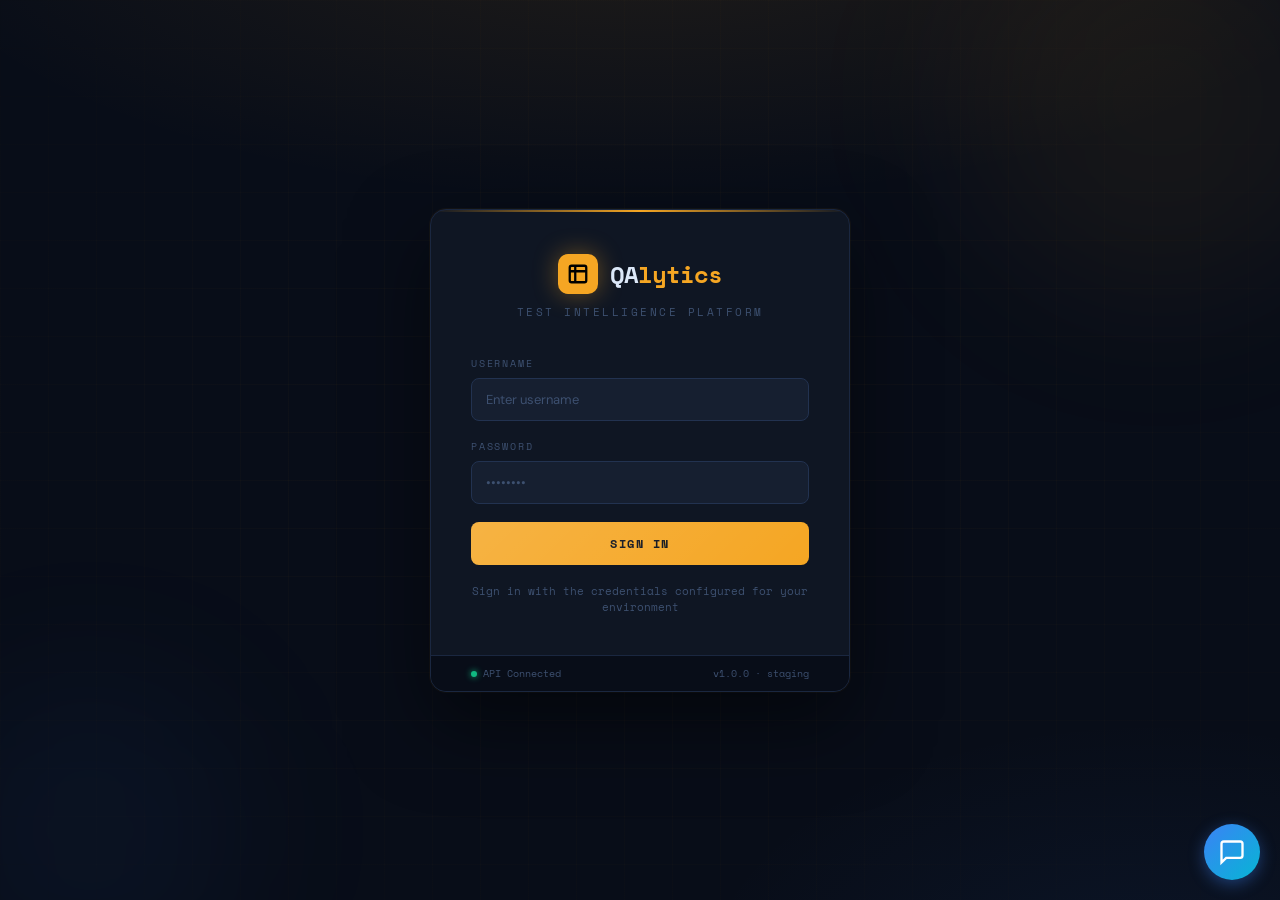
<file: frontend/index.html>
<!DOCTYPE html>
<html lang="en">

<head>
  <meta charset="UTF-8" />
  <meta name="viewport" content="width=device-width,initial-scale=1.0" />
  <title>QAlytics — Test Intelligence Platform</title>
  <link rel="preconnect" href="https://fonts.googleapis.com" />
  <link
    href="https://fonts.googleapis.com/css2?family=Space+Mono:wght@400;700&family=DM+Sans:opsz,wght@9..40,300;9..40,400;9..40,500;9..40,600;9..40,700&display=swap"
    rel="stylesheet" />
  <style>
    /* ═══════════════════════════════════════════════
   DESIGN TOKENS
═══════════════════════════════════════════════ */
    :root {
      --bg: #080d18;
      --bg2: #0f1623;
      --bg3: #161f30;
      --bg4: #1c2840;
      --border: #1a2740;
      --border2: #223250;
      --text: #dce8f8;
      --text2: #7a91b3;
      --text3: #3d5070;
      --amber: #f5a623;
      --amber2: #fbbf24;
      --amber-glow: rgba(245, 166, 35, .15);
      --green: #10b981;
      --green-dim: rgba(16, 185, 129, .12);
      --red: #f43f5e;
      --red-dim: rgba(244, 63, 94, .12);
      --blue: #3b82f6;
      --blue-dim: rgba(59, 130, 246, .12);
      --cyan: #06b6d4;
      --cyan-dim: rgba(6, 182, 212, .12);
      --purple: #8b5cf6;
      --mono: 'Space Mono', monospace;
      --sans: 'DM Sans', sans-serif;
      --nav: 220px;
      --r: 8px;
    }

    *,
    *::before,
    *::after {
      box-sizing: border-box;
      margin: 0;
      padding: 0;
    }

    html {
      font-size: 14px;
      scroll-behavior: smooth;
    }

    body {
      font-family: var(--sans);
      background: var(--bg);
      color: var(--text);
      min-height: 100vh;
      overflow-x: hidden;
    }

    button {
      font-family: var(--sans);
      cursor: pointer;
      border: none;
      outline: none;
    }

    input,
    select,
    textarea {
      font-family: var(--sans);
      outline: none;
    }

    ::-webkit-scrollbar {
      width: 5px;
      height: 5px;
    }

    ::-webkit-scrollbar-track {
      background: var(--bg2);
    }

    ::-webkit-scrollbar-thumb {
      background: var(--border2);
      border-radius: 4px;
    }

    /* ── PAGE ROUTING ── */
    .screen {
      display: none;
    }

    .screen.active {
      display: flex;
    }

    #login-screen {
      align-items: center;
      justify-content: center;
      min-height: 100vh;
      flex-direction: column;
    }

    #app-screen {
      flex-direction: row;
      min-height: 100vh;
    }

    .view {
      display: none;
    }

    .view.active {
      display: block;
    }

    /* ═══════════════════════════════════════════════
   TOAST
═══════════════════════════════════════════════ */
    #toasts {
      position: fixed;
      top: 18px;
      right: 18px;
      z-index: 9999;
      display: flex;
      flex-direction: column;
      gap: 8px;
      pointer-events: none;
    }

    .toast {
      padding: 11px 16px;
      border-radius: var(--r);
      font-family: var(--mono);
      font-size: 11px;
      font-weight: 700;
      border-left: 3px solid;
      min-width: 240px;
      max-width: 340px;
      pointer-events: auto;
      animation: toastIn .28s cubic-bezier(.34, 1.56, .64, 1);
    }

    @keyframes toastIn {
      from {
        transform: translateX(110%);
        opacity: 0
      }

      to {
        transform: translateX(0);
        opacity: 1
      }
    }

    .t-success {
      background: rgba(16, 185, 129, .13);
      border-color: var(--green);
      color: var(--green);
    }

    .t-error {
      background: rgba(244, 63, 94, .13);
      border-color: var(--red);
      color: var(--red);
    }

    .t-info {
      background: rgba(59, 130, 246, .13);
      border-color: var(--blue);
      color: var(--blue);
    }

    .t-warn {
      background: rgba(245, 166, 35, .13);
      border-color: var(--amber);
      color: var(--amber);
    }

    /* ═══════════════════════════════════════════════
   LOGIN SCREEN
═══════════════════════════════════════════════ */
    #login-screen {
      background:
        radial-gradient(ellipse 90% 50% at 50% -10%, rgba(245, 166, 35, .1) 0%, transparent 65%),
        radial-gradient(ellipse 60% 50% at 90% 110%, rgba(59, 130, 246, .07) 0%, transparent 60%),
        var(--bg);
    }

    /* Animated grid */
    .login-grid {
      position: fixed;
      inset: 0;
      pointer-events: none;
      background-image: linear-gradient(rgba(245, 166, 35, .04) 1px, transparent 1px),
        linear-gradient(90deg, rgba(245, 166, 35, .04) 1px, transparent 1px);
      background-size: 48px 48px;
      mask-image: radial-gradient(ellipse 80% 80% at 50% 50%, black, transparent);
      animation: gridPulse 8s ease-in-out infinite alternate;
    }

    @keyframes gridPulse {
      from {
        opacity: .4
      }

      to {
        opacity: 1
      }
    }

    /* Floating orbs */
    .orb {
      position: fixed;
      border-radius: 50%;
      filter: blur(80px);
      pointer-events: none;
      animation: orbFloat linear infinite;
    }

    .orb1 {
      width: 400px;
      height: 400px;
      background: rgba(245, 166, 35, .06);
      top: -100px;
      right: -80px;
      animation-duration: 20s;
    }

    .orb2 {
      width: 300px;
      height: 300px;
      background: rgba(59, 130, 246, .05);
      bottom: -80px;
      left: -60px;
      animation-duration: 25s;
      animation-direction: reverse;
    }

    @keyframes orbFloat {
      0% {
        transform: translateY(0) rotate(0deg)
      }

      100% {
        transform: translateY(-40px) rotate(180deg)
      }
    }

    .login-card {
      position: relative;
      z-index: 1;
      width: 420px;
      background: var(--bg2);
      border: 1px solid var(--border);
      border-radius: 16px;
      overflow: hidden;
      box-shadow: 0 32px 80px rgba(0, 0, 0, .5), 0 0 0 1px rgba(245, 166, 35, .05);
    }

    .login-card::before {
      content: '';
      position: absolute;
      top: 0;
      left: 0;
      right: 0;
      height: 2px;
      background: linear-gradient(90deg, transparent 0%, var(--amber) 50%, transparent 100%);
    }

    .login-inner {
      padding: 44px 40px 40px;
    }

    /* Brand */
    .brand {
      text-align: center;
      margin-bottom: 36px;
    }

    .brand-mark {
      display: inline-flex;
      align-items: center;
      gap: 12px;
      margin-bottom: 10px;
    }

    .brand-icon {
      width: 40px;
      height: 40px;
      background: var(--amber);
      border-radius: 10px;
      display: flex;
      align-items: center;
      justify-content: center;
      box-shadow: 0 0 24px rgba(245, 166, 35, .4);
    }

    .brand-icon svg {
      width: 22px;
      height: 22px;
    }

    .brand-name {
      font-family: var(--mono);
      font-size: 24px;
      font-weight: 700;
      letter-spacing: -1px;
    }

    .brand-name b {
      color: var(--amber);
    }

    .brand-tag {
      font-size: 11px;
      color: var(--text3);
      font-family: var(--mono);
      letter-spacing: 2.5px;
      text-transform: uppercase;
    }

    /* Form */
    .lform-group {
      margin-bottom: 18px;
    }

    .lform-group label {
      display: block;
      font-size: 10px;
      font-family: var(--mono);
      letter-spacing: 1.8px;
      text-transform: uppercase;
      color: var(--text3);
      margin-bottom: 7px;
    }

    .linput {
      width: 100%;
      padding: 12px 14px;
      background: var(--bg3);
      border: 1px solid var(--border2);
      border-radius: var(--r);
      color: var(--text);
      font-size: 13px;
      transition: border-color .2s, box-shadow .2s;
    }

    .linput:focus {
      border-color: var(--amber);
      box-shadow: 0 0 0 3px rgba(245, 166, 35, .12);
    }

    .linput::placeholder {
      color: var(--text3);
    }

    .lbtn {
      width: 100%;
      padding: 13px;
      background: var(--amber);
      color: #080d18;
      font-family: var(--mono);
      font-size: 12px;
      font-weight: 700;
      letter-spacing: 1.5px;
      text-transform: uppercase;
      border-radius: var(--r);
      transition: all .2s;
      position: relative;
      overflow: hidden;
    }

    .lbtn::after {
      content: '';
      position: absolute;
      inset: 0;
      background: linear-gradient(135deg, rgba(255, 255, 255, .15), transparent);
    }

    .lbtn:hover {
      background: var(--amber2);
      box-shadow: 0 0 28px rgba(245, 166, 35, .35), 0 4px 16px rgba(0, 0, 0, .3);
    }

    .lbtn:active {
      transform: scale(.98);
    }

    .lbtn:disabled {
      opacity: .5;
      cursor: not-allowed;
    }

    .hint {
      text-align: center;
      margin-top: 18px;
      font-size: 11px;
      font-family: var(--mono);
      color: var(--text3);
    }

    .hint kbd {
      background: var(--bg3);
      border: 1px solid var(--border2);
      border-radius: 4px;
      padding: 1px 6px;
      color: var(--amber);
      font-family: var(--mono);
    }

    /* Status bar */
    .status-bar {
      padding: 10px 40px;
      background: var(--bg);
      border-top: 1px solid var(--border);
      display: flex;
      justify-content: space-between;
      align-items: center;
      font-family: var(--mono);
      font-size: 10px;
      color: var(--text3);
    }

    .status-dot {
      display: inline-block;
      width: 6px;
      height: 6px;
      border-radius: 50%;
      background: var(--green);
      margin-right: 6px;
      box-shadow: 0 0 6px var(--green);
      animation: pulse 2s ease-in-out infinite;
    }

    @keyframes pulse {

      0%,
      100% {
        opacity: 1
      }

      50% {
        opacity: .4
      }
    }

    /* ═══════════════════════════════════════════════
   APP SHELL — SIDEBAR
═══════════════════════════════════════════════ */
    .sidebar {
      width: var(--nav);
      flex-shrink: 0;
      background: var(--bg2);
      border-right: 1px solid var(--border);
      display: flex;
      flex-direction: column;
      position: sticky;
      top: 0;
      height: 100vh;
      overflow-y: auto;
    }

    .sb-head {
      padding: 22px 18px 18px;
      border-bottom: 1px solid var(--border);
    }

    .sb-logo {
      display: flex;
      align-items: center;
      gap: 10px;
    }

    .sb-logo-icon {
      width: 28px;
      height: 28px;
      background: var(--amber);
      border-radius: 6px;
      display: flex;
      align-items: center;
      justify-content: center;
      flex-shrink: 0;
      box-shadow: 0 0 14px rgba(245, 166, 35, .3);
    }

    .sb-logo-icon svg {
      width: 15px;
      height: 15px;
    }

    .sb-logo-text {
      font-family: var(--mono);
      font-size: 15px;
      font-weight: 700;
      letter-spacing: -.5px;
    }

    .sb-logo-text b {
      color: var(--amber);
    }

    .sb-env {
      margin-top: 4px;
      font-size: 10px;
      color: var(--text3);
      font-family: var(--mono);
      letter-spacing: 1px;
      text-transform: uppercase;
      display: flex;
      align-items: center;
      gap: 5px;
    }

    .env-dot {
      width: 5px;
      height: 5px;
      border-radius: 50%;
      background: var(--amber);
      animation: pulse 2s infinite;
    }

    .sb-section {
      padding: 14px 10px 6px;
    }

    .sb-section-label {
      font-size: 9px;
      color: var(--text3);
      font-family: var(--mono);
      letter-spacing: 2px;
      text-transform: uppercase;
      padding: 0 8px;
      margin-bottom: 4px;
    }

    .nav-item {
      display: flex;
      align-items: center;
      gap: 10px;
      padding: 9px 8px;
      border-radius: 6px;
      font-size: 12px;
      font-weight: 500;
      color: var(--text2);
      cursor: pointer;
      transition: all .15s;
      user-select: none;
      position: relative;
    }

    .nav-item:hover {
      background: var(--bg3);
      color: var(--text);
    }

    .nav-item.active {
      background: var(--amber-glow);
      color: var(--amber);
    }

    .nav-item.active::before {
      content: '';
      position: absolute;
      left: 0;
      top: 20%;
      bottom: 20%;
      width: 2px;
      background: var(--amber);
      border-radius: 1px;
    }

    .nav-item svg {
      width: 14px;
      height: 14px;
      flex-shrink: 0;
    }

    .nb {
      margin-left: auto;
      font-family: var(--mono);
      font-size: 9px;
      background: var(--amber-glow);
      color: var(--amber);
      padding: 1px 6px;
      border-radius: 8px;
    }

    .nb.red {
      background: var(--red-dim);
      color: var(--red);
    }

    .sb-foot {
      margin-top: auto;
      padding: 14px;
      border-top: 1px solid var(--border);
    }

    .uc {
      display: flex;
      align-items: center;
      gap: 10px;
    }

    .uc-av {
      width: 28px;
      height: 28px;
      border-radius: 50%;
      background: linear-gradient(135deg, var(--amber), var(--blue));
      display: flex;
      align-items: center;
      justify-content: center;
      font-family: var(--mono);
      font-size: 10px;
      font-weight: 700;
      color: #000;
      flex-shrink: 0;
    }

    .uc-info {
      flex: 1;
      min-width: 0;
    }

    .uc-name {
      font-size: 12px;
      font-weight: 600;
    }

    .uc-role {
      font-size: 10px;
      color: var(--text3);
      font-family: var(--mono);
    }

    .uc-out {
      background: none;
      color: var(--text3);
      padding: 4px;
      border-radius: 4px;
      transition: color .15s;
    }

    .uc-out:hover {
      color: var(--red);
    }

    .uc-out svg {
      width: 13px;
      height: 13px;
      display: block;
    }

    /* ═══════════════════════════════════════════════
   MAIN CONTENT
═══════════════════════════════════════════════ */
    .main {
      flex: 1;
      overflow-y: auto;
      display: flex;
      flex-direction: column;
    }

    /* Topbar */
    .topbar {
      padding: 18px 28px;
      border-bottom: 1px solid var(--border);
      display: flex;
      align-items: center;
      justify-content: space-between;
      background: var(--bg2);
      position: sticky;
      top: 0;
      z-index: 20;
      backdrop-filter: blur(10px);
    }

    .tb-left .tb-title {
      font-size: 17px;
      font-weight: 600;
    }

    .tb-left .tb-sub {
      font-size: 11px;
      color: var(--text2);
      font-family: var(--mono);
      margin-top: 2px;
    }

    .tb-right {
      display: flex;
      gap: 8px;
      align-items: center;
    }

    /* Buttons */
    .btn {
      display: inline-flex;
      align-items: center;
      gap: 6px;
      padding: 8px 14px;
      border-radius: var(--r);
      font-size: 11px;
      font-family: var(--mono);
      font-weight: 700;
      letter-spacing: .5px;
      text-transform: uppercase;
      transition: all .18s;
      cursor: pointer;
      border: none;
    }

    .btn svg {
      width: 13px;
      height: 13px;
    }

    .btn-amber {
      background: var(--amber);
      color: #000;
    }

    .btn-amber:hover {
      background: var(--amber2);
      box-shadow: 0 0 20px rgba(245, 166, 35, .3);
    }

    .btn-ghost {
      background: var(--bg3);
      color: var(--text2);
      border: 1px solid var(--border2);
    }

    .btn-ghost:hover {
      color: var(--text);
      background: var(--border);
    }

    .btn-green {
      background: var(--green-dim);
      color: var(--green);
      border: 1px solid rgba(16, 185, 129, .25);
    }

    .btn-green:hover {
      background: rgba(16, 185, 129, .22);
    }

    .btn-red {
      background: var(--red-dim);
      color: var(--red);
      border: 1px solid rgba(244, 63, 94, .25);
    }

    .btn-red:hover {
      background: rgba(244, 63, 94, .22);
    }

    .btn-blue {
      background: var(--blue-dim);
      color: var(--blue);
      border: 1px solid rgba(59, 130, 246, .25);
    }

    .btn-blue:hover {
      background: rgba(59, 130, 246, .22);
    }

    .btn-sm {
      padding: 5px 10px;
      font-size: 10px;
    }

    .btn:disabled {
      opacity: .4;
      cursor: not-allowed;
    }

    /* Panel */
    .panel {
      padding: 24px 28px;
    }

    /* ── CARDS ── */
    .card {
      background: var(--bg2);
      border: 1px solid var(--border);
      border-radius: 10px;
      overflow: hidden;
    }

    .card-head {
      padding: 14px 18px;
      border-bottom: 1px solid var(--border);
      display: flex;
      align-items: center;
      justify-content: space-between;
    }

    .ch-title {
      font-size: 10px;
      font-family: var(--mono);
      font-weight: 700;
      text-transform: uppercase;
      letter-spacing: 1.5px;
      color: var(--text2);
      display: flex;
      align-items: center;
      gap: 7px;
    }

    .ch-title svg {
      width: 12px;
      height: 12px;
    }

    .card-body {
      padding: 18px;
    }

    /* ── STAT TILES ── */
    .stats-row {
      display: grid;
      grid-template-columns: repeat(4, 1fr);
      gap: 14px;
      margin-bottom: 20px;
    }

    .stat-tile {
      background: var(--bg2);
      border: 1px solid var(--border);
      border-radius: 10px;
      padding: 18px 18px 16px;
      position: relative;
      overflow: hidden;
      transition: border-color .2s, transform .2s;
      cursor: default;
    }

    .stat-tile:hover {
      border-color: var(--border2);
      transform: translateY(-2px);
    }

    .stat-tile::after {
      content: '';
      position: absolute;
      inset: 0;
      background: linear-gradient(135deg, rgba(255, 255, 255, .012), transparent 60%);
      pointer-events: none;
    }

    .sl {
      font-size: 9px;
      font-family: var(--mono);
      color: var(--text3);
      letter-spacing: 2px;
      text-transform: uppercase;
      margin-bottom: 8px;
    }

    .sv {
      font-size: 30px;
      font-family: var(--mono);
      font-weight: 700;
      line-height: 1;
      margin-bottom: 5px;
    }

    .sv.a {
      color: var(--amber);
    }

    .sv.g {
      color: var(--green);
    }

    .sv.b {
      color: var(--blue);
    }

    .sv.r {
      color: var(--red);
    }

    .sd {
      font-size: 10px;
      color: var(--text3);
      font-family: var(--mono);
    }

    .si {
      position: absolute;
      right: 14px;
      top: 14px;
      width: 30px;
      height: 30px;
      border-radius: 6px;
      display: flex;
      align-items: center;
      justify-content: center;
    }

    .si svg {
      width: 14px;
      height: 14px;
    }

    /* ── BADGES ── */
    .badge {
      display: inline-flex;
      align-items: center;
      gap: 4px;
      padding: 2px 7px;
      border-radius: 4px;
      font-size: 9px;
      font-family: var(--mono);
      font-weight: 700;
      text-transform: uppercase;
      letter-spacing: .5px;
    }

    .badge::before {
      content: '';
      width: 4px;
      height: 4px;
      border-radius: 50%;
    }

    .bg {
      background: var(--green-dim);
      color: var(--green);
    }

    .bg::before {
      background: var(--green);
    }

    .br {
      background: var(--red-dim);
      color: var(--red);
    }

    .br::before {
      background: var(--red);
    }

    .ba {
      background: var(--amber-glow);
      color: var(--amber);
    }

    .ba::before {
      background: var(--amber);
    }

    .bb {
      background: var(--blue-dim);
      color: var(--blue);
    }

    .bb::before {
      background: var(--blue);
    }

    .bc {
      background: var(--cyan-dim);
      color: var(--cyan);
    }

    .bc::before {
      background: var(--cyan);
    }

    .bx {
      background: rgba(122, 145, 179, .1);
      color: var(--text2);
    }

    .bx::before {
      background: var(--text2);
    }

    /* ── TABLE ── */
    .tbl-wrap {
      overflow-x: auto;
    }

    .tbl {
      width: 100%;
      border-collapse: collapse;
      font-size: 12px;
    }

    .tbl th {
      text-align: left;
      padding: 9px 14px;
      font-size: 9px;
      font-family: var(--mono);
      letter-spacing: 1.5px;
      text-transform: uppercase;
      color: var(--text3);
      background: var(--bg3);
      border-bottom: 1px solid var(--border);
      white-space: nowrap;
    }

    .tbl td {
      padding: 11px 14px;
      border-bottom: 1px solid var(--border);
      color: var(--text2);
      vertical-align: middle;
    }

    .tbl tr:last-child td {
      border-bottom: none;
    }

    .tbl tbody tr {
      transition: background .1s;
    }

    .tbl tbody tr:hover {
      background: rgba(255, 255, 255, .018);
    }

    .tbl td:first-child {
      color: var(--text);
      font-weight: 500;
    }

    /* ── FORM ── */
    .fg {
      display: grid;
      grid-template-columns: 1fr 1fr;
      gap: 14px;
    }

    .ff {
      grid-column: 1/-1;
    }

    .field {
      display: flex;
      flex-direction: column;
      gap: 5px;
    }

    .field label {
      font-size: 9px;
      font-family: var(--mono);
      letter-spacing: 1.5px;
      text-transform: uppercase;
      color: var(--text3);
    }

    .fi {
      padding: 9px 12px;
      background: var(--bg3);
      border: 1px solid var(--border2);
      border-radius: 6px;
      color: var(--text);
      font-size: 12px;
      transition: border-color .2s, box-shadow .2s;
      width: 100%;
    }

    .fi:focus {
      border-color: var(--amber);
      box-shadow: 0 0 0 3px rgba(245, 166, 35, .1);
    }

    .fi::placeholder {
      color: var(--text3);
    }

    select.fi {
      appearance: none;
      cursor: pointer;
    }

    textarea.fi {
      resize: vertical;
      min-height: 70px;
      font-family: var(--sans);
    }

    /* ── MODAL ── */
    .modal-bg {
      position: fixed;
      inset: 0;
      background: rgba(0, 0, 0, .75);
      backdrop-filter: blur(5px);
      z-index: 200;
      display: none;
      align-items: center;
      justify-content: center;
      padding: 20px;
    }

    .modal-bg.open {
      display: flex;
      animation: mBgIn .2s ease;
    }

    @keyframes mBgIn {
      from {
        opacity: 0
      }

      to {
        opacity: 1
      }
    }

    .modal {
      background: var(--bg2);
      border: 1px solid var(--border2);
      border-radius: 12px;
      width: 100%;
      max-height: 90vh;
      overflow: hidden;
      display: flex;
      flex-direction: column;
      animation: mIn .22s cubic-bezier(.34, 1.3, .64, 1);
    }

    .modal.sm {
      max-width: 460px;
    }

    .modal.md {
      max-width: 560px;
    }

    .modal.lg {
      max-width: 720px;
    }

    @keyframes mIn {
      from {
        transform: translateY(18px) scale(.97);
        opacity: 0
      }

      to {
        transform: none;
        opacity: 1
      }
    }

    .m-head {
      padding: 18px 22px;
      border-bottom: 1px solid var(--border);
      display: flex;
      align-items: center;
      justify-content: space-between;
      flex-shrink: 0;
    }

    .m-head h3 {
      font-size: 14px;
      font-weight: 600;
    }

    .m-x {
      background: none;
      color: var(--text3);
      padding: 4px;
      border-radius: 4px;
    }

    .m-x:hover {
      color: var(--text);
      background: var(--bg3);
    }

    .m-x svg {
      width: 15px;
      height: 15px;
      display: block;
    }

    .m-body {
      padding: 22px;
      overflow-y: auto;
      flex: 1;
    }

    .m-foot {
      padding: 14px 22px;
      border-top: 1px solid var(--border);
      display: flex;
      justify-content: flex-end;
      gap: 8px;
      flex-shrink: 0;
    }

    /* ── PROGRESS ── */
    .pb {
      height: 5px;
      background: var(--bg3);
      border-radius: 3px;
      overflow: hidden;
    }

    .pbf {
      height: 100%;
      border-radius: 3px;
      transition: width .7s ease;
    }

    .pbf.g {
      background: linear-gradient(90deg, #059669, var(--green));
    }

    .pbf.a {
      background: linear-gradient(90deg, #d97706, var(--amber));
    }

    .pbf.r {
      background: linear-gradient(90deg, #be123c, var(--red));
    }

    /* ── CONSOLE ── */
    .console {
      background: #040810;
      border: 1px solid var(--border);
      border-radius: 8px;
      padding: 14px;
      font-family: var(--mono);
      font-size: 11px;
      line-height: 1.8;
      overflow-y: auto;
    }

    .con-dim {
      color: var(--text3);
    }

    .con-pass {
      color: var(--green);
    }

    .con-fail {
      color: var(--red);
    }

    .con-warn {
      color: var(--amber);
    }

    .con-info {
      color: var(--cyan);
    }

    /* ── TAGS ── */
    .tag-list {
      display: flex;
      flex-wrap: wrap;
      gap: 3px;
    }

    .tag {
      padding: 1px 6px;
      border-radius: 3px;
      font-size: 9px;
      font-family: var(--mono);
      background: rgba(245, 166, 35, .07);
      color: var(--amber);
      border: 1px solid rgba(245, 166, 35, .14);
    }

    /* ── DONUT ── */
    .donut-wrap {
      display: flex;
      align-items: center;
      gap: 18px;
    }

    .d-legend {
      display: flex;
      flex-direction: column;
      gap: 9px;
      flex: 1;
    }

    .d-row {
      display: flex;
      align-items: center;
      gap: 7px;
      font-size: 11px;
    }

    .d-dot {
      width: 7px;
      height: 7px;
      border-radius: 2px;
      flex-shrink: 0;
    }

    .d-pct {
      margin-left: auto;
      font-family: var(--mono);
      font-size: 10px;
      color: var(--text2);
    }

    /* ── RUN CARD ── */
    .run-card {
      background: var(--bg2);
      border: 1px solid var(--border);
      border-radius: 8px;
      padding: 14px 16px;
      display: grid;
      grid-template-columns: 1fr auto;
      gap: 10px;
      align-items: center;
      transition: border-color .18s;
    }

    .run-card:hover {
      border-color: var(--border2);
    }

    .rc-name {
      font-size: 12px;
      font-weight: 600;
      margin-bottom: 3px;
    }

    .rc-meta {
      font-family: var(--mono);
      font-size: 9px;
      color: var(--text3);
    }

    .rc-stats {
      display: flex;
      gap: 14px;
      margin-top: 8px;
      align-items: center;
    }

    .rc-stat {
      font-family: var(--mono);
      font-size: 11px;
    }

    .rc-stat span {
      font-size: 9px;
      color: var(--text3);
    }

    /* ── REPORT CARD ── */
    .report-grid {
      display: grid;
      grid-template-columns: 1fr 1fr;
      gap: 14px;
    }

    .report-card {
      background: var(--bg2);
      border: 1px solid var(--border);
      border-radius: 10px;
      padding: 18px;
      cursor: pointer;
      transition: all .18s;
    }

    .report-card:hover {
      border-color: var(--amber);
      box-shadow: 0 0 0 1px rgba(245, 166, 35, .1), 0 8px 24px rgba(0, 0, 0, .3);
    }

    .rc-icon {
      width: 38px;
      height: 38px;
      border-radius: 8px;
      display: flex;
      align-items: center;
      justify-content: center;
      margin-bottom: 12px;
    }

    .rc-icon svg {
      width: 18px;
      height: 18px;
    }

    .rc-title {
      font-size: 13px;
      font-weight: 600;
      margin-bottom: 3px;
    }

    .rc-desc {
      font-size: 11px;
      color: var(--text2);
      line-height: 1.5;
    }

    .rc-foot {
      margin-top: 12px;
      padding-top: 12px;
      border-top: 1px solid var(--border);
      font-family: var(--mono);
      font-size: 9px;
      color: var(--text3);
      display: flex;
      justify-content: space-between;
    }

    /* ── ACTIVITY ── */
    .act-item {
      padding: 10px 18px;
      border-bottom: 1px solid var(--border);
      display: flex;
      gap: 10px;
      align-items: flex-start;
      transition: background .1s;
    }

    .act-item:last-child {
      border-bottom: none;
    }

    .act-item:hover {
      background: rgba(255, 255, 255, .015);
    }

    .act-dot {
      width: 7px;
      height: 7px;
      border-radius: 50%;
      flex-shrink: 0;
      margin-top: 4px;
    }

    .act-txt {
      font-size: 12px;
      line-height: 1.5;
      flex: 1;
    }

    .act-time {
      font-family: var(--mono);
      font-size: 9px;
      color: var(--text3);
      flex-shrink: 0;
      margin-top: 1px;
    }

    /* ── EMPTY STATE ── */
    .empty {
      text-align: center;
      padding: 40px 20px;
      color: var(--text3);
    }

    .empty svg {
      width: 36px;
      height: 36px;
      margin: 0 auto 10px;
      display: block;
      opacity: .3;
    }

    .empty p {
      font-size: 12px;
    }

    /* ── MISC ── */
    .divider {
      height: 1px;
      background: var(--border);
      margin: 18px 0;
    }

    .two-col {
      display: grid;
      grid-template-columns: 1fr 1fr;
      gap: 16px;
    }

    .three-col {
      display: grid;
      grid-template-columns: 1fr 1fr 1fr;
      gap: 14px;
    }

    .gap-14 {
      display: flex;
      flex-direction: column;
      gap: 14px;
    }

    .gap-10 {
      display: flex;
      flex-direction: column;
      gap: 10px;
    }

    .mb-20 {
      margin-bottom: 20px;
    }

    .mb-14 {
      margin-bottom: 14px;
    }

    .mono {
      font-family: var(--mono);
    }

    .spinner {
      display: inline-block;
      width: 13px;
      height: 13px;
      border: 2px solid rgba(0, 0, 0, .15);
      border-top-color: #000;
      border-radius: 50%;
      animation: spin .5s linear infinite;
    }

    @keyframes spin {
      to {
        transform: rotate(360deg)
      }
    }

    @media(max-width:860px) {
      .sidebar {
        display: none;
      }

      .stats-row {
        grid-template-columns: repeat(2, 1fr);
      }

      .two-col,
      .three-col,
      .report-grid {
        grid-template-columns: 1fr;
      }
    }

    /* ═══════════════════════════════════════════════
   CHAT WIDGET
═══════════════════════════════════════════════ */
    .chat-widget-container {
      position: fixed;
      bottom: 0;
      right: 0;
      z-index: 10000;
      font-family: var(--sans);
    }

    .chat-toggle {
      position: absolute;
      bottom: 20px;
      right: 20px;
      width: 56px;
      height: 56px;
      border-radius: 50%;
      background: linear-gradient(135deg, var(--blue), var(--cyan));
      border: none;
      cursor: pointer;
      display: flex;
      align-items: center;
      justify-content: center;
      color: white;
      box-shadow: 0 4px 16px rgba(59, 130, 246, 0.4);
      transition: all 0.3s ease;
    }

    .chat-toggle:hover {
      transform: scale(1.1);
      box-shadow: 0 6px 20px rgba(59, 130, 246, 0.6);
    }

    .chat-toggle svg {
      width: 28px;
      height: 28px;
    }

    .chat-widget {
      position: fixed;
      bottom: 100px;
      right: 20px;
      width: 380px;
      height: 550px;
      background: var(--bg2);
      border: 1px solid var(--border2);
      border-radius: 12px;
      box-shadow: 0 10px 40px rgba(0, 0, 0, 0.5);
      display: flex;
      flex-direction: column;
      opacity: 0;
      transform: translateY(20px) scale(0.95);
      pointer-events: none;
      transition: all 0.3s ease;
    }

    .chat-widget.open {
      opacity: 1;
      transform: translateY(0) scale(1);
      pointer-events: auto;
    }

    .chat-header {
      padding: 16px;
      border-bottom: 1px solid var(--border);
      display: flex;
      justify-content: space-between;
      align-items: center;
      flex-shrink: 0;
      background: linear-gradient(135deg, rgba(59, 130, 246, 0.1), rgba(6, 182, 212, 0.1));
    }

    .chat-title {
      display: flex;
      align-items: center;
      gap: 10px;
      font-weight: 600;
      color: var(--text);
      font-size: 14px;
    }

    .chat-title svg {
      color: var(--blue);
    }

    .chat-close {
      background: none;
      border: none;
      cursor: pointer;
      color: var(--text2);
      display: flex;
      align-items: center;
      justify-content: center;
      padding: 4px;
      transition: color 0.2s;
    }

    .chat-close:hover {
      color: var(--text);
    }

    .chat-messages {
      flex: 1;
      overflow-y: auto;
      padding: 12px;
      display: flex;
      flex-direction: column;
      gap: 12px;
    }

    .chat-message {
      display: flex;
      gap: 8px;
      margin-bottom: 8px;
    }

    .chat-message.user {
      justify-content: flex-end;
    }

    .chat-bubble {
      max-width: 280px;
      padding: 10px 14px;
      border-radius: 10px;
      font-size: 13px;
      line-height: 1.4;
      word-wrap: break-word;
    }

    .chat-message.assistant .chat-bubble {
      background: var(--bg3);
      color: var(--text);
      border-left: 3px solid var(--blue);
    }

    .chat-message.user .chat-bubble {
      background: linear-gradient(135deg, var(--blue), var(--cyan));
      color: white;
      border-radius: 10px 2px 10px 10px;
    }

    .chat-input-group {
      padding: 12px;
      border-top: 1px solid var(--border);
      display: flex;
      gap: 8px;
      flex-shrink: 0;
    }

    .chat-input {
      flex: 1;
      background: var(--bg3);
      border: 1px solid var(--border2);
      color: var(--text);
      padding: 8px 12px;
      border-radius: 6px;
      font-size: 13px;
      font-family: var(--sans);
      outline: none;
      transition: all 0.2s;
    }

    .chat-input:focus {
      border-color: var(--blue);
      background: var(--bg4);
      box-shadow: 0 0 0 2px rgba(59, 130, 246, 0.1);
    }

    .chat-input::placeholder {
      color: var(--text3);
    }

    .chat-send {
      background: linear-gradient(135deg, var(--blue), var(--cyan));
      border: none;
      color: white;
      width: 34px;
      height: 34px;
      border-radius: 6px;
      cursor: pointer;
      display: flex;
      align-items: center;
      justify-content: center;
      flex-shrink: 0;
      transition: all 0.2s;
    }

    .chat-send:hover {
      transform: translateY(-2px);
      box-shadow: 0 4px 12px rgba(59, 130, 246, 0.4);
    }

    .chat-send:active {
      transform: translateY(0);
    }

    .chat-loading {
      display: flex;
      gap: 4px;
      padding: 10px 14px;
    }

    .chat-loading-dot {
      width: 6px;
      height: 6px;
      border-radius: 50%;
      background: var(--text2);
      animation: bounce 1.4s infinite;
    }

    .chat-loading-dot:nth-child(2) {
      animation-delay: 0.2s;
    }

    .chat-loading-dot:nth-child(3) {
      animation-delay: 0.4s;
    }

    @keyframes bounce {

      0%,
      80%,
      100% {
        opacity: 0.5;
        transform: scale(1);
      }

      40% {
        opacity: 1;
        transform: scale(1.2);
      }
    }

    .chat-messages::-webkit-scrollbar {
      width: 6px;
    }

    .chat-messages::-webkit-scrollbar-track {
      background: transparent;
    }

    .chat-messages::-webkit-scrollbar-thumb {
      background: var(--border2);
      border-radius: 3px;
    }

    .chat-messages::-webkit-scrollbar-thumb:hover {
      background: var(--border);
    }

    @media(max-width:480px) {
      .chat-widget {
        width: calc(100vw - 20px);
        height: 500px;
      }
    }
  </style>
</head>

<body>
  <div id="toasts"></div>

  <!-- ═══════════════════════════════════════════════
     LOGIN SCREEN
═══════════════════════════════════════════════ -->
  <div id="login-screen" class="screen active">
    <div class="login-grid"></div>
    <div class="orb orb1"></div>
    <div class="orb orb2"></div>

    <div class="login-card">
      <div class="login-inner">
        <div class="brand">
          <div class="brand-mark">
            <div class="brand-icon">
              <svg viewBox="0 0 24 24" fill="none" stroke="#000" stroke-width="2.5" stroke-linecap="round">
                <path
                  d="M9 3H5a2 2 0 0 0-2 2v4m6-6h10a2 2 0 0 1 2 2v4M9 3v18m0 0h10a2 2 0 0 0 2-2V9M9 21H5a2 2 0 0 1-2-2V9m0 0h18" />
              </svg>
            </div>
            <div class="brand-name">QA<b>lytics</b></div>
          </div>
          <div class="brand-tag">Test Intelligence Platform</div>
        </div>

        <form id="login-form">
          <div class="lform-group">
            <label>Username</label>
            <input class="linput" id="l-user" type="text" placeholder="Enter username" autocomplete="username" />
          </div>
          <div class="lform-group">
            <label>Password</label>
            <input class="linput" id="l-pass" type="password" placeholder="••••••••" autocomplete="current-password" />
          </div>
          <button type="submit" class="lbtn" id="l-btn">Sign In</button>
        </form>

        <div class="hint">Sign in with the credentials configured for your environment</div>
      </div>
      <div class="status-bar">
        <div><span class="status-dot"></span>API Connected</div>
        <div>v1.0.0 · staging</div>
      </div>
    </div>
  </div>

  <!-- ═══════════════════════════════════════════════
     APP SCREEN
═══════════════════════════════════════════════ -->
  <div id="app-screen" class="screen">

    <!-- SIDEBAR -->
    <aside class="sidebar">
      <div class="sb-head">
        <div class="sb-logo">
          <div class="sb-logo-icon">
            <svg viewBox="0 0 24 24" fill="none" stroke="#000" stroke-width="2.5" stroke-linecap="round">
              <path
                d="M9 3H5a2 2 0 0 0-2 2v4m6-6h10a2 2 0 0 1 2 2v4M9 3v18m0 0h10a2 2 0 0 0 2-2V9M9 21H5a2 2 0 0 1-2-2V9m0 0h18" />
            </svg>
          </div>
          <div>
            <div class="sb-logo-text">QA<b>lytics</b></div>
            <div class="sb-env"><span class="env-dot"></span>staging</div>
          </div>
        </div>
      </div>

      <div class="sb-section">
        <div class="sb-section-label">Overview</div>
        <div class="nav-item active" data-view="dashboard">
          <svg viewBox="0 0 24 24" fill="none" stroke="currentColor" stroke-width="2" stroke-linecap="round">
            <rect x="3" y="3" width="7" height="7" />
            <rect x="14" y="3" width="7" height="7" />
            <rect x="14" y="14" width="7" height="7" />
            <rect x="3" y="14" width="7" height="7" />
          </svg>
          Dashboard
        </div>
      </div>

      <div class="sb-section">
        <div class="sb-section-label">Test Management</div>
        <div class="nav-item" data-view="suites">
          <svg viewBox="0 0 24 24" fill="none" stroke="currentColor" stroke-width="2" stroke-linecap="round">
            <path d="M22 19a2 2 0 0 1-2 2H4a2 2 0 0 1-2-2V5a2 2 0 0 1 2-2h5l2 3h9a2 2 0 0 1 2 2z" />
          </svg>
          Test Suites
          <span class="nb" id="sb-suites-count">4</span>
        </div>
        <div class="nav-item" data-view="cases">
          <svg viewBox="0 0 24 24" fill="none" stroke="currentColor" stroke-width="2" stroke-linecap="round">
            <path
              d="M9 5H7a2 2 0 0 0-2 2v12a2 2 0 0 0 2 2h10a2 2 0 0 0 2-2V7a2 2 0 0 0-2-2h-2M9 5a2 2 0 0 0 2 2h2a2 2 0 0 0 2-2M9 5a2 2 0 0 1 2-2h2a2 2 0 0 1 2 2" />
            <path d="m9 14 2 2 4-4" />
          </svg>
          Test Cases
          <span class="nb" id="sb-cases-count">53</span>
        </div>
      </div>

      <div class="sb-section">
        <div class="sb-section-label">Automation</div>
        <div class="nav-item" data-view="execution">
          <svg viewBox="0 0 24 24" fill="none" stroke="currentColor" stroke-width="2" stroke-linecap="round">
            <polygon points="5 3 19 12 5 21 5 3" />
          </svg>
          Execution
          <span class="nb red" id="sb-runs-count">5</span>
        </div>
        <div class="nav-item" data-view="reports">
          <svg viewBox="0 0 24 24" fill="none" stroke="currentColor" stroke-width="2" stroke-linecap="round">
            <path d="M14 2H6a2 2 0 0 0-2 2v16a2 2 0 0 0 2 2h12a2 2 0 0 0 2-2V8z" />
            <polyline points="14 2 14 8 20 8" />
            <line x1="16" y1="13" x2="8" y2="13" />
            <line x1="16" y1="17" x2="8" y2="17" />
          </svg>
          Reports
        </div>
      </div>

      <div class="sb-foot">
        <div class="uc">
          <div class="uc-av" id="uc-av">AD</div>
          <div class="uc-info">
            <div class="uc-name" id="uc-name">Admin</div>
            <div class="uc-role">QA Engineer</div>
          </div>
          <button class="uc-out" id="logout-btn" title="Sign out">
            <svg viewBox="0 0 24 24" fill="none" stroke="currentColor" stroke-width="2" stroke-linecap="round">
              <path d="M9 21H5a2 2 0 0 1-2-2V5a2 2 0 0 1 2-2h4" />
              <polyline points="16 17 21 12 16 7" />
              <line x1="21" y1="12" x2="9" y2="12" />
            </svg>
          </button>
        </div>
      </div>
    </aside>

    <!-- MAIN -->
    <main class="main">

      <!-- ══════════════════ DASHBOARD VIEW ══════════════════ -->
      <div class="view active" id="view-dashboard">
        <div class="topbar">
          <div class="tb-left">
            <div class="tb-title">Dashboard</div>
            <div class="tb-sub" id="tb-date">Overview</div>
          </div>
          <div class="tb-right">
            <button class="btn btn-ghost" onclick="refreshDashboard()">
              <svg viewBox="0 0 24 24" fill="none" stroke="currentColor" stroke-width="2" stroke-linecap="round">
                <path d="M21.5 2v6h-6M2.5 22v-6h6M2 11.5a10 10 0 0 1 18.8-4.3M22 12.5a10 10 0 0 1-18.8 4.2" />
              </svg>
              Refresh
            </button>
            <button class="btn btn-green" onclick="openModal('m-run')">
              <svg viewBox="0 0 24 24" fill="none" stroke="currentColor" stroke-width="2" stroke-linecap="round">
                <polygon points="5 3 19 12 5 21 5 3" />
              </svg>
              Run Tests
            </button>
            <button class="btn btn-amber" onclick="openModal('m-case')">
              <svg viewBox="0 0 24 24" fill="none" stroke="currentColor" stroke-width="2" stroke-linecap="round">
                <line x1="12" y1="5" x2="12" y2="19" />
                <line x1="5" y1="12" x2="19" y2="12" />
              </svg>
              New Case
            </button>
          </div>
        </div>

        <div class="panel">
          <!-- Stat tiles -->
          <div class="stats-row">
            <div class="stat-tile">
              <div class="sl">Total Suites</div>
              <div class="sv a" id="st-suites">4</div>
              <div class="sd">3 active · 1 inactive</div>
              <div class="si" style="background:var(--amber-glow)">
                <svg viewBox="0 0 24 24" fill="none" stroke="var(--amber)" stroke-width="2" stroke-linecap="round">
                  <path d="M22 19a2 2 0 0 1-2 2H4a2 2 0 0 1-2-2V5a2 2 0 0 1 2-2h5l2 3h9a2 2 0 0 1 2 2z" />
                </svg>
              </div>
            </div>
            <div class="stat-tile">
              <div class="sl">Test Cases</div>
              <div class="sv b" id="st-cases">53</div>
              <div class="sd">↑ 7 added this week</div>
              <div class="si" style="background:var(--blue-dim)">
                <svg viewBox="0 0 24 24" fill="none" stroke="var(--blue)" stroke-width="2" stroke-linecap="round">
                  <path
                    d="M9 5H7a2 2 0 0 0-2 2v12a2 2 0 0 0 2 2h10a2 2 0 0 0 2-2V7a2 2 0 0 0-2-2h-2M9 5a2 2 0 0 0 2 2h2a2 2 0 0 0 2-2M9 5a2 2 0 0 1 2-2h2a2 2 0 0 1 2 2" />
                </svg>
              </div>
            </div>
            <div class="stat-tile">
              <div class="sl">Avg Pass Rate</div>
              <div class="sv g" id="st-pass">88.6%</div>
              <div class="sd">↑ 2.1% vs last week</div>
              <div class="si" style="background:var(--green-dim)">
                <svg viewBox="0 0 24 24" fill="none" stroke="var(--green)" stroke-width="2" stroke-linecap="round">
                  <polyline points="20 6 9 17 4 12" />
                </svg>
              </div>
            </div>
            <div class="stat-tile">
              <div class="sl">Runs This Week</div>
              <div class="sv a" id="st-runs">5</div>
              <div class="sd">Last run 1h ago</div>
              <div class="si" style="background:var(--amber-glow)">
                <svg viewBox="0 0 24 24" fill="none" stroke="var(--amber)" stroke-width="2" stroke-linecap="round">
                  <polygon points="5 3 19 12 5 21 5 3" />
                </svg>
              </div>
            </div>
          </div>

          <!-- Chart + Recent runs -->
          <div class="two-col mb-20">
            <div class="card">
              <div class="card-head">
                <div class="ch-title">
                  <svg viewBox="0 0 24 24" fill="none" stroke="currentColor" stroke-width="2" stroke-linecap="round">
                    <polyline points="23 6 13.5 15.5 8.5 10.5 1 18" />
                  </svg>
                  Pass Rate Trend
                </div>
                <span class="badge bg">Last 5 Runs</span>
              </div>
              <div style="padding:14px 16px"><canvas id="trend-chart" height="120"></canvas></div>
            </div>
            <div class="card">
              <div class="card-head">
                <div class="ch-title">
                  <svg viewBox="0 0 24 24" fill="none" stroke="currentColor" stroke-width="2" stroke-linecap="round">
                    <circle cx="12" cy="12" r="10" />
                    <polyline points="12 6 12 12 16 14" />
                  </svg>
                  Recent Runs
                </div>
                <button class="btn btn-ghost btn-sm" onclick="toast('Refreshed','success')">↻</button>
              </div>
              <div id="recent-runs-list"></div>
            </div>
          </div>

          <!-- Bottom 3-col -->
          <div class="three-col">
            <!-- Top failures -->
            <div class="card">
              <div class="card-head">
                <div class="ch-title">
                  <svg viewBox="0 0 24 24" fill="none" stroke="currentColor" stroke-width="2" stroke-linecap="round">
                    <circle cx="12" cy="12" r="10" />
                    <line x1="12" y1="8" x2="12" y2="12" />
                    <line x1="12" y1="16" x2="12.01" y2="16" />
                  </svg>
                  Top Failures
                </div>
              </div>
              <div id="top-failures"></div>
            </div>

            <!-- Donut -->
            <div class="card">
              <div class="card-head">
                <div class="ch-title">
                  <svg viewBox="0 0 24 24" fill="none" stroke="currentColor" stroke-width="2" stroke-linecap="round">
                    <circle cx="12" cy="12" r="10" />
                    <path d="M12 2a10 10 0 0 1 10 10" />
                  </svg>
                  Result Split
                </div>
              </div>
              <div class="card-body">
                <div class="donut-wrap">
                  <svg width="100" height="100" viewBox="0 0 120 120" id="donut-svg"></svg>
                  <div class="d-legend" id="donut-legend"></div>
                </div>
              </div>
            </div>

            <!-- Activity -->
            <div class="card">
              <div class="card-head">
                <div class="ch-title">
                  <svg viewBox="0 0 24 24" fill="none" stroke="currentColor" stroke-width="2" stroke-linecap="round">
                    <path d="M22 12h-4l-3 9L9 3l-3 9H2" />
                  </svg>
                  Activity
                </div>
              </div>
              <div id="activity-feed"></div>
            </div>
          </div>
        </div>
      </div>

      <!-- ══════════════════ TEST SUITES VIEW ══════════════════ -->
      <div class="view" id="view-suites">
        <div class="topbar">
          <div class="tb-left">
            <div class="tb-title">Test Suites</div>
            <div class="tb-sub">Organize test cases into logical groups</div>
          </div>
          <div class="tb-right">
            <button class="btn btn-amber" onclick="openModal('m-suite')">
              <svg viewBox="0 0 24 24" fill="none" stroke="currentColor" stroke-width="2" stroke-linecap="round">
                <line x1="12" y1="5" x2="12" y2="19" />
                <line x1="5" y1="12" x2="19" y2="12" />
              </svg>
              New Suite
            </button>
          </div>
        </div>
        <div class="panel">
          <div class="card">
            <div class="tbl-wrap">
              <table class="tbl">
                <thead>
                  <tr>
                    <th>ID</th>
                    <th>Name</th>
                    <th>Description</th>
                    <th>Cases</th>
                    <th>Status</th>
                    <th>Actions</th>
                  </tr>
                </thead>
                <tbody id="suites-tbody"></tbody>
              </table>
            </div>
          </div>
        </div>
      </div>

      <!-- ══════════════════ TEST CASES VIEW ══════════════════ -->
      <div class="view" id="view-cases">
        <div class="topbar">
          <div class="tb-left">
            <div class="tb-title">Test Cases</div>
            <div class="tb-sub">Manage · Browse · Filter</div>
          </div>
          <div class="tb-right">
            <select class="fi" id="filter-suite" style="width:140px" onchange="renderCases()">
              <option value="">All Suites</option>
            </select>
            <select class="fi" id="filter-priority" style="width:120px" onchange="renderCases()">
              <option value="">All Priorities</option>
              <option value="critical">Critical</option>
              <option value="high">High</option>
              <option value="medium">Medium</option>
              <option value="low">Low</option>
            </select>
            <button class="btn btn-amber" onclick="openModal('m-case')">
              <svg viewBox="0 0 24 24" fill="none" stroke="currentColor" stroke-width="2" stroke-linecap="round">
                <line x1="12" y1="5" x2="12" y2="19" />
                <line x1="5" y1="12" x2="19" y2="12" />
              </svg>
              Add Test Case
            </button>
          </div>
        </div>
        <div class="panel">
          <div class="card">
            <div class="tbl-wrap">
              <table class="tbl">
                <thead>
                  <tr>
                    <th>ID</th>
                    <th>Title</th>
                    <th>Suite</th>
                    <th>Priority</th>
                    <th>Status</th>
                    <th>Tags</th>
                    <th>Actions</th>
                  </tr>
                </thead>
                <tbody id="cases-tbody"></tbody>
              </table>
            </div>
          </div>
        </div>
      </div>

      <!-- ══════════════════ EXECUTION VIEW ══════════════════ -->
      <div class="view" id="view-execution">
        <div class="topbar">
          <div class="tb-left">
            <div class="tb-title">Test Execution</div>
            <div class="tb-sub">Trigger · Monitor · Analyze</div>
          </div>
          <div class="tb-right">
            <button class="btn btn-green" onclick="openModal('m-run')">
              <svg viewBox="0 0 24 24" fill="none" stroke="currentColor" stroke-width="2" stroke-linecap="round">
                <polygon points="5 3 19 12 5 21 5 3" />
              </svg>
              Trigger Run
            </button>
          </div>
        </div>
        <div class="panel">
          <!-- Quick Trigger Card -->
          <div class="card mb-20">
            <div class="card-head">
              <div class="ch-title">
                <svg viewBox="0 0 24 24" fill="none" stroke="currentColor" stroke-width="2" stroke-linecap="round">
                  <polygon points="5 3 19 12 5 21 5 3" />
                </svg>
                Quick Trigger
              </div>
              <span class="badge bc">Pytest + Allure</span>
            </div>
            <div class="card-body">
              <div style="display:grid;grid-template-columns:1fr 1fr 1fr auto;gap:12px;align-items:end;">
                <div class="field">
                  <label>Run Name</label>
                  <input class="fi" id="qt-name" placeholder="Nightly Smoke #6" />
                </div>
                <div class="field">
                  <label>Suite</label>
                  <select class="fi" id="qt-suite">
                    <option value="">All Suites</option>
                    <option value="1">Smoke Tests</option>
                    <option value="2">Regression</option>
                    <option value="3">API Tests</option>
                    <option value="4">UI E2E</option>
                  </select>
                </div>
                <div class="field">
                  <label>Environment</label>
                  <select class="fi" id="qt-env">
                    <option value="staging">Staging</option>
                    <option value="production">Production</option>
                    <option value="dev">Dev</option>
                  </select>
                </div>
                <button class="btn btn-green" id="qt-btn" onclick="triggerQuickRun()">
                  <svg viewBox="0 0 24 24" fill="none" stroke="currentColor" stroke-width="2" stroke-linecap="round">
                    <polygon points="5 3 19 12 5 21 5 3" />
                  </svg>
                  Run
                </button>
              </div>
            </div>
          </div>

          <div class="two-col mb-20">
            <!-- Console -->
            <div class="card">
              <div class="card-head">
                <div class="ch-title">
                  <svg viewBox="0 0 24 24" fill="none" stroke="currentColor" stroke-width="2" stroke-linecap="round">
                    <polyline points="4 17 10 11 4 5" />
                    <line x1="12" y1="19" x2="20" y2="19" />
                  </svg>
                  Execution Console
                </div>
                <div style="display:flex;gap:5px">
                  <div style="width:7px;height:7px;border-radius:50%;background:var(--red)"></div>
                  <div style="width:7px;height:7px;border-radius:50%;background:var(--amber)"></div>
                  <div style="width:7px;height:7px;border-radius:50%;background:var(--green)"></div>
                </div>
              </div>
              <div style="padding:12px">
                <div class="console" id="exec-console" style="height:220px">
                  <div class="con-dim">// QAlytics Execution Console v1.0</div>
                  <div class="con-dim">// Waiting for trigger…</div>
                </div>
              </div>
            </div>

            <!-- Live stats -->
            <div class="card">
              <div class="card-head">
                <div class="ch-title">
                  <svg viewBox="0 0 24 24" fill="none" stroke="currentColor" stroke-width="2" stroke-linecap="round">
                    <path d="M22 12h-4l-3 9L9 3l-3 9H2" />
                  </svg>
                  Live Run Stats
                </div>
              </div>
              <div class="card-body">
                <div style="display:grid;grid-template-columns:1fr 1fr;gap:14px;margin-bottom:16px">
                  <div
                    style="background:var(--bg3);border:1px solid var(--border);border-radius:8px;padding:14px;text-align:center">
                    <div
                      style="font-size:9px;font-family:var(--mono);color:var(--text3);letter-spacing:1.5px;text-transform:uppercase;margin-bottom:6px">
                      Passed</div>
                    <div style="font-size:26px;font-family:var(--mono);font-weight:700;color:var(--green)" id="ls-pass">
                      —</div>
                  </div>
                  <div
                    style="background:var(--bg3);border:1px solid var(--border);border-radius:8px;padding:14px;text-align:center">
                    <div
                      style="font-size:9px;font-family:var(--mono);color:var(--text3);letter-spacing:1.5px;text-transform:uppercase;margin-bottom:6px">
                      Failed</div>
                    <div style="font-size:26px;font-family:var(--mono);font-weight:700;color:var(--red)" id="ls-fail">—
                    </div>
                  </div>
                  <div
                    style="background:var(--bg3);border:1px solid var(--border);border-radius:8px;padding:14px;text-align:center">
                    <div
                      style="font-size:9px;font-family:var(--mono);color:var(--text3);letter-spacing:1.5px;text-transform:uppercase;margin-bottom:6px">
                      Skipped</div>
                    <div style="font-size:26px;font-family:var(--mono);font-weight:700;color:var(--amber)" id="ls-skip">
                      —</div>
                  </div>
                  <div
                    style="background:var(--bg3);border:1px solid var(--border);border-radius:8px;padding:14px;text-align:center">
                    <div
                      style="font-size:9px;font-family:var(--mono);color:var(--text3);letter-spacing:1.5px;text-transform:uppercase;margin-bottom:6px">
                      Duration</div>
                    <div style="font-size:26px;font-family:var(--mono);font-weight:700;color:var(--cyan)" id="ls-dur">—
                    </div>
                  </div>
                </div>
                <div style="margin-bottom:8px">
                  <div
                    style="display:flex;justify-content:space-between;font-family:var(--mono);font-size:9px;color:var(--text3);margin-bottom:5px">
                    <span>Progress</span><span id="ls-pct">0%</span>
                  </div>
                  <div class="pb">
                    <div class="pbf g" id="ls-bar" style="width:0%"></div>
                  </div>
                </div>
                <div style="font-family:var(--mono);font-size:9px;color:var(--text3);text-align:center" id="ls-status">
                  Idle</div>
              </div>
            </div>
          </div>

          <!-- Run History -->
          <div class="card">
            <div class="card-head">
              <div class="ch-title">
                <svg viewBox="0 0 24 24" fill="none" stroke="currentColor" stroke-width="2" stroke-linecap="round">
                  <circle cx="12" cy="12" r="10" />
                  <polyline points="12 6 12 12 16 14" />
                </svg>
                Run History
              </div>
              <button class="btn btn-ghost btn-sm" onclick="renderRunHistory()">↻ Refresh</button>
            </div>
            <div style="padding:12px;display:flex;flex-direction:column;gap:8px" id="run-history"></div>
          </div>
        </div>
      </div>

      <!-- ══════════════════ REPORTS VIEW ══════════════════ -->
      <div class="view" id="view-reports">
        <div class="topbar">
          <div class="tb-left">
            <div class="tb-title">Reports</div>
            <div class="tb-sub">Analytics · Trends · Exports</div>
          </div>
          <div class="tb-right">
            <button class="btn btn-ghost" onclick="renderReports()">
              <svg viewBox="0 0 24 24" fill="none" stroke="currentColor" stroke-width="2" stroke-linecap="round">
                <path d="M21.5 2v6h-6M2.5 22v-6h6M2 11.5a10 10 0 0 1 18.8-4.3M22 12.5a10 10 0 0 1-18.8 4.2" />
              </svg>
              Refresh
            </button>
            <button class="btn btn-blue" onclick="toast('Exporting CSV…','info')">
              <svg viewBox="0 0 24 24" fill="none" stroke="currentColor" stroke-width="2" stroke-linecap="round">
                <path d="M21 15v4a2 2 0 0 1-2 2H5a2 2 0 0 1-2-2v-4" />
                <polyline points="7 10 12 15 17 10" />
                <line x1="12" y1="15" x2="12" y2="3" />
              </svg>
              Export CSV
            </button>
          </div>
        </div>
        <div class="panel">

          <!-- Summary row -->
          <div class="stats-row mb-20">
            <div class="stat-tile">
              <div class="sl">Total Runs</div>
              <div class="sv a" id="rp-total-runs">0</div>
              <div class="sd">All time</div>
              <div class="si" style="background:var(--amber-glow)"><svg viewBox="0 0 24 24" fill="none"
                  stroke="var(--amber)" stroke-width="2" stroke-linecap="round">
                  <polygon points="5 3 19 12 5 21 5 3" />
                </svg></div>
            </div>
            <div class="stat-tile">
              <div class="sl">Total Assertions</div>
              <div class="sv b" id="rp-total-results">0</div>
              <div class="sd">Stored test results</div>
              <div class="si" style="background:var(--blue-dim)"><svg viewBox="0 0 24 24" fill="none"
                  stroke="var(--blue)" stroke-width="2" stroke-linecap="round">
                  <polyline points="20 6 9 17 4 12" />
                </svg></div>
            </div>
            <div class="stat-tile">
              <div class="sl">Flaky Tests</div>
              <div class="sv r" id="rp-flaky-count">0</div>
              <div class="sd">Needs attention</div>
              <div class="si" style="background:var(--red-dim)"><svg viewBox="0 0 24 24" fill="none" stroke="var(--red)"
                  stroke-width="2" stroke-linecap="round">
                  <path d="M13 2L3 14h9l-1 8 10-12h-9l1-8z" />
                </svg></div>
            </div>
            <div class="stat-tile">
              <div class="sl">Avg Duration</div>
              <div class="sv g" id="rp-avg-duration">0.0s</div>
              <div class="sd">Per run</div>
              <div class="si" style="background:var(--green-dim)"><svg viewBox="0 0 24 24" fill="none"
                  stroke="var(--green)" stroke-width="2" stroke-linecap="round">
                  <circle cx="12" cy="12" r="10" />
                  <polyline points="12 6 12 12 16 14" />
                </svg></div>
            </div>
          </div>

          <!-- Charts row -->
          <div class="two-col mb-20">
            <div class="card">
              <div class="card-head">
                <div class="ch-title">Pass Rate Trend (All Runs)</div>
              </div>
              <div style="padding:14px 16px"><canvas id="report-trend-chart" height="130"></canvas></div>
            </div>
            <div class="card">
              <div class="card-head">
                <div class="ch-title">Flaky Test Analysis</div><span class="badge br" id="rp-flaky-badge">0 Flaky</span>
              </div>
              <div style="padding:0">
                <table class="tbl">
                  <thead>
                    <tr>
                      <th>Test Case</th>
                      <th>Runs</th>
                      <th>Pass</th>
                      <th>Fail</th>
                      <th>Flakiness</th>
                    </tr>
                  </thead>
                  <tbody id="report-flaky-tbody"></tbody>
                </table>
              </div>
            </div>
          </div>

          <!-- Report cards -->
          <div
            style="font-family:var(--mono);font-size:9px;color:var(--text3);letter-spacing:1.5px;text-transform:uppercase;margin-bottom:12px;padding-bottom:10px;border-bottom:1px solid var(--border)">
            Available Reports</div>
          <div class="report-grid">
            <div class="report-card" onclick="viewReport('allure')">
              <div class="rc-icon" style="background:var(--amber-glow)">
                <svg viewBox="0 0 24 24" fill="none" stroke="var(--amber)" stroke-width="2" stroke-linecap="round">
                  <path d="M14 2H6a2 2 0 0 0-2 2v16a2 2 0 0 0 2 2h12a2 2 0 0 0 2-2V8z" />
                  <polyline points="14 2 14 8 20 8" />
                  <line x1="16" y1="13" x2="8" y2="13" />
                  <line x1="16" y1="17" x2="8" y2="17" />
                </svg>
              </div>
              <div class="rc-title">Allure Report</div>
              <div class="rc-desc">Full interactive HTML report with history, timelines, categories, and test steps.
              </div>
              <div class="rc-foot"><span>HTML · Interactive</span><span class="badge bg">Ready</span></div>
            </div>
            <div class="report-card" onclick="viewReport('flaky')">
              <div class="rc-icon" style="background:rgba(139,92,246,.12)">
                <svg viewBox="0 0 24 24" fill="none" stroke="var(--purple)" stroke-width="2" stroke-linecap="round">
                  <path d="M13 2L3 14h9l-1 8 10-12h-9l1-8z" />
                </svg>
              </div>
              <div class="rc-title">Flaky Test Analysis</div>
              <div class="rc-desc">Detect tests that intermittently pass and fail. Ranked by flakiness percentage.</div>
              <div class="rc-foot"><span>Analytics · Live</span><span class="badge br">2 Flaky</span></div>
            </div>
            <div class="report-card" onclick="viewReport('trend')">
              <div class="rc-icon" style="background:var(--green-dim)">
                <svg viewBox="0 0 24 24" fill="none" stroke="var(--green)" stroke-width="2" stroke-linecap="round">
                  <polyline points="23 6 13.5 15.5 8.5 10.5 1 18" />
                  <polyline points="17 6 23 6 23 12" />
                </svg>
              </div>
              <div class="rc-title">Pass Rate Trends</div>
              <div class="rc-desc">Historical pass/fail rate chart over time, segmented by suite and environment.</div>
              <div class="rc-foot"><span>Chart · Historical</span><span>Last 5 runs</span></div>
            </div>
            <div class="report-card" onclick="viewReport('coverage')">
              <div class="rc-icon" style="background:var(--blue-dim)">
                <svg viewBox="0 0 24 24" fill="none" stroke="var(--blue)" stroke-width="2" stroke-linecap="round">
                  <circle cx="12" cy="12" r="10" />
                  <path d="M12 8v4l3 3" />
                </svg>
              </div>
              <div class="rc-title">Coverage Summary</div>
              <div class="rc-desc">Breakdown of test coverage by suite, priority, and tag with gap analysis.</div>
              <div class="rc-foot"><span>Summary · Export</span><span>CSV ready</span></div>
            </div>
          </div>
        </div>
      </div>

    </main>
  </div>

  <!-- ═══════════════════════════════════════════════
     MODALS
═══════════════════════════════════════════════ -->

  <!-- Add Test Case -->
  <div class="modal-bg" id="m-case">
    <div class="modal md">
      <div class="m-head">
        <h3>Add Test Case</h3><button class="m-x" onclick="closeModal('m-case')"><svg viewBox="0 0 24 24" fill="none"
            stroke="currentColor" stroke-width="2" stroke-linecap="round">
            <line x1="18" y1="6" x2="6" y2="18" />
            <line x1="6" y1="6" x2="18" y2="18" />
          </svg></button>
      </div>
      <div class="m-body">
        <div class="fg">
          <div class="field ff"><label>Title *</label><input class="fi" id="c-title"
              placeholder="e.g. Verify login with valid credentials" /></div>
          <div class="field"><label>Suite *</label><select class="fi" id="c-suite">
              <option value="">Select suite…</option>
              <option value="1">Smoke Tests</option>
              <option value="2">Regression</option>
              <option value="3">API Tests</option>
              <option value="4">UI E2E</option>
            </select></div>
          <div class="field"><label>Priority</label><select class="fi" id="c-priority">
              <option value="medium">Medium</option>
              <option value="high">High</option>
              <option value="critical">Critical</option>
              <option value="low">Low</option>
            </select></div>
          <div class="field"><label>Status</label><select class="fi" id="c-status">
              <option value="active">Active</option>
              <option value="inactive">Inactive</option>
              <option value="deprecated">Deprecated</option>
            </select></div>
          <div class="field"><label>Tags</label><input class="fi" id="c-tags" placeholder="smoke, login, auth" /></div>
          <div class="field"><label>Pytest Node ID</label><input class="fi" id="c-node"
              placeholder="automation/ui/test_login.py::test_fn" style="font-family:var(--mono);font-size:10px" /></div>
          <div class="field ff"><label>Description</label><textarea class="fi" id="c-desc"
              placeholder="What does this test verify?"></textarea></div>
        </div>
      </div>
      <div class="m-foot">
        <button class="btn btn-ghost" onclick="closeModal('m-case')">Cancel</button>
        <button class="btn btn-amber" onclick="saveCase()">Save Test Case</button>
      </div>
    </div>
  </div>

  <!-- Add Suite -->
  <div class="modal-bg" id="m-suite">
    <div class="modal sm">
      <div class="m-head">
        <h3>New Test Suite</h3><button class="m-x" onclick="closeModal('m-suite')"><svg viewBox="0 0 24 24" fill="none"
            stroke="currentColor" stroke-width="2" stroke-linecap="round">
            <line x1="18" y1="6" x2="6" y2="18" />
            <line x1="6" y1="6" x2="18" y2="18" />
          </svg></button>
      </div>
      <div class="m-body">
        <div class="gap-14">
          <div class="field"><label>Suite Name *</label><input class="fi" id="s-name" placeholder="e.g. Smoke Tests" />
          </div>
          <div class="field"><label>Description</label><textarea class="fi" id="s-desc"
              placeholder="What does this suite cover?"></textarea></div>
        </div>
      </div>
      <div class="m-foot">
        <button class="btn btn-ghost" onclick="closeModal('m-suite')">Cancel</button>
        <button class="btn btn-amber" onclick="saveSuite()">Create Suite</button>
      </div>
    </div>
  </div>

  <!-- Trigger Run -->
  <div class="modal-bg" id="m-run">
    <div class="modal md">
      <div class="m-head">
        <h3>Trigger Test Run</h3><button class="m-x" onclick="closeModal('m-run')"><svg viewBox="0 0 24 24" fill="none"
            stroke="currentColor" stroke-width="2" stroke-linecap="round">
            <line x1="18" y1="6" x2="6" y2="18" />
            <line x1="6" y1="6" x2="18" y2="18" />
          </svg></button>
      </div>
      <div class="m-body">
        <div class="fg">
          <div class="field ff"><label>Run Name *</label><input class="fi" id="r-name"
              placeholder="e.g. Nightly Smoke #6" /></div>
          <div class="field"><label>Suite</label><select class="fi" id="r-suite">
              <option value="">All Suites</option>
              <option value="1">Smoke Tests</option>
              <option value="2">Regression</option>
              <option value="3">API Tests</option>
              <option value="4">UI E2E</option>
            </select></div>
          <div class="field"><label>Environment</label><select class="fi" id="r-env">
              <option value="staging">Staging</option>
              <option value="production">Production</option>
              <option value="dev">Development</option>
            </select></div>
          <div class="field"><label>Marker Expression</label><input class="fi" id="r-marker"
              placeholder="smoke or regression" /></div>
          <div class="field ff"><label>Triggered By</label><input class="fi" id="r-by" value="Admin"
              placeholder="Your name" /></div>
        </div>
      </div>
      <div class="m-foot">
        <button class="btn btn-ghost" onclick="closeModal('m-run')">Cancel</button>
        <button class="btn btn-green" onclick="triggerRun()">
          <svg viewBox="0 0 24 24" fill="none" stroke="currentColor" stroke-width="2" stroke-linecap="round">
            <polygon points="5 3 19 12 5 21 5 3" />
          </svg>
          Trigger Run
        </button>
      </div>
    </div>
  </div>

  <!-- Report Modal -->
  <div class="modal-bg" id="m-report">
    <div class="modal lg">
      <div class="m-head">
        <h3 id="report-title">Report</h3><button class="m-x" onclick="closeModal('m-report')"><svg viewBox="0 0 24 24"
            fill="none" stroke="currentColor" stroke-width="2" stroke-linecap="round">
            <line x1="18" y1="6" x2="6" y2="18" />
            <line x1="6" y1="6" x2="18" y2="18" />
          </svg></button>
      </div>
      <div class="m-body" id="report-body"></div>
      <div class="m-foot"><button class="btn btn-ghost" onclick="closeModal('m-report')">Close</button></div>
    </div>
  </div>


  <!-- Chat Widget Container -->
  <div id="chat-widget-container" class="chat-widget-container">
    <div class="chat-widget">
      <div class="chat-header">
        <div class="chat-title">
          <svg width="20" height="20" viewBox="0 0 24 24" fill="none" stroke="currentColor" stroke-width="2">
            <path d="M21 15a2 2 0 0 1-2 2H7l-4 4V5a2 2 0 0 1 2-2h14a2 2 0 0 1 2 2z" />
          </svg>
          <span>Qalytics Assistant</span>
        </div>
        <button class="chat-close" onclick="toggleChatWidget()">
          <svg width="18" height="18" viewBox="0 0 24 24" fill="none" stroke="currentColor" stroke-width="2">
            <line x1="18" y1="6" x2="6" y2="18" />
            <line x1="6" y1="6" x2="18" y2="18" />
          </svg>
        </button>
      </div>
      <div class="chat-messages" id="chat-messages"></div>
      <div class="chat-input-group">
        <input type="text" id="chat-input" class="chat-input" placeholder="Ask about tests, results, coverage...">
        <button class="chat-send" onclick="sendChatMessage()">
          <svg width="18" height="18" viewBox="0 0 24 24" fill="none" stroke="currentColor" stroke-width="2">
            <line x1="22" y1="2" x2="11" y2="13" />
            <polygon points="22 2 15 22 11 13 2 9 22 2" />
          </svg>
        </button>
      </div>
    </div>
    <button class="chat-toggle" onclick="toggleChatWidget()">
      <svg width="24" height="24" viewBox="0 0 24 24" fill="currentColor">
        <path d="M21 15a2 2 0 0 1-2 2H7l-4 4V5a2 2 0 0 1 2-2h14a2 2 0 0 1 2 2z" stroke="currentColor" stroke-width="2"
          fill="none" />
      </svg>
    </button>
  </div>

  <script src="script.js"></script>

</html>
</file>
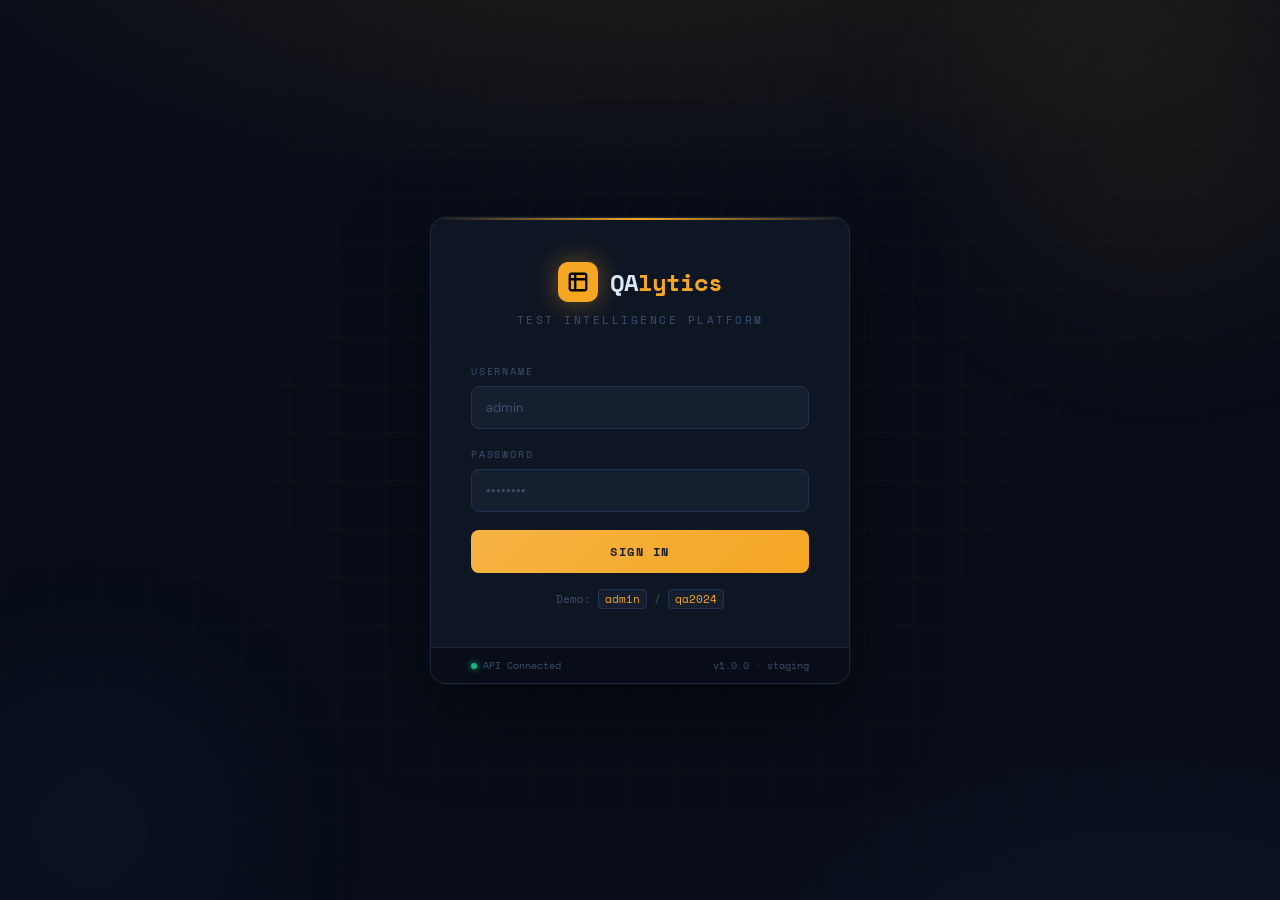
<file: qalytics_complete.html>
<!DOCTYPE html>
<html lang="en">
<head>
<meta charset="UTF-8"/>
<meta name="viewport" content="width=device-width,initial-scale=1.0"/>
<title>QAlytics — Test Intelligence Platform</title>
<link rel="preconnect" href="https://fonts.googleapis.com"/>
<link href="https://fonts.googleapis.com/css2?family=Space+Mono:wght@400;700&family=DM+Sans:opsz,wght@9..40,300;9..40,400;9..40,500;9..40,600;9..40,700&display=swap" rel="stylesheet"/>
<style>
/* ═══════════════════════════════════════════════
   DESIGN TOKENS
═══════════════════════════════════════════════ */
:root{
  --bg:#080d18; --bg2:#0f1623; --bg3:#161f30; --bg4:#1c2840;
  --border:#1a2740; --border2:#223250;
  --text:#dce8f8; --text2:#7a91b3; --text3:#3d5070;
  --amber:#f5a623; --amber2:#fbbf24; --amber-glow:rgba(245,166,35,.15);
  --green:#10b981; --green-dim:rgba(16,185,129,.12);
  --red:#f43f5e; --red-dim:rgba(244,63,94,.12);
  --blue:#3b82f6; --blue-dim:rgba(59,130,246,.12);
  --cyan:#06b6d4; --cyan-dim:rgba(6,182,212,.12);
  --purple:#8b5cf6;
  --mono:'Space Mono',monospace;
  --sans:'DM Sans',sans-serif;
  --nav:220px; --r:8px;
}
*,*::before,*::after{box-sizing:border-box;margin:0;padding:0;}
html{font-size:14px;scroll-behavior:smooth;}
body{font-family:var(--sans);background:var(--bg);color:var(--text);min-height:100vh;overflow-x:hidden;}
button{font-family:var(--sans);cursor:pointer;border:none;outline:none;}
input,select,textarea{font-family:var(--sans);outline:none;}
::-webkit-scrollbar{width:5px;height:5px;}
::-webkit-scrollbar-track{background:var(--bg2);}
::-webkit-scrollbar-thumb{background:var(--border2);border-radius:4px;}

/* ── PAGE ROUTING ── */
.screen{display:none;}
.screen.active{display:flex;}
#login-screen{align-items:center;justify-content:center;min-height:100vh;flex-direction:column;}
#app-screen{flex-direction:row;min-height:100vh;}
.view{display:none;}
.view.active{display:block;}

/* ═══════════════════════════════════════════════
   TOAST
═══════════════════════════════════════════════ */
#toasts{position:fixed;top:18px;right:18px;z-index:9999;display:flex;flex-direction:column;gap:8px;pointer-events:none;}
.toast{
  padding:11px 16px;border-radius:var(--r);
  font-family:var(--mono);font-size:11px;font-weight:700;
  border-left:3px solid;min-width:240px;max-width:340px;
  pointer-events:auto;
  animation:toastIn .28s cubic-bezier(.34,1.56,.64,1);
}
@keyframes toastIn{from{transform:translateX(110%);opacity:0}to{transform:translateX(0);opacity:1}}
.t-success{background:rgba(16,185,129,.13);border-color:var(--green);color:var(--green);}
.t-error{background:rgba(244,63,94,.13);border-color:var(--red);color:var(--red);}
.t-info{background:rgba(59,130,246,.13);border-color:var(--blue);color:var(--blue);}
.t-warn{background:rgba(245,166,35,.13);border-color:var(--amber);color:var(--amber);}

/* ═══════════════════════════════════════════════
   LOGIN SCREEN
═══════════════════════════════════════════════ */
#login-screen{
  background:
    radial-gradient(ellipse 90% 50% at 50% -10%, rgba(245,166,35,.1) 0%, transparent 65%),
    radial-gradient(ellipse 60% 50% at 90% 110%, rgba(59,130,246,.07) 0%, transparent 60%),
    var(--bg);
}
/* Animated grid */
.login-grid{
  position:fixed;inset:0;pointer-events:none;
  background-image:linear-gradient(rgba(245,166,35,.04) 1px,transparent 1px),
                   linear-gradient(90deg,rgba(245,166,35,.04) 1px,transparent 1px);
  background-size:48px 48px;
  mask-image:radial-gradient(ellipse 80% 80% at 50% 50%,black,transparent);
  animation:gridPulse 8s ease-in-out infinite alternate;
}
@keyframes gridPulse{from{opacity:.4}to{opacity:1}}

/* Floating orbs */
.orb{position:fixed;border-radius:50%;filter:blur(80px);pointer-events:none;animation:orbFloat linear infinite;}
.orb1{width:400px;height:400px;background:rgba(245,166,35,.06);top:-100px;right:-80px;animation-duration:20s;}
.orb2{width:300px;height:300px;background:rgba(59,130,246,.05);bottom:-80px;left:-60px;animation-duration:25s;animation-direction:reverse;}
@keyframes orbFloat{0%{transform:translateY(0) rotate(0deg)}100%{transform:translateY(-40px) rotate(180deg)}}

.login-card{
  position:relative;z-index:1;
  width:420px;
  background:var(--bg2);
  border:1px solid var(--border);
  border-radius:16px;
  overflow:hidden;
  box-shadow:0 32px 80px rgba(0,0,0,.5),0 0 0 1px rgba(245,166,35,.05);
}
.login-card::before{
  content:'';position:absolute;top:0;left:0;right:0;height:2px;
  background:linear-gradient(90deg,transparent 0%,var(--amber) 50%,transparent 100%);
}
.login-inner{padding:44px 40px 40px;}

/* Brand */
.brand{text-align:center;margin-bottom:36px;}
.brand-mark{
  display:inline-flex;align-items:center;gap:12px;
  margin-bottom:10px;
}
.brand-icon{
  width:40px;height:40px;background:var(--amber);
  border-radius:10px;display:flex;align-items:center;justify-content:center;
  box-shadow:0 0 24px rgba(245,166,35,.4);
}
.brand-icon svg{width:22px;height:22px;}
.brand-name{font-family:var(--mono);font-size:24px;font-weight:700;letter-spacing:-1px;}
.brand-name b{color:var(--amber);}
.brand-tag{font-size:11px;color:var(--text3);font-family:var(--mono);letter-spacing:2.5px;text-transform:uppercase;}

/* Form */
.lform-group{margin-bottom:18px;}
.lform-group label{
  display:block;font-size:10px;font-family:var(--mono);
  letter-spacing:1.8px;text-transform:uppercase;color:var(--text3);margin-bottom:7px;
}
.linput{
  width:100%;padding:12px 14px;
  background:var(--bg3);border:1px solid var(--border2);
  border-radius:var(--r);color:var(--text);font-size:13px;
  transition:border-color .2s,box-shadow .2s;
}
.linput:focus{border-color:var(--amber);box-shadow:0 0 0 3px rgba(245,166,35,.12);}
.linput::placeholder{color:var(--text3);}

.lbtn{
  width:100%;padding:13px;
  background:var(--amber);color:#080d18;
  font-family:var(--mono);font-size:12px;font-weight:700;
  letter-spacing:1.5px;text-transform:uppercase;
  border-radius:var(--r);
  transition:all .2s;
  position:relative;overflow:hidden;
}
.lbtn::after{
  content:'';position:absolute;inset:0;
  background:linear-gradient(135deg,rgba(255,255,255,.15),transparent);
}
.lbtn:hover{background:var(--amber2);box-shadow:0 0 28px rgba(245,166,35,.35),0 4px 16px rgba(0,0,0,.3);}
.lbtn:active{transform:scale(.98);}
.lbtn:disabled{opacity:.5;cursor:not-allowed;}

.hint{
  text-align:center;margin-top:18px;
  font-size:11px;font-family:var(--mono);color:var(--text3);
}
.hint kbd{
  background:var(--bg3);border:1px solid var(--border2);
  border-radius:4px;padding:1px 6px;color:var(--amber);font-family:var(--mono);
}

/* Status bar */
.status-bar{
  padding:10px 40px;background:var(--bg);
  border-top:1px solid var(--border);
  display:flex;justify-content:space-between;align-items:center;
  font-family:var(--mono);font-size:10px;color:var(--text3);
}
.status-dot{
  display:inline-block;width:6px;height:6px;border-radius:50%;
  background:var(--green);margin-right:6px;
  box-shadow:0 0 6px var(--green);
  animation:pulse 2s ease-in-out infinite;
}
@keyframes pulse{0%,100%{opacity:1}50%{opacity:.4}}

/* ═══════════════════════════════════════════════
   APP SHELL — SIDEBAR
═══════════════════════════════════════════════ */
.sidebar{
  width:var(--nav);flex-shrink:0;
  background:var(--bg2);
  border-right:1px solid var(--border);
  display:flex;flex-direction:column;
  position:sticky;top:0;height:100vh;overflow-y:auto;
}
.sb-head{padding:22px 18px 18px;border-bottom:1px solid var(--border);}
.sb-logo{display:flex;align-items:center;gap:10px;}
.sb-logo-icon{
  width:28px;height:28px;background:var(--amber);
  border-radius:6px;display:flex;align-items:center;justify-content:center;
  flex-shrink:0;box-shadow:0 0 14px rgba(245,166,35,.3);
}
.sb-logo-icon svg{width:15px;height:15px;}
.sb-logo-text{font-family:var(--mono);font-size:15px;font-weight:700;letter-spacing:-.5px;}
.sb-logo-text b{color:var(--amber);}
.sb-env{
  margin-top:4px;font-size:10px;color:var(--text3);
  font-family:var(--mono);letter-spacing:1px;text-transform:uppercase;
  display:flex;align-items:center;gap:5px;
}
.env-dot{width:5px;height:5px;border-radius:50%;background:var(--amber);animation:pulse 2s infinite;}

.sb-section{padding:14px 10px 6px;}
.sb-section-label{
  font-size:9px;color:var(--text3);font-family:var(--mono);
  letter-spacing:2px;text-transform:uppercase;
  padding:0 8px;margin-bottom:4px;
}
.nav-item{
  display:flex;align-items:center;gap:10px;
  padding:9px 8px;border-radius:6px;
  font-size:12px;font-weight:500;color:var(--text2);
  cursor:pointer;transition:all .15s;user-select:none;
  position:relative;
}
.nav-item:hover{background:var(--bg3);color:var(--text);}
.nav-item.active{background:var(--amber-glow);color:var(--amber);}
.nav-item.active::before{
  content:'';position:absolute;left:0;top:20%;bottom:20%;
  width:2px;background:var(--amber);border-radius:1px;
}
.nav-item svg{width:14px;height:14px;flex-shrink:0;}
.nb{
  margin-left:auto;font-family:var(--mono);font-size:9px;
  background:var(--amber-glow);color:var(--amber);
  padding:1px 6px;border-radius:8px;
}
.nb.red{background:var(--red-dim);color:var(--red);}

.sb-foot{margin-top:auto;padding:14px;border-top:1px solid var(--border);}
.uc{display:flex;align-items:center;gap:10px;}
.uc-av{
  width:28px;height:28px;border-radius:50%;
  background:linear-gradient(135deg,var(--amber),var(--blue));
  display:flex;align-items:center;justify-content:center;
  font-family:var(--mono);font-size:10px;font-weight:700;color:#000;
  flex-shrink:0;
}
.uc-info{flex:1;min-width:0;}
.uc-name{font-size:12px;font-weight:600;}
.uc-role{font-size:10px;color:var(--text3);font-family:var(--mono);}
.uc-out{background:none;color:var(--text3);padding:4px;border-radius:4px;transition:color .15s;}
.uc-out:hover{color:var(--red);}
.uc-out svg{width:13px;height:13px;display:block;}

/* ═══════════════════════════════════════════════
   MAIN CONTENT
═══════════════════════════════════════════════ */
.main{flex:1;overflow-y:auto;display:flex;flex-direction:column;}

/* Topbar */
.topbar{
  padding:18px 28px;border-bottom:1px solid var(--border);
  display:flex;align-items:center;justify-content:space-between;
  background:var(--bg2);position:sticky;top:0;z-index:20;
  backdrop-filter:blur(10px);
}
.tb-left .tb-title{font-size:17px;font-weight:600;}
.tb-left .tb-sub{font-size:11px;color:var(--text2);font-family:var(--mono);margin-top:2px;}
.tb-right{display:flex;gap:8px;align-items:center;}

/* Buttons */
.btn{
  display:inline-flex;align-items:center;gap:6px;
  padding:8px 14px;border-radius:var(--r);
  font-size:11px;font-family:var(--mono);font-weight:700;
  letter-spacing:.5px;text-transform:uppercase;
  transition:all .18s;cursor:pointer;border:none;
}
.btn svg{width:13px;height:13px;}
.btn-amber{background:var(--amber);color:#000;}
.btn-amber:hover{background:var(--amber2);box-shadow:0 0 20px rgba(245,166,35,.3);}
.btn-ghost{background:var(--bg3);color:var(--text2);border:1px solid var(--border2);}
.btn-ghost:hover{color:var(--text);background:var(--border);}
.btn-green{background:var(--green-dim);color:var(--green);border:1px solid rgba(16,185,129,.25);}
.btn-green:hover{background:rgba(16,185,129,.22);}
.btn-red{background:var(--red-dim);color:var(--red);border:1px solid rgba(244,63,94,.25);}
.btn-red:hover{background:rgba(244,63,94,.22);}
.btn-blue{background:var(--blue-dim);color:var(--blue);border:1px solid rgba(59,130,246,.25);}
.btn-blue:hover{background:rgba(59,130,246,.22);}
.btn-sm{padding:5px 10px;font-size:10px;}
.btn:disabled{opacity:.4;cursor:not-allowed;}

/* Panel */
.panel{padding:24px 28px;}

/* ── CARDS ── */
.card{background:var(--bg2);border:1px solid var(--border);border-radius:10px;overflow:hidden;}
.card-head{
  padding:14px 18px;border-bottom:1px solid var(--border);
  display:flex;align-items:center;justify-content:space-between;
}
.ch-title{
  font-size:10px;font-family:var(--mono);font-weight:700;
  text-transform:uppercase;letter-spacing:1.5px;color:var(--text2);
  display:flex;align-items:center;gap:7px;
}
.ch-title svg{width:12px;height:12px;}
.card-body{padding:18px;}

/* ── STAT TILES ── */
.stats-row{display:grid;grid-template-columns:repeat(4,1fr);gap:14px;margin-bottom:20px;}
.stat-tile{
  background:var(--bg2);border:1px solid var(--border);
  border-radius:10px;padding:18px 18px 16px;
  position:relative;overflow:hidden;
  transition:border-color .2s,transform .2s;
  cursor:default;
}
.stat-tile:hover{border-color:var(--border2);transform:translateY(-2px);}
.stat-tile::after{
  content:'';position:absolute;inset:0;
  background:linear-gradient(135deg,rgba(255,255,255,.012),transparent 60%);
  pointer-events:none;
}
.sl{font-size:9px;font-family:var(--mono);color:var(--text3);letter-spacing:2px;text-transform:uppercase;margin-bottom:8px;}
.sv{font-size:30px;font-family:var(--mono);font-weight:700;line-height:1;margin-bottom:5px;}
.sv.a{color:var(--amber);} .sv.g{color:var(--green);} .sv.b{color:var(--blue);} .sv.r{color:var(--red);}
.sd{font-size:10px;color:var(--text3);font-family:var(--mono);}
.si{position:absolute;right:14px;top:14px;width:30px;height:30px;border-radius:6px;display:flex;align-items:center;justify-content:center;}
.si svg{width:14px;height:14px;}

/* ── BADGES ── */
.badge{
  display:inline-flex;align-items:center;gap:4px;
  padding:2px 7px;border-radius:4px;
  font-size:9px;font-family:var(--mono);font-weight:700;
  text-transform:uppercase;letter-spacing:.5px;
}
.badge::before{content:'';width:4px;height:4px;border-radius:50%;}
.bg{background:var(--green-dim);color:var(--green);}  .bg::before{background:var(--green);}
.br{background:var(--red-dim);color:var(--red);}      .br::before{background:var(--red);}
.ba{background:var(--amber-glow);color:var(--amber);}  .ba::before{background:var(--amber);}
.bb{background:var(--blue-dim);color:var(--blue);}    .bb::before{background:var(--blue);}
.bc{background:var(--cyan-dim);color:var(--cyan);}    .bc::before{background:var(--cyan);}
.bx{background:rgba(122,145,179,.1);color:var(--text2);}  .bx::before{background:var(--text2);}

/* ── TABLE ── */
.tbl-wrap{overflow-x:auto;}
.tbl{width:100%;border-collapse:collapse;font-size:12px;}
.tbl th{
  text-align:left;padding:9px 14px;
  font-size:9px;font-family:var(--mono);letter-spacing:1.5px;
  text-transform:uppercase;color:var(--text3);
  background:var(--bg3);border-bottom:1px solid var(--border);
  white-space:nowrap;
}
.tbl td{padding:11px 14px;border-bottom:1px solid var(--border);color:var(--text2);vertical-align:middle;}
.tbl tr:last-child td{border-bottom:none;}
.tbl tbody tr{transition:background .1s;}
.tbl tbody tr:hover{background:rgba(255,255,255,.018);}
.tbl td:first-child{color:var(--text);font-weight:500;}

/* ── FORM ── */
.fg{display:grid;grid-template-columns:1fr 1fr;gap:14px;}
.ff{grid-column:1/-1;}
.field{display:flex;flex-direction:column;gap:5px;}
.field label{font-size:9px;font-family:var(--mono);letter-spacing:1.5px;text-transform:uppercase;color:var(--text3);}
.fi{
  padding:9px 12px;background:var(--bg3);
  border:1px solid var(--border2);border-radius:6px;
  color:var(--text);font-size:12px;
  transition:border-color .2s,box-shadow .2s;width:100%;
}
.fi:focus{border-color:var(--amber);box-shadow:0 0 0 3px rgba(245,166,35,.1);}
.fi::placeholder{color:var(--text3);}
select.fi{appearance:none;cursor:pointer;}
textarea.fi{resize:vertical;min-height:70px;font-family:var(--sans);}

/* ── MODAL ── */
.modal-bg{
  position:fixed;inset:0;background:rgba(0,0,0,.75);
  backdrop-filter:blur(5px);z-index:200;
  display:none;align-items:center;justify-content:center;
  padding:20px;
}
.modal-bg.open{display:flex;animation:mBgIn .2s ease;}
@keyframes mBgIn{from{opacity:0}to{opacity:1}}
.modal{
  background:var(--bg2);border:1px solid var(--border2);
  border-radius:12px;width:100%;max-height:90vh;
  overflow:hidden;display:flex;flex-direction:column;
  animation:mIn .22s cubic-bezier(.34,1.3,.64,1);
}
.modal.sm{max-width:460px;} .modal.md{max-width:560px;} .modal.lg{max-width:720px;}
@keyframes mIn{from{transform:translateY(18px) scale(.97);opacity:0}to{transform:none;opacity:1}}
.m-head{
  padding:18px 22px;border-bottom:1px solid var(--border);
  display:flex;align-items:center;justify-content:space-between;
  flex-shrink:0;
}
.m-head h3{font-size:14px;font-weight:600;}
.m-x{background:none;color:var(--text3);padding:4px;border-radius:4px;}
.m-x:hover{color:var(--text);background:var(--bg3);}
.m-x svg{width:15px;height:15px;display:block;}
.m-body{padding:22px;overflow-y:auto;flex:1;}
.m-foot{padding:14px 22px;border-top:1px solid var(--border);display:flex;justify-content:flex-end;gap:8px;flex-shrink:0;}

/* ── PROGRESS ── */
.pb{height:5px;background:var(--bg3);border-radius:3px;overflow:hidden;}
.pbf{height:100%;border-radius:3px;transition:width .7s ease;}
.pbf.g{background:linear-gradient(90deg,#059669,var(--green));}
.pbf.a{background:linear-gradient(90deg,#d97706,var(--amber));}
.pbf.r{background:linear-gradient(90deg,#be123c,var(--red));}

/* ── CONSOLE ── */
.console{
  background:#040810;border:1px solid var(--border);
  border-radius:8px;padding:14px;
  font-family:var(--mono);font-size:11px;
  line-height:1.8;overflow-y:auto;
}
.con-dim{color:var(--text3);}
.con-pass{color:var(--green);}
.con-fail{color:var(--red);}
.con-warn{color:var(--amber);}
.con-info{color:var(--cyan);}

/* ── TAGS ── */
.tag-list{display:flex;flex-wrap:wrap;gap:3px;}
.tag{
  padding:1px 6px;border-radius:3px;font-size:9px;
  font-family:var(--mono);
  background:rgba(245,166,35,.07);color:var(--amber);
  border:1px solid rgba(245,166,35,.14);
}

/* ── DONUT ── */
.donut-wrap{display:flex;align-items:center;gap:18px;}
.d-legend{display:flex;flex-direction:column;gap:9px;flex:1;}
.d-row{display:flex;align-items:center;gap:7px;font-size:11px;}
.d-dot{width:7px;height:7px;border-radius:2px;flex-shrink:0;}
.d-pct{margin-left:auto;font-family:var(--mono);font-size:10px;color:var(--text2);}

/* ── RUN CARD ── */
.run-card{
  background:var(--bg2);border:1px solid var(--border);
  border-radius:8px;padding:14px 16px;
  display:grid;grid-template-columns:1fr auto;
  gap:10px;align-items:center;
  transition:border-color .18s;
}
.run-card:hover{border-color:var(--border2);}
.rc-name{font-size:12px;font-weight:600;margin-bottom:3px;}
.rc-meta{font-family:var(--mono);font-size:9px;color:var(--text3);}
.rc-stats{display:flex;gap:14px;margin-top:8px;align-items:center;}
.rc-stat{font-family:var(--mono);font-size:11px;}
.rc-stat span{font-size:9px;color:var(--text3);}

/* ── REPORT CARD ── */
.report-grid{display:grid;grid-template-columns:1fr 1fr;gap:14px;}
.report-card{
  background:var(--bg2);border:1px solid var(--border);
  border-radius:10px;padding:18px;
  cursor:pointer;transition:all .18s;
}
.report-card:hover{border-color:var(--amber);box-shadow:0 0 0 1px rgba(245,166,35,.1),0 8px 24px rgba(0,0,0,.3);}
.rc-icon{
  width:38px;height:38px;border-radius:8px;
  display:flex;align-items:center;justify-content:center;
  margin-bottom:12px;
}
.rc-icon svg{width:18px;height:18px;}
.rc-title{font-size:13px;font-weight:600;margin-bottom:3px;}
.rc-desc{font-size:11px;color:var(--text2);line-height:1.5;}
.rc-foot{
  margin-top:12px;padding-top:12px;border-top:1px solid var(--border);
  font-family:var(--mono);font-size:9px;color:var(--text3);
  display:flex;justify-content:space-between;
}

/* ── ACTIVITY ── */
.act-item{
  padding:10px 18px;border-bottom:1px solid var(--border);
  display:flex;gap:10px;align-items:flex-start;
  transition:background .1s;
}
.act-item:last-child{border-bottom:none;}
.act-item:hover{background:rgba(255,255,255,.015);}
.act-dot{width:7px;height:7px;border-radius:50%;flex-shrink:0;margin-top:4px;}
.act-txt{font-size:12px;line-height:1.5;flex:1;}
.act-time{font-family:var(--mono);font-size:9px;color:var(--text3);flex-shrink:0;margin-top:1px;}

/* ── EMPTY STATE ── */
.empty{text-align:center;padding:40px 20px;color:var(--text3);}
.empty svg{width:36px;height:36px;margin:0 auto 10px;display:block;opacity:.3;}
.empty p{font-size:12px;}

/* ── MISC ── */
.divider{height:1px;background:var(--border);margin:18px 0;}
.two-col{display:grid;grid-template-columns:1fr 1fr;gap:16px;}
.three-col{display:grid;grid-template-columns:1fr 1fr 1fr;gap:14px;}
.gap-14{display:flex;flex-direction:column;gap:14px;}
.gap-10{display:flex;flex-direction:column;gap:10px;}
.mb-20{margin-bottom:20px;} .mb-14{margin-bottom:14px;}
.mono{font-family:var(--mono);}
.spinner{
  display:inline-block;width:13px;height:13px;
  border:2px solid rgba(0,0,0,.15);border-top-color:#000;
  border-radius:50%;animation:spin .5s linear infinite;
}
@keyframes spin{to{transform:rotate(360deg)}}

@media(max-width:860px){
  .sidebar{display:none;}
  .stats-row{grid-template-columns:repeat(2,1fr);}
  .two-col,.three-col,.report-grid{grid-template-columns:1fr;}
}
</style>
</head>
<body>
<div id="toasts"></div>

<!-- ═══════════════════════════════════════════════
     LOGIN SCREEN
═══════════════════════════════════════════════ -->
<div id="login-screen" class="screen active">
  <div class="login-grid"></div>
  <div class="orb orb1"></div>
  <div class="orb orb2"></div>

  <div class="login-card">
    <div class="login-inner">
      <div class="brand">
        <div class="brand-mark">
          <div class="brand-icon">
            <svg viewBox="0 0 24 24" fill="none" stroke="#000" stroke-width="2.5" stroke-linecap="round">
              <path d="M9 3H5a2 2 0 0 0-2 2v4m6-6h10a2 2 0 0 1 2 2v4M9 3v18m0 0h10a2 2 0 0 0 2-2V9M9 21H5a2 2 0 0 1-2-2V9m0 0h18"/>
            </svg>
          </div>
          <div class="brand-name">QA<b>lytics</b></div>
        </div>
        <div class="brand-tag">Test Intelligence Platform</div>
      </div>

      <form id="login-form">
        <div class="lform-group">
          <label>Username</label>
          <input class="linput" id="l-user" type="text" placeholder="admin" autocomplete="username"/>
        </div>
        <div class="lform-group">
          <label>Password</label>
          <input class="linput" id="l-pass" type="password" placeholder="••••••••" autocomplete="current-password"/>
        </div>
        <button type="submit" class="lbtn" id="l-btn">Sign In</button>
      </form>

      <div class="hint">Demo: <kbd>admin</kbd> / <kbd>qa2024</kbd></div>
    </div>
    <div class="status-bar">
      <div><span class="status-dot"></span>API Connected</div>
      <div>v1.0.0 · staging</div>
    </div>
  </div>
</div>

<!-- ═══════════════════════════════════════════════
     APP SCREEN
═══════════════════════════════════════════════ -->
<div id="app-screen" class="screen">

  <!-- SIDEBAR -->
  <aside class="sidebar">
    <div class="sb-head">
      <div class="sb-logo">
        <div class="sb-logo-icon">
          <svg viewBox="0 0 24 24" fill="none" stroke="#000" stroke-width="2.5" stroke-linecap="round">
            <path d="M9 3H5a2 2 0 0 0-2 2v4m6-6h10a2 2 0 0 1 2 2v4M9 3v18m0 0h10a2 2 0 0 0 2-2V9M9 21H5a2 2 0 0 1-2-2V9m0 0h18"/>
          </svg>
        </div>
        <div>
          <div class="sb-logo-text">QA<b>lytics</b></div>
          <div class="sb-env"><span class="env-dot"></span>staging</div>
        </div>
      </div>
    </div>

    <div class="sb-section">
      <div class="sb-section-label">Overview</div>
      <div class="nav-item active" data-view="dashboard">
        <svg viewBox="0 0 24 24" fill="none" stroke="currentColor" stroke-width="2" stroke-linecap="round"><rect x="3" y="3" width="7" height="7"/><rect x="14" y="3" width="7" height="7"/><rect x="14" y="14" width="7" height="7"/><rect x="3" y="14" width="7" height="7"/></svg>
        Dashboard
      </div>
    </div>

    <div class="sb-section">
      <div class="sb-section-label">Test Management</div>
      <div class="nav-item" data-view="suites">
        <svg viewBox="0 0 24 24" fill="none" stroke="currentColor" stroke-width="2" stroke-linecap="round"><path d="M22 19a2 2 0 0 1-2 2H4a2 2 0 0 1-2-2V5a2 2 0 0 1 2-2h5l2 3h9a2 2 0 0 1 2 2z"/></svg>
        Test Suites
        <span class="nb" id="sb-suites-count">4</span>
      </div>
      <div class="nav-item" data-view="cases">
        <svg viewBox="0 0 24 24" fill="none" stroke="currentColor" stroke-width="2" stroke-linecap="round"><path d="M9 5H7a2 2 0 0 0-2 2v12a2 2 0 0 0 2 2h10a2 2 0 0 0 2-2V7a2 2 0 0 0-2-2h-2M9 5a2 2 0 0 0 2 2h2a2 2 0 0 0 2-2M9 5a2 2 0 0 1 2-2h2a2 2 0 0 1 2 2"/><path d="m9 14 2 2 4-4"/></svg>
        Test Cases
        <span class="nb" id="sb-cases-count">53</span>
      </div>
    </div>

    <div class="sb-section">
      <div class="sb-section-label">Automation</div>
      <div class="nav-item" data-view="execution">
        <svg viewBox="0 0 24 24" fill="none" stroke="currentColor" stroke-width="2" stroke-linecap="round"><polygon points="5 3 19 12 5 21 5 3"/></svg>
        Execution
        <span class="nb red" id="sb-runs-count">5</span>
      </div>
      <div class="nav-item" data-view="reports">
        <svg viewBox="0 0 24 24" fill="none" stroke="currentColor" stroke-width="2" stroke-linecap="round"><path d="M14 2H6a2 2 0 0 0-2 2v16a2 2 0 0 0 2 2h12a2 2 0 0 0 2-2V8z"/><polyline points="14 2 14 8 20 8"/><line x1="16" y1="13" x2="8" y2="13"/><line x1="16" y1="17" x2="8" y2="17"/></svg>
        Reports
      </div>
    </div>

    <div class="sb-foot">
      <div class="uc">
        <div class="uc-av" id="uc-av">AD</div>
        <div class="uc-info">
          <div class="uc-name" id="uc-name">Admin</div>
          <div class="uc-role">QA Engineer</div>
        </div>
        <button class="uc-out" id="logout-btn" title="Sign out">
          <svg viewBox="0 0 24 24" fill="none" stroke="currentColor" stroke-width="2" stroke-linecap="round"><path d="M9 21H5a2 2 0 0 1-2-2V5a2 2 0 0 1 2-2h4"/><polyline points="16 17 21 12 16 7"/><line x1="21" y1="12" x2="9" y2="12"/></svg>
        </button>
      </div>
    </div>
  </aside>

  <!-- MAIN -->
  <main class="main">

    <!-- ══════════════════ DASHBOARD VIEW ══════════════════ -->
    <div class="view active" id="view-dashboard">
      <div class="topbar">
        <div class="tb-left">
          <div class="tb-title">Dashboard</div>
          <div class="tb-sub" id="tb-date">Overview</div>
        </div>
        <div class="tb-right">
          <button class="btn btn-ghost" onclick="refreshDashboard()">
            <svg viewBox="0 0 24 24" fill="none" stroke="currentColor" stroke-width="2" stroke-linecap="round"><path d="M21.5 2v6h-6M2.5 22v-6h6M2 11.5a10 10 0 0 1 18.8-4.3M22 12.5a10 10 0 0 1-18.8 4.2"/></svg>
            Refresh
          </button>
          <button class="btn btn-green" onclick="openModal('m-run')">
            <svg viewBox="0 0 24 24" fill="none" stroke="currentColor" stroke-width="2" stroke-linecap="round"><polygon points="5 3 19 12 5 21 5 3"/></svg>
            Run Tests
          </button>
          <button class="btn btn-amber" onclick="openModal('m-case')">
            <svg viewBox="0 0 24 24" fill="none" stroke="currentColor" stroke-width="2" stroke-linecap="round"><line x1="12" y1="5" x2="12" y2="19"/><line x1="5" y1="12" x2="19" y2="12"/></svg>
            New Case
          </button>
        </div>
      </div>

      <div class="panel">
        <!-- Stat tiles -->
        <div class="stats-row">
          <div class="stat-tile">
            <div class="sl">Total Suites</div>
            <div class="sv a" id="st-suites">4</div>
            <div class="sd">3 active · 1 inactive</div>
            <div class="si" style="background:var(--amber-glow)">
              <svg viewBox="0 0 24 24" fill="none" stroke="var(--amber)" stroke-width="2" stroke-linecap="round"><path d="M22 19a2 2 0 0 1-2 2H4a2 2 0 0 1-2-2V5a2 2 0 0 1 2-2h5l2 3h9a2 2 0 0 1 2 2z"/></svg>
            </div>
          </div>
          <div class="stat-tile">
            <div class="sl">Test Cases</div>
            <div class="sv b" id="st-cases">53</div>
            <div class="sd">↑ 7 added this week</div>
            <div class="si" style="background:var(--blue-dim)">
              <svg viewBox="0 0 24 24" fill="none" stroke="var(--blue)" stroke-width="2" stroke-linecap="round"><path d="M9 5H7a2 2 0 0 0-2 2v12a2 2 0 0 0 2 2h10a2 2 0 0 0 2-2V7a2 2 0 0 0-2-2h-2M9 5a2 2 0 0 0 2 2h2a2 2 0 0 0 2-2M9 5a2 2 0 0 1 2-2h2a2 2 0 0 1 2 2"/></svg>
            </div>
          </div>
          <div class="stat-tile">
            <div class="sl">Avg Pass Rate</div>
            <div class="sv g" id="st-pass">88.6%</div>
            <div class="sd">↑ 2.1% vs last week</div>
            <div class="si" style="background:var(--green-dim)">
              <svg viewBox="0 0 24 24" fill="none" stroke="var(--green)" stroke-width="2" stroke-linecap="round"><polyline points="20 6 9 17 4 12"/></svg>
            </div>
          </div>
          <div class="stat-tile">
            <div class="sl">Runs This Week</div>
            <div class="sv a" id="st-runs">5</div>
            <div class="sd">Last run 1h ago</div>
            <div class="si" style="background:var(--amber-glow)">
              <svg viewBox="0 0 24 24" fill="none" stroke="var(--amber)" stroke-width="2" stroke-linecap="round"><polygon points="5 3 19 12 5 21 5 3"/></svg>
            </div>
          </div>
        </div>

        <!-- Chart + Recent runs -->
        <div class="two-col mb-20">
          <div class="card">
            <div class="card-head">
              <div class="ch-title">
                <svg viewBox="0 0 24 24" fill="none" stroke="currentColor" stroke-width="2" stroke-linecap="round"><polyline points="23 6 13.5 15.5 8.5 10.5 1 18"/></svg>
                Pass Rate Trend
              </div>
              <span class="badge bg">Last 5 Runs</span>
            </div>
            <div style="padding:14px 16px"><canvas id="trend-chart" height="120"></canvas></div>
          </div>
          <div class="card">
            <div class="card-head">
              <div class="ch-title">
                <svg viewBox="0 0 24 24" fill="none" stroke="currentColor" stroke-width="2" stroke-linecap="round"><circle cx="12" cy="12" r="10"/><polyline points="12 6 12 12 16 14"/></svg>
                Recent Runs
              </div>
              <button class="btn btn-ghost btn-sm" onclick="toast('Refreshed','success')">↻</button>
            </div>
            <div id="recent-runs-list"></div>
          </div>
        </div>

        <!-- Bottom 3-col -->
        <div class="three-col">
          <!-- Top failures -->
          <div class="card">
            <div class="card-head">
              <div class="ch-title">
                <svg viewBox="0 0 24 24" fill="none" stroke="currentColor" stroke-width="2" stroke-linecap="round"><circle cx="12" cy="12" r="10"/><line x1="12" y1="8" x2="12" y2="12"/><line x1="12" y1="16" x2="12.01" y2="16"/></svg>
                Top Failures
              </div>
            </div>
            <div id="top-failures"></div>
          </div>

          <!-- Donut -->
          <div class="card">
            <div class="card-head">
              <div class="ch-title">
                <svg viewBox="0 0 24 24" fill="none" stroke="currentColor" stroke-width="2" stroke-linecap="round"><circle cx="12" cy="12" r="10"/><path d="M12 2a10 10 0 0 1 10 10"/></svg>
                Result Split
              </div>
            </div>
            <div class="card-body">
              <div class="donut-wrap">
                <svg width="100" height="100" viewBox="0 0 120 120" id="donut-svg"></svg>
                <div class="d-legend">
                  <div class="d-row"><div class="d-dot" style="background:#10b981"></div>Passed<span class="d-pct">68%</span></div>
                  <div class="d-row"><div class="d-dot" style="background:#f43f5e"></div>Failed<span class="d-pct">18%</span></div>
                  <div class="d-row"><div class="d-dot" style="background:#f5a623"></div>Skipped<span class="d-pct">10%</span></div>
                  <div class="d-row"><div class="d-dot" style="background:#8b5cf6"></div>Error<span class="d-pct">4%</span></div>
                </div>
              </div>
            </div>
          </div>

          <!-- Activity -->
          <div class="card">
            <div class="card-head">
              <div class="ch-title">
                <svg viewBox="0 0 24 24" fill="none" stroke="currentColor" stroke-width="2" stroke-linecap="round"><path d="M22 12h-4l-3 9L9 3l-3 9H2"/></svg>
                Activity
              </div>
            </div>
            <div id="activity-feed"></div>
          </div>
        </div>
      </div>
    </div>

    <!-- ══════════════════ TEST SUITES VIEW ══════════════════ -->
    <div class="view" id="view-suites">
      <div class="topbar">
        <div class="tb-left">
          <div class="tb-title">Test Suites</div>
          <div class="tb-sub">Organize test cases into logical groups</div>
        </div>
        <div class="tb-right">
          <button class="btn btn-amber" onclick="openModal('m-suite')">
            <svg viewBox="0 0 24 24" fill="none" stroke="currentColor" stroke-width="2" stroke-linecap="round"><line x1="12" y1="5" x2="12" y2="19"/><line x1="5" y1="12" x2="19" y2="12"/></svg>
            New Suite
          </button>
        </div>
      </div>
      <div class="panel">
        <div class="card">
          <div class="tbl-wrap">
            <table class="tbl">
              <thead><tr><th>ID</th><th>Name</th><th>Description</th><th>Cases</th><th>Status</th><th>Actions</th></tr></thead>
              <tbody id="suites-tbody"></tbody>
            </table>
          </div>
        </div>
      </div>
    </div>

    <!-- ══════════════════ TEST CASES VIEW ══════════════════ -->
    <div class="view" id="view-cases">
      <div class="topbar">
        <div class="tb-left">
          <div class="tb-title">Test Cases</div>
          <div class="tb-sub">Manage · Browse · Filter</div>
        </div>
        <div class="tb-right">
          <select class="fi" id="filter-suite" style="width:140px" onchange="renderCases()">
            <option value="">All Suites</option>
          </select>
          <select class="fi" id="filter-priority" style="width:120px" onchange="renderCases()">
            <option value="">All Priorities</option>
            <option value="critical">Critical</option>
            <option value="high">High</option>
            <option value="medium">Medium</option>
            <option value="low">Low</option>
          </select>
          <button class="btn btn-amber" onclick="openModal('m-case')">
            <svg viewBox="0 0 24 24" fill="none" stroke="currentColor" stroke-width="2" stroke-linecap="round"><line x1="12" y1="5" x2="12" y2="19"/><line x1="5" y1="12" x2="19" y2="12"/></svg>
            Add Test Case
          </button>
        </div>
      </div>
      <div class="panel">
        <div class="card">
          <div class="tbl-wrap">
            <table class="tbl">
              <thead><tr><th>ID</th><th>Title</th><th>Suite</th><th>Priority</th><th>Status</th><th>Tags</th><th>Actions</th></tr></thead>
              <tbody id="cases-tbody"></tbody>
            </table>
          </div>
        </div>
      </div>
    </div>

    <!-- ══════════════════ EXECUTION VIEW ══════════════════ -->
    <div class="view" id="view-execution">
      <div class="topbar">
        <div class="tb-left">
          <div class="tb-title">Test Execution</div>
          <div class="tb-sub">Trigger · Monitor · Analyze</div>
        </div>
        <div class="tb-right">
          <button class="btn btn-green" onclick="openModal('m-run')">
            <svg viewBox="0 0 24 24" fill="none" stroke="currentColor" stroke-width="2" stroke-linecap="round"><polygon points="5 3 19 12 5 21 5 3"/></svg>
            Trigger Run
          </button>
        </div>
      </div>
      <div class="panel">
        <!-- Quick Trigger Card -->
        <div class="card mb-20">
          <div class="card-head">
            <div class="ch-title">
              <svg viewBox="0 0 24 24" fill="none" stroke="currentColor" stroke-width="2" stroke-linecap="round"><polygon points="5 3 19 12 5 21 5 3"/></svg>
              Quick Trigger
            </div>
            <span class="badge bc">Pytest + Allure</span>
          </div>
          <div class="card-body">
            <div style="display:grid;grid-template-columns:1fr 1fr 1fr auto;gap:12px;align-items:end;">
              <div class="field">
                <label>Run Name</label>
                <input class="fi" id="qt-name" placeholder="Nightly Smoke #6"/>
              </div>
              <div class="field">
                <label>Suite</label>
                <select class="fi" id="qt-suite">
                  <option value="">All Suites</option>
                  <option value="1">Smoke Tests</option>
                  <option value="2">Regression</option>
                  <option value="3">API Tests</option>
                  <option value="4">UI E2E</option>
                </select>
              </div>
              <div class="field">
                <label>Environment</label>
                <select class="fi" id="qt-env">
                  <option value="staging">Staging</option>
                  <option value="production">Production</option>
                  <option value="dev">Dev</option>
                </select>
              </div>
              <button class="btn btn-green" id="qt-btn" onclick="triggerQuickRun()">
                <svg viewBox="0 0 24 24" fill="none" stroke="currentColor" stroke-width="2" stroke-linecap="round"><polygon points="5 3 19 12 5 21 5 3"/></svg>
                Run
              </button>
            </div>
          </div>
        </div>

        <div class="two-col mb-20">
          <!-- Console -->
          <div class="card">
            <div class="card-head">
              <div class="ch-title">
                <svg viewBox="0 0 24 24" fill="none" stroke="currentColor" stroke-width="2" stroke-linecap="round"><polyline points="4 17 10 11 4 5"/><line x1="12" y1="19" x2="20" y2="19"/></svg>
                Execution Console
              </div>
              <div style="display:flex;gap:5px">
                <div style="width:7px;height:7px;border-radius:50%;background:var(--red)"></div>
                <div style="width:7px;height:7px;border-radius:50%;background:var(--amber)"></div>
                <div style="width:7px;height:7px;border-radius:50%;background:var(--green)"></div>
              </div>
            </div>
            <div style="padding:12px">
              <div class="console" id="exec-console" style="height:220px">
                <div class="con-dim">// QAlytics Execution Console v1.0</div>
                <div class="con-dim">// Waiting for trigger…</div>
              </div>
            </div>
          </div>

          <!-- Live stats -->
          <div class="card">
            <div class="card-head">
              <div class="ch-title">
                <svg viewBox="0 0 24 24" fill="none" stroke="currentColor" stroke-width="2" stroke-linecap="round"><path d="M22 12h-4l-3 9L9 3l-3 9H2"/></svg>
                Live Run Stats
              </div>
            </div>
            <div class="card-body">
              <div style="display:grid;grid-template-columns:1fr 1fr;gap:14px;margin-bottom:16px">
                <div style="background:var(--bg3);border:1px solid var(--border);border-radius:8px;padding:14px;text-align:center">
                  <div style="font-size:9px;font-family:var(--mono);color:var(--text3);letter-spacing:1.5px;text-transform:uppercase;margin-bottom:6px">Passed</div>
                  <div style="font-size:26px;font-family:var(--mono);font-weight:700;color:var(--green)" id="ls-pass">—</div>
                </div>
                <div style="background:var(--bg3);border:1px solid var(--border);border-radius:8px;padding:14px;text-align:center">
                  <div style="font-size:9px;font-family:var(--mono);color:var(--text3);letter-spacing:1.5px;text-transform:uppercase;margin-bottom:6px">Failed</div>
                  <div style="font-size:26px;font-family:var(--mono);font-weight:700;color:var(--red)" id="ls-fail">—</div>
                </div>
                <div style="background:var(--bg3);border:1px solid var(--border);border-radius:8px;padding:14px;text-align:center">
                  <div style="font-size:9px;font-family:var(--mono);color:var(--text3);letter-spacing:1.5px;text-transform:uppercase;margin-bottom:6px">Skipped</div>
                  <div style="font-size:26px;font-family:var(--mono);font-weight:700;color:var(--amber)" id="ls-skip">—</div>
                </div>
                <div style="background:var(--bg3);border:1px solid var(--border);border-radius:8px;padding:14px;text-align:center">
                  <div style="font-size:9px;font-family:var(--mono);color:var(--text3);letter-spacing:1.5px;text-transform:uppercase;margin-bottom:6px">Duration</div>
                  <div style="font-size:26px;font-family:var(--mono);font-weight:700;color:var(--cyan)" id="ls-dur">—</div>
                </div>
              </div>
              <div style="margin-bottom:8px">
                <div style="display:flex;justify-content:space-between;font-family:var(--mono);font-size:9px;color:var(--text3);margin-bottom:5px">
                  <span>Progress</span><span id="ls-pct">0%</span>
                </div>
                <div class="pb"><div class="pbf g" id="ls-bar" style="width:0%"></div></div>
              </div>
              <div style="font-family:var(--mono);font-size:9px;color:var(--text3);text-align:center" id="ls-status">Idle</div>
            </div>
          </div>
        </div>

        <!-- Run History -->
        <div class="card">
          <div class="card-head">
            <div class="ch-title">
              <svg viewBox="0 0 24 24" fill="none" stroke="currentColor" stroke-width="2" stroke-linecap="round"><circle cx="12" cy="12" r="10"/><polyline points="12 6 12 12 16 14"/></svg>
              Run History
            </div>
            <button class="btn btn-ghost btn-sm" onclick="renderRunHistory()">↻ Refresh</button>
          </div>
          <div style="padding:12px;display:flex;flex-direction:column;gap:8px" id="run-history"></div>
        </div>
      </div>
    </div>

    <!-- ══════════════════ REPORTS VIEW ══════════════════ -->
    <div class="view" id="view-reports">
      <div class="topbar">
        <div class="tb-left">
          <div class="tb-title">Reports</div>
          <div class="tb-sub">Analytics · Trends · Exports</div>
        </div>
        <div class="tb-right">
          <button class="btn btn-ghost" onclick="renderReports()">
            <svg viewBox="0 0 24 24" fill="none" stroke="currentColor" stroke-width="2" stroke-linecap="round"><path d="M21.5 2v6h-6M2.5 22v-6h6M2 11.5a10 10 0 0 1 18.8-4.3M22 12.5a10 10 0 0 1-18.8 4.2"/></svg>
            Refresh
          </button>
          <button class="btn btn-blue" onclick="toast('Exporting CSV…','info')">
            <svg viewBox="0 0 24 24" fill="none" stroke="currentColor" stroke-width="2" stroke-linecap="round"><path d="M21 15v4a2 2 0 0 1-2 2H5a2 2 0 0 1-2-2v-4"/><polyline points="7 10 12 15 17 10"/><line x1="12" y1="15" x2="12" y2="3"/></svg>
            Export CSV
          </button>
        </div>
      </div>
      <div class="panel">

        <!-- Summary row -->
        <div class="stats-row mb-20">
          <div class="stat-tile">
            <div class="sl">Total Runs</div>
            <div class="sv a">5</div>
            <div class="sd">All time</div>
            <div class="si" style="background:var(--amber-glow)"><svg viewBox="0 0 24 24" fill="none" stroke="var(--amber)" stroke-width="2" stroke-linecap="round"><polygon points="5 3 19 12 5 21 5 3"/></svg></div>
          </div>
          <div class="stat-tile">
            <div class="sl">Total Assertions</div>
            <div class="sv b">842</div>
            <div class="sd">Across all runs</div>
            <div class="si" style="background:var(--blue-dim)"><svg viewBox="0 0 24 24" fill="none" stroke="var(--blue)" stroke-width="2" stroke-linecap="round"><polyline points="20 6 9 17 4 12"/></svg></div>
          </div>
          <div class="stat-tile">
            <div class="sl">Flaky Tests</div>
            <div class="sv r">2</div>
            <div class="sd">Needs attention</div>
            <div class="si" style="background:var(--red-dim)"><svg viewBox="0 0 24 24" fill="none" stroke="var(--red)" stroke-width="2" stroke-linecap="round"><path d="M13 2L3 14h9l-1 8 10-12h-9l1-8z"/></svg></div>
          </div>
          <div class="stat-tile">
            <div class="sl">Avg Duration</div>
            <div class="sv g">3.8s</div>
            <div class="sd">Per run</div>
            <div class="si" style="background:var(--green-dim)"><svg viewBox="0 0 24 24" fill="none" stroke="var(--green)" stroke-width="2" stroke-linecap="round"><circle cx="12" cy="12" r="10"/><polyline points="12 6 12 12 16 14"/></svg></div>
          </div>
        </div>

        <!-- Charts row -->
        <div class="two-col mb-20">
          <div class="card">
            <div class="card-head"><div class="ch-title">Pass Rate Trend (All Runs)</div></div>
            <div style="padding:14px 16px"><canvas id="report-trend-chart" height="130"></canvas></div>
          </div>
          <div class="card">
            <div class="card-head"><div class="ch-title">Flaky Test Analysis</div><span class="badge br">2 Flaky</span></div>
            <div style="padding:0">
              <table class="tbl">
                <thead><tr><th>Test Case</th><th>Runs</th><th>Pass</th><th>Fail</th><th>Flakiness</th></tr></thead>
                <tbody>
                  <tr>
                    <td>Verify login with valid credentials</td>
                    <td class="mono" style="color:var(--text2)">10</td>
                    <td class="mono" style="color:var(--green)">6</td>
                    <td class="mono" style="color:var(--red)">4</td>
                    <td><div style="display:flex;align-items:center;gap:7px"><div class="pb" style="width:60px"><div class="pbf r" style="width:40%"></div></div><span class="mono" style="font-size:10px;color:var(--red)">40%</span></div></td>
                  </tr>
                  <tr>
                    <td>POST /api/runs triggers execution</td>
                    <td class="mono" style="color:var(--text2)">8</td>
                    <td class="mono" style="color:var(--green)">5</td>
                    <td class="mono" style="color:var(--red)">3</td>
                    <td><div style="display:flex;align-items:center;gap:7px"><div class="pb" style="width:60px"><div class="pbf r" style="width:37.5%"></div></div><span class="mono" style="font-size:10px;color:var(--red)">37.5%</span></div></td>
                  </tr>
                </tbody>
              </table>
            </div>
          </div>
        </div>

        <!-- Report cards -->
        <div style="font-family:var(--mono);font-size:9px;color:var(--text3);letter-spacing:1.5px;text-transform:uppercase;margin-bottom:12px;padding-bottom:10px;border-bottom:1px solid var(--border)">Available Reports</div>
        <div class="report-grid">
          <div class="report-card" onclick="viewReport('allure')">
            <div class="rc-icon" style="background:var(--amber-glow)">
              <svg viewBox="0 0 24 24" fill="none" stroke="var(--amber)" stroke-width="2" stroke-linecap="round"><path d="M14 2H6a2 2 0 0 0-2 2v16a2 2 0 0 0 2 2h12a2 2 0 0 0 2-2V8z"/><polyline points="14 2 14 8 20 8"/><line x1="16" y1="13" x2="8" y2="13"/><line x1="16" y1="17" x2="8" y2="17"/></svg>
            </div>
            <div class="rc-title">Allure Report</div>
            <div class="rc-desc">Full interactive HTML report with history, timelines, categories, and test steps.</div>
            <div class="rc-foot"><span>HTML · Interactive</span><span class="badge bg">Ready</span></div>
          </div>
          <div class="report-card" onclick="viewReport('flaky')">
            <div class="rc-icon" style="background:rgba(139,92,246,.12)">
              <svg viewBox="0 0 24 24" fill="none" stroke="var(--purple)" stroke-width="2" stroke-linecap="round"><path d="M13 2L3 14h9l-1 8 10-12h-9l1-8z"/></svg>
            </div>
            <div class="rc-title">Flaky Test Analysis</div>
            <div class="rc-desc">Detect tests that intermittently pass and fail. Ranked by flakiness percentage.</div>
            <div class="rc-foot"><span>Analytics · Live</span><span class="badge br">2 Flaky</span></div>
          </div>
          <div class="report-card" onclick="viewReport('trend')">
            <div class="rc-icon" style="background:var(--green-dim)">
              <svg viewBox="0 0 24 24" fill="none" stroke="var(--green)" stroke-width="2" stroke-linecap="round"><polyline points="23 6 13.5 15.5 8.5 10.5 1 18"/><polyline points="17 6 23 6 23 12"/></svg>
            </div>
            <div class="rc-title">Pass Rate Trends</div>
            <div class="rc-desc">Historical pass/fail rate chart over time, segmented by suite and environment.</div>
            <div class="rc-foot"><span>Chart · Historical</span><span>Last 5 runs</span></div>
          </div>
          <div class="report-card" onclick="viewReport('coverage')">
            <div class="rc-icon" style="background:var(--blue-dim)">
              <svg viewBox="0 0 24 24" fill="none" stroke="var(--blue)" stroke-width="2" stroke-linecap="round"><circle cx="12" cy="12" r="10"/><path d="M12 8v4l3 3"/></svg>
            </div>
            <div class="rc-title">Coverage Summary</div>
            <div class="rc-desc">Breakdown of test coverage by suite, priority, and tag with gap analysis.</div>
            <div class="rc-foot"><span>Summary · Export</span><span>CSV ready</span></div>
          </div>
        </div>
      </div>
    </div>

  </main>
</div>

<!-- ═══════════════════════════════════════════════
     MODALS
═══════════════════════════════════════════════ -->

<!-- Add Test Case -->
<div class="modal-bg" id="m-case">
  <div class="modal md">
    <div class="m-head"><h3>Add Test Case</h3><button class="m-x" onclick="closeModal('m-case')"><svg viewBox="0 0 24 24" fill="none" stroke="currentColor" stroke-width="2" stroke-linecap="round"><line x1="18" y1="6" x2="6" y2="18"/><line x1="6" y1="6" x2="18" y2="18"/></svg></button></div>
    <div class="m-body">
      <div class="fg">
        <div class="field ff"><label>Title *</label><input class="fi" id="c-title" placeholder="e.g. Verify login with valid credentials"/></div>
        <div class="field"><label>Suite *</label><select class="fi" id="c-suite"><option value="">Select suite…</option><option value="1">Smoke Tests</option><option value="2">Regression</option><option value="3">API Tests</option><option value="4">UI E2E</option></select></div>
        <div class="field"><label>Priority</label><select class="fi" id="c-priority"><option value="medium">Medium</option><option value="high">High</option><option value="critical">Critical</option><option value="low">Low</option></select></div>
        <div class="field"><label>Status</label><select class="fi" id="c-status"><option value="active">Active</option><option value="inactive">Inactive</option><option value="deprecated">Deprecated</option></select></div>
        <div class="field"><label>Tags</label><input class="fi" id="c-tags" placeholder="smoke, login, auth"/></div>
        <div class="field"><label>Pytest Node ID</label><input class="fi" id="c-node" placeholder="automation/ui/test_login.py::test_fn" style="font-family:var(--mono);font-size:10px"/></div>
        <div class="field ff"><label>Description</label><textarea class="fi" id="c-desc" placeholder="What does this test verify?"></textarea></div>
      </div>
    </div>
    <div class="m-foot">
      <button class="btn btn-ghost" onclick="closeModal('m-case')">Cancel</button>
      <button class="btn btn-amber" onclick="saveCase()">Save Test Case</button>
    </div>
  </div>
</div>

<!-- Add Suite -->
<div class="modal-bg" id="m-suite">
  <div class="modal sm">
    <div class="m-head"><h3>New Test Suite</h3><button class="m-x" onclick="closeModal('m-suite')"><svg viewBox="0 0 24 24" fill="none" stroke="currentColor" stroke-width="2" stroke-linecap="round"><line x1="18" y1="6" x2="6" y2="18"/><line x1="6" y1="6" x2="18" y2="18"/></svg></button></div>
    <div class="m-body">
      <div class="gap-14">
        <div class="field"><label>Suite Name *</label><input class="fi" id="s-name" placeholder="e.g. Smoke Tests"/></div>
        <div class="field"><label>Description</label><textarea class="fi" id="s-desc" placeholder="What does this suite cover?"></textarea></div>
      </div>
    </div>
    <div class="m-foot">
      <button class="btn btn-ghost" onclick="closeModal('m-suite')">Cancel</button>
      <button class="btn btn-amber" onclick="saveSuite()">Create Suite</button>
    </div>
  </div>
</div>

<!-- Trigger Run -->
<div class="modal-bg" id="m-run">
  <div class="modal md">
    <div class="m-head"><h3>Trigger Test Run</h3><button class="m-x" onclick="closeModal('m-run')"><svg viewBox="0 0 24 24" fill="none" stroke="currentColor" stroke-width="2" stroke-linecap="round"><line x1="18" y1="6" x2="6" y2="18"/><line x1="6" y1="6" x2="18" y2="18"/></svg></button></div>
    <div class="m-body">
      <div class="fg">
        <div class="field ff"><label>Run Name *</label><input class="fi" id="r-name" placeholder="e.g. Nightly Smoke #6"/></div>
        <div class="field"><label>Suite</label><select class="fi" id="r-suite"><option value="">All Suites</option><option value="1">Smoke Tests</option><option value="2">Regression</option><option value="3">API Tests</option><option value="4">UI E2E</option></select></div>
        <div class="field"><label>Environment</label><select class="fi" id="r-env"><option value="staging">Staging</option><option value="production">Production</option><option value="dev">Development</option></select></div>
        <div class="field"><label>Marker Expression</label><input class="fi" id="r-marker" placeholder="smoke or regression"/></div>
        <div class="field ff"><label>Triggered By</label><input class="fi" id="r-by" value="Admin" placeholder="Your name"/></div>
      </div>
    </div>
    <div class="m-foot">
      <button class="btn btn-ghost" onclick="closeModal('m-run')">Cancel</button>
      <button class="btn btn-green" onclick="triggerRun()">
        <svg viewBox="0 0 24 24" fill="none" stroke="currentColor" stroke-width="2" stroke-linecap="round"><polygon points="5 3 19 12 5 21 5 3"/></svg>
        Trigger Run
      </button>
    </div>
  </div>
</div>

<!-- Report Modal -->
<div class="modal-bg" id="m-report">
  <div class="modal lg">
    <div class="m-head"><h3 id="report-title">Report</h3><button class="m-x" onclick="closeModal('m-report')"><svg viewBox="0 0 24 24" fill="none" stroke="currentColor" stroke-width="2" stroke-linecap="round"><line x1="18" y1="6" x2="6" y2="18"/><line x1="6" y1="6" x2="18" y2="18"/></svg></button></div>
    <div class="m-body" id="report-body"></div>
    <div class="m-foot"><button class="btn btn-ghost" onclick="closeModal('m-report')">Close</button></div>
  </div>
</div>

<script>
/* ═══════════════════════════════════════════════
   STATE
═══════════════════════════════════════════════ */
const S = {
  user: null,
  suites: [
    {id:1,name:'Smoke Tests',  desc:'Critical path validation',   active:true,  cases:8 },
    {id:2,name:'Regression',   desc:'Full regression coverage',   active:true,  cases:24},
    {id:3,name:'API Tests',    desc:'REST endpoint validation',   active:true,  cases:15},
    {id:4,name:'UI E2E',       desc:'Pylenium end-to-end flows',  active:false, cases:6 },
  ],
  cases: [
    {id:1, suite_id:1, title:'Verify login with valid credentials',    priority:'critical', status:'active',   tags:'smoke,login',    node:'ui/test_login.py::test_valid_login'},
    {id:2, suite_id:1, title:'Verify logout clears session cookie',    priority:'high',     status:'active',   tags:'smoke,auth',     node:'ui/test_login.py::test_logout'},
    {id:3, suite_id:2, title:'Create new user via API endpoint',       priority:'high',     status:'active',   tags:'api,users',      node:'api/test_users.py::test_create_user'},
    {id:4, suite_id:3, title:'GET /api/cases returns 200',             priority:'medium',   status:'active',   tags:'api,cases',      node:'api/test_cases.py::test_get_cases'},
    {id:5, suite_id:3, title:'POST /api/runs triggers execution',      priority:'critical', status:'active',   tags:'api,runs,smoke', node:'api/test_runs.py::test_trigger_run'},
    {id:6, suite_id:2, title:'Dashboard loads under 2s on 3G',        priority:'medium',   status:'inactive', tags:'perf',           node:'ui/test_perf.py::test_dashboard_load'},
    {id:7, suite_id:4, title:'Login form submits on Enter key',        priority:'low',      status:'active',   tags:'ui,a11y',        node:'ui/test_a11y.py::test_enter_submit'},
    {id:8, suite_id:1, title:'Reset password email sent successfully', priority:'high',     status:'active',   tags:'smoke,email',    node:'ui/test_auth.py::test_password_reset'},
  ],
  runs: [
    {id:5,name:'Nightly Smoke #5',   status:'completed',total:12,passed:11,failed:1, skipped:0,env:'staging',    ts: new Date(Date.now()-3600000),   pass_rate:91.7},
    {id:4,name:'API Regression #4',  status:'completed',total:15,passed:15,failed:0, skipped:0,env:'staging',    ts: new Date(Date.now()-86400000),  pass_rate:100},
    {id:3,name:'Full Regression #3', status:'failed',   total:42,passed:36,failed:6, skipped:0,env:'production', ts: new Date(Date.now()-172800000), pass_rate:85.7},
    {id:2,name:'Smoke Quick Check',  status:'completed',total:8, passed:8, failed:0, skipped:0,env:'dev',        ts: new Date(Date.now()-259200000), pass_rate:100},
    {id:1,name:'Initial Run #1',     status:'completed',total:10,passed:7, failed:2, skipped:1,env:'staging',    ts: new Date(Date.now()-345600000), pass_rate:70},
  ],
};

/* ═══════════════════════════════════════════════
   TOAST
═══════════════════════════════════════════════ */
function toast(msg, type='info'){
  const w = document.getElementById('toasts');
  const t = document.createElement('div');
  t.className = `toast t-${type}`;
  t.textContent = msg;
  w.appendChild(t);
  setTimeout(()=>{ t.style.opacity='0'; t.style.transform='translateX(110%)'; t.style.transition='all .3s'; setTimeout(()=>t.remove(),320); }, 3000);
}

/* ═══════════════════════════════════════════════
   AUTH
═══════════════════════════════════════════════ */
document.getElementById('login-form').addEventListener('submit', async e => {
  e.preventDefault();
  const u = document.getElementById('l-user').value.trim();
  const p = document.getElementById('l-pass').value;
  const btn = document.getElementById('l-btn');
  if(!u||!p){ toast('Enter credentials','error'); return; }
  btn.disabled=true;
  btn.innerHTML='<span class="spinner"></span>&nbsp;Signing in…';
  await sleep(750);
  if(u==='admin' && p==='qa2024'){
    S.user = {name:'Admin', initials:'AD'};
    document.getElementById('uc-name').textContent = S.user.name;
    document.getElementById('uc-av').textContent = S.user.initials;
    document.getElementById('tb-date').textContent = 'Overview · ' + new Date().toLocaleDateString('en-US',{weekday:'long',month:'long',day:'numeric'});
    showScreen('app-screen');
    initApp();
    toast('Welcome back, Admin!','success');
  } else {
    toast('Invalid credentials. Try admin / qa2024','error');
    btn.disabled=false; btn.textContent='Sign In';
  }
});

document.getElementById('logout-btn').addEventListener('click', ()=>{
  showScreen('login-screen');
  document.getElementById('l-pass').value='';
  document.getElementById('l-btn').textContent='Sign In';
  toast('Signed out','info');
});

/* ═══════════════════════════════════════════════
   ROUTING
═══════════════════════════════════════════════ */
function showScreen(id){
  document.querySelectorAll('.screen').forEach(s=>s.classList.remove('active'));
  document.getElementById(id).classList.add('active');
}

function showView(name){
  document.querySelectorAll('.view').forEach(v=>v.classList.remove('active'));
  document.getElementById('view-'+name).classList.add('active');
  document.querySelectorAll('.nav-item').forEach(n=>n.classList.toggle('active', n.dataset.view===name));
  if(name==='cases') renderCases();
  if(name==='suites') renderSuites();
  if(name==='execution') renderRunHistory();
  if(name==='reports') renderReports();
}

document.querySelectorAll('.nav-item[data-view]').forEach(el =>
  el.addEventListener('click', ()=> showView(el.dataset.view))
);

/* ═══════════════════════════════════════════════
   INIT
═══════════════════════════════════════════════ */
function initApp(){
  renderDashboard();
  drawTrendChart('trend-chart', S.runs);
  drawDonut();
}

/* ═══════════════════════════════════════════════
   DASHBOARD
═══════════════════════════════════════════════ */
function renderDashboard(){
  animCount('st-suites', S.suites.length, '');
  animCount('st-cases', S.cases.length, '');
  animCount('st-runs', S.runs.length, '');

  /* Recent runs */
  document.getElementById('recent-runs-list').innerHTML = S.runs.slice(0,5).map(r=>`
    <div style="padding:11px 18px;border-bottom:1px solid var(--border);display:flex;align-items:center;justify-content:space-between;transition:background .1s" onmouseover="this.style.background='rgba(255,255,255,.015)'" onmouseout="this.style.background=''">
      <div>
        <div style="font-size:12px;font-weight:600;margin-bottom:2px">${esc(r.name)}</div>
        <div style="font-family:var(--mono);font-size:9px;color:var(--text3)">#${r.id} · ${timeAgo(r.ts)} · ${r.env}</div>
      </div>
      <div style="display:flex;align-items:center;gap:10px">
        <div>
          <div class="pb" style="width:70px"><div class="pbf ${r.pass_rate>=90?'g':r.pass_rate>=70?'a':'r'}" style="width:${r.pass_rate}%"></div></div>
        </div>
        <span style="font-family:var(--mono);font-size:11px;font-weight:700;color:${r.pass_rate>=90?'var(--green)':r.pass_rate>=70?'var(--amber)':'var(--red)'}">${r.pass_rate}%</span>
        ${statusBadge(r.status)}
      </div>
    </div>`).join('');

  /* Top failures */
  const failures = [
    {title:'Verify login with valid credentials', count:4},
    {title:'POST /api/runs triggers execution',   count:3},
    {title:'Create new user via API endpoint',    count:2},
    {title:'Dashboard loads under 2s on 3G',      count:2},
    {title:'Login form submits on Enter key',      count:1},
  ];
  document.getElementById('top-failures').innerHTML = failures.map((f,i)=>`
    <div style="padding:9px 18px;border-bottom:1px solid var(--border);display:flex;align-items:center;gap:10px">
      <span style="font-family:var(--mono);font-size:9px;color:var(--text3);width:16px">#${i+1}</span>
      <span style="font-size:11px;flex:1;line-height:1.4">${esc(f.title)}</span>
      <span style="font-family:var(--mono);font-size:10px;color:var(--red);background:var(--red-dim);padding:1px 7px;border-radius:3px">${f.count}×</span>
    </div>`).join('');

  /* Activity */
  const acts = [
    {dot:'var(--green)',  txt:'<strong>Nightly Smoke #5</strong> completed — 11/12 passed', time:'1h ago'},
    {dot:'var(--blue)',   txt:'<strong>3 test cases</strong> added to API Tests suite',     time:'3h ago'},
    {dot:'var(--green)',  txt:'<strong>API Regression #4</strong> — 15/15 passed',         time:'1d ago'},
    {dot:'var(--red)',    txt:'<strong>Full Regression #3</strong> failed — 6 failures',   time:'2d ago'},
    {dot:'var(--amber)',  txt:'<strong>UI E2E suite</strong> marked inactive',              time:'2d ago'},
  ];
  document.getElementById('activity-feed').innerHTML = acts.map(a=>`
    <div class="act-item">
      <div class="act-dot" style="background:${a.dot}"></div>
      <div class="act-txt">${a.txt}</div>
      <div class="act-time">${a.time}</div>
    </div>`).join('');
}

function refreshDashboard(){
  renderDashboard();
  drawTrendChart('trend-chart', S.runs);
  toast('Dashboard refreshed','success');
}

/* ═══════════════════════════════════════════════
   SUITES
═══════════════════════════════════════════════ */
function renderSuites(){
  const tb = document.getElementById('suites-tbody');
  if(!S.suites.length){ tb.innerHTML=`<tr><td colspan="6"><div class="empty"><p>No suites yet</p></div></td></tr>`; return; }
  tb.innerHTML = S.suites.map(s=>`
    <tr>
      <td class="mono" style="color:var(--text3)">#${s.id}</td>
      <td>${esc(s.name)}</td>
      <td style="color:var(--text2);max-width:220px">${esc(s.desc||'—')}</td>
      <td><span class="badge bb">${s.cases}</span></td>
      <td>${s.active?'<span class="badge bg">Active</span>':'<span class="badge bx">Inactive</span>'}</td>
      <td><button class="btn btn-red btn-sm" onclick="deleteSuite(${s.id})">Delete</button></td>
    </tr>`).join('');
  updateSuiteSelects();
}

function openModal(id){ document.getElementById(id).classList.add('open'); }
function closeModal(id){ document.getElementById(id).classList.remove('open'); }

function saveSuite(){
  const name = document.getElementById('s-name').value.trim();
  const desc = document.getElementById('s-desc').value.trim();
  if(!name){ toast('Name is required','error'); return; }
  if(S.suites.find(s=>s.name.toLowerCase()===name.toLowerCase())){ toast('Suite already exists','error'); return; }
  S.suites.push({id:S.suites.length+1, name, desc, active:true, cases:0});
  document.getElementById('s-name').value='';
  document.getElementById('s-desc').value='';
  closeModal('m-suite');
  renderSuites();
  updateCounters();
  toast(`Suite "${name}" created`,'success');
}

function deleteSuite(id){
  if(!confirm('Delete this suite?')) return;
  const s = S.suites.find(x=>x.id===id);
  S.suites = S.suites.filter(x=>x.id!==id);
  renderSuites();
  updateCounters();
  toast(`Suite "${s?.name}" deleted`,'warn');
}

function updateSuiteSelects(){
  const opts = S.suites.map(s=>`<option value="${s.id}">${esc(s.name)}</option>`).join('');
  ['c-suite','filter-suite'].forEach(id=>{
    const el=document.getElementById(id);
    if(!el) return;
    const pre = id==='filter-suite'?'<option value="">All Suites</option>':'<option value="">Select suite…</option>';
    el.innerHTML = pre+opts;
  });
}

/* ═══════════════════════════════════════════════
   TEST CASES
═══════════════════════════════════════════════ */
function renderCases(){
  const suite = document.getElementById('filter-suite')?.value||'';
  const pri   = document.getElementById('filter-priority')?.value||'';
  let cases = [...S.cases];
  if(suite) cases=cases.filter(c=>c.suite_id===parseInt(suite));
  if(pri)   cases=cases.filter(c=>c.priority===pri);
  document.getElementById('sb-cases-count').textContent = S.cases.length;

  const tb = document.getElementById('cases-tbody');
  if(!cases.length){ tb.innerHTML=`<tr><td colspan="7"><div class="empty"><p>No test cases found</p></div></td></tr>`; return; }
  tb.innerHTML = cases.map(c=>{
    const suite = S.suites.find(s=>s.id===c.suite_id);
    return `<tr>
      <td class="mono" style="color:var(--text3)">#${c.id}</td>
      <td style="max-width:240px;line-height:1.4">${esc(c.title)}</td>
      <td><span class="badge bb">${esc(suite?.name||'—')}</span></td>
      <td>${prioBadge(c.priority)}</td>
      <td>${c.status==='active'?'<span class="badge bg">Active</span>':c.status==='inactive'?'<span class="badge bx">Inactive</span>':'<span class="badge br">Deprecated</span>'}</td>
      <td>${c.tags?`<div class="tag-list">${c.tags.split(',').map(t=>`<span class="tag">${esc(t.trim())}</span>`).join('')}</div>`:'<span style="color:var(--text3)">—</span>'}</td>
      <td><button class="btn btn-red btn-sm" onclick="deleteCase(${c.id})">Delete</button></td>
    </tr>`;
  }).join('');
}

function saveCase(){
  const title  = document.getElementById('c-title').value.trim();
  const suite  = document.getElementById('c-suite').value;
  const prio   = document.getElementById('c-priority').value;
  const status = document.getElementById('c-status').value;
  const tags   = document.getElementById('c-tags').value.trim();
  const node   = document.getElementById('c-node').value.trim();
  if(!title){ toast('Title is required','error'); return; }
  if(!suite){ toast('Select a suite','error'); return; }
  const id = S.cases.length ? Math.max(...S.cases.map(c=>c.id))+1 : 1;
  S.cases.push({id, suite_id:parseInt(suite), title, priority:prio, status, tags:tags||null, node:node||null});
  // bump suite case count
  const s=S.suites.find(x=>x.id===parseInt(suite));
  if(s) s.cases++;
  ['c-title','c-tags','c-node','c-desc'].forEach(i=>document.getElementById(i).value='');
  closeModal('m-case');
  renderCases();
  updateCounters();
  toast(`"${title}" created`,'success');
}

function deleteCase(id){
  if(!confirm('Delete this test case?')) return;
  const c=S.cases.find(x=>x.id===id);
  S.cases=S.cases.filter(x=>x.id!==id);
  const s=S.suites.find(x=>x.id===c?.suite_id);
  if(s&&s.cases>0) s.cases--;
  renderCases();
  updateCounters();
  toast('Test case deleted','warn');
}

/* ═══════════════════════════════════════════════
   EXECUTION
═══════════════════════════════════════════════ */
function triggerRun(){
  const name = document.getElementById('r-name').value.trim();
  if(!name){ toast('Run name is required','error'); return; }
  const suite = document.getElementById('r-suite').value;
  const env   = document.getElementById('r-env').value;
  const marker= document.getElementById('r-marker').value.trim();
  closeModal('m-run');
  document.getElementById('r-name').value='';
  simulateRun(name, suite, env, marker);
}

function triggerQuickRun(){
  const name = document.getElementById('qt-name').value.trim();
  if(!name){ toast('Run name is required','error'); return; }
  const suite = document.getElementById('qt-suite').value;
  const env   = document.getElementById('qt-env').value;
  simulateRun(name, suite, env, '');
  document.getElementById('qt-name').value='';
}

function simulateRun(name, suiteId, env, marker){
  showView('execution');
  const con = document.getElementById('exec-console');
  con.innerHTML='';
  const suiteName = S.suites.find(s=>s.id===parseInt(suiteId))?.name || 'All Suites';
  const tid = Date.now();
  const newRun = {id:tid, name, status:'running', total:0, passed:0, failed:0, skipped:0, env, ts:new Date(), pass_rate:null};
  S.runs.unshift(newRun);
  renderRunHistory();

  const lines = [
    [0,    'con-dim',  `// Run: ${name}`],
    [80,   'con-dim',  `// Suite: ${suiteName}  Env: ${env}`],
    [200,  '',         marker?`$ pytest ${marker?`-m "${marker}" `:''}--alluredir reports/allure-results/ -q`:'$ pytest automation/ --alluredir reports/allure-results/ -q'],
    [500,  'con-info', `Collecting tests…`],
    [900,  'con-pass', `PASSED  test_valid_login (0.42s)`],
    [1300, 'con-pass', `PASSED  test_logout_clears_session (0.31s)`],
    [1700, 'con-pass', `PASSED  test_get_cases_returns_200 (0.19s)`],
    [2100, 'con-fail', `FAILED  test_dashboard_load_time (2.31s) — AssertionError: Expected < 2s, got 2.31s`],
    [2450, 'con-pass', `PASSED  test_post_runs_triggers (0.55s)`],
    [2750, 'con-warn', `SKIPPED test_prod_only_check (marker mismatch)`],
    [2900, 'con-pass', `PASSED  test_reset_password_email (0.88s)`],
    [3200, '',         `─────────────────────────────────────`],
    [3300, 'con-pass', `5 passed, 1 failed, 1 skipped in 4.66s`],
    [3450, 'con-info', `Generating Allure report…`],
    [3900, 'con-pass', `✓ Report → http://localhost:8000/reports/allure-report/index.html`],
  ];

  // live stats animation
  document.getElementById('ls-pass').textContent='0';
  document.getElementById('ls-fail').textContent='0';
  document.getElementById('ls-skip').textContent='0';
  document.getElementById('ls-dur').textContent='0s';
  document.getElementById('ls-pct').textContent='0%';
  document.getElementById('ls-bar').style.width='0%';
  document.getElementById('ls-status').textContent='Running…';
  const btn=document.getElementById('qt-btn');
  btn.disabled=true;

  let passed=0,failed=0,skipped=0;
  lines.forEach(([t,cls,msg])=>{
    setTimeout(()=>{
      const d=document.createElement('div');
      if(cls) d.className=cls;
      d.textContent=msg;
      con.appendChild(d);
      con.scrollTop=con.scrollHeight;
      if(msg.startsWith('PASSED')) { passed++; }
      if(msg.startsWith('FAILED')) { failed++; }
      if(msg.startsWith('SKIPPED')){ skipped++; }
      const total=passed+failed+skipped;
      const pct = total>0?Math.round(passed/total*100):0;
      document.getElementById('ls-pass').textContent=passed;
      document.getElementById('ls-fail').textContent=failed;
      document.getElementById('ls-skip').textContent=skipped;
      document.getElementById('ls-dur').textContent=(t/1000).toFixed(1)+'s';
      document.getElementById('ls-pct').textContent=pct+'%';
      document.getElementById('ls-bar').style.width=pct+'%';
      document.getElementById('ls-bar').className=`pbf ${pct>=80?'g':pct>=50?'a':'r'}`;
    }, t);
  });

  setTimeout(()=>{
    newRun.status='completed'; newRun.passed=5; newRun.failed=1; newRun.skipped=1; newRun.total=7; newRun.pass_rate=71.4;
    document.getElementById('ls-status').textContent='Completed';
    renderRunHistory();
    updateCounters();
    btn.disabled=false;
    toast(`Run "${name}" completed`,'success');
  }, 4200);
}

function renderRunHistory(){
  const c=document.getElementById('run-history');
  if(!S.runs.length){ c.innerHTML='<div class="empty"><p>No runs yet</p></div>'; return; }
  c.innerHTML=S.runs.map(r=>`
    <div class="run-card">
      <div>
        <div class="rc-name">${esc(r.name)}</div>
        <div class="rc-meta">#${r.id} · ${timeAgo(r.ts)} · ${r.env||'—'}</div>
        <div class="rc-stats">
          <div class="rc-stat"><span>Pass </span><span style="color:var(--green)">${r.passed}</span></div>
          <div class="rc-stat"><span>Fail </span><span style="color:var(--red)">${r.failed}</span></div>
          <div class="rc-stat"><span>Total </span>${r.total}</div>
          ${r.total>0?`<div style="flex:1;max-width:120px;display:flex;align-items:center;gap:7px">
            <div class="pb" style="flex:1"><div class="pbf ${(r.pass_rate||0)>=80?'g':(r.pass_rate||0)>=50?'a':'r'}" style="width:${r.pass_rate||0}%"></div></div>
            <span class="mono" style="font-size:9px;color:var(--text2)">${r.pass_rate||0}%</span>
          </div>`:''}
        </div>
      </div>
      <div>${statusBadge(r.status)}</div>
    </div>`).join('');
}

/* ═══════════════════════════════════════════════
   REPORTS
═══════════════════════════════════════════════ */
function renderReports(){
  drawTrendChart('report-trend-chart', S.runs);
}

function viewReport(type){
  const title = document.getElementById('report-title');
  const body  = document.getElementById('report-body');
  if(type==='allure'){
    title.textContent='Allure Report';
    body.innerHTML=`
      <div style="text-align:center;padding:20px 0">
        <div style="width:52px;height:52px;background:var(--amber-glow);border-radius:10px;display:flex;align-items:center;justify-content:center;margin:0 auto 14px;border:1px solid rgba(245,166,35,.2)">
          <svg viewBox="0 0 24 24" fill="none" stroke="var(--amber)" stroke-width="2" stroke-linecap="round" style="width:24px;height:24px"><path d="M14 2H6a2 2 0 0 0-2 2v16a2 2 0 0 0 2 2h12a2 2 0 0 0 2-2V8z"/><polyline points="14 2 14 8 20 8"/><line x1="16" y1="13" x2="8" y2="13"/><line x1="16" y1="17" x2="8" y2="17"/></svg>
        </div>
        <p style="font-size:13px;color:var(--text2);line-height:1.7;max-width:400px;margin:0 auto">The Allure HTML report is generated automatically after each pytest run and served by FastAPI.</p>
        <div style="background:var(--bg3);border:1px solid var(--border2);border-radius:8px;padding:12px 18px;margin:16px auto;max-width:400px;font-family:var(--mono);font-size:11px;color:var(--amber)">
          http://localhost:8000/reports/allure-report/index.html
        </div>
        <a href="http://localhost:8000/reports/allure-report/index.html" target="_blank" class="btn btn-amber" style="display:inline-flex">Open Allure Report ↗</a>
      </div>`;
  } else if(type==='flaky'){
    title.textContent='Flaky Test Analysis';
    body.innerHTML=`
      <p style="font-size:12px;color:var(--text2);margin-bottom:16px">Tests that both passed and failed across multiple runs. These need investigation.</p>
      <table class="tbl">
        <thead><tr><th>Test Case</th><th>Total Runs</th><th>Passed</th><th>Failed</th><th>Flakiness %</th></tr></thead>
        <tbody>
          <tr><td>Verify login with valid credentials</td><td class="mono">10</td><td class="mono" style="color:var(--green)">6</td><td class="mono" style="color:var(--red)">4</td><td><div style="display:flex;align-items:center;gap:8px"><div class="pb" style="width:80px"><div class="pbf r" style="width:40%"></div></div><span class="mono" style="font-size:10px;color:var(--red)">40%</span></div></td></tr>
          <tr><td>POST /api/runs triggers execution</td><td class="mono">8</td><td class="mono" style="color:var(--green)">5</td><td class="mono" style="color:var(--red)">3</td><td><div style="display:flex;align-items:center;gap:8px"><div class="pb" style="width:80px"><div class="pbf r" style="width:37.5%"></div></div><span class="mono" style="font-size:10px;color:var(--red)">37.5%</span></div></td></tr>
        </tbody>
      </table>`;
  } else if(type==='trend'){
    title.textContent='Pass Rate Trend';
    body.innerHTML=`<canvas id="m-trend-canvas" height="200" style="width:100%"></canvas>`;
    setTimeout(()=>drawTrendChart('m-trend-canvas', S.runs), 60);
  } else {
    title.textContent='Coverage Summary';
    body.innerHTML=`
      <p style="font-size:12px;color:var(--text2);margin-bottom:16px">Test coverage breakdown by suite and priority.</p>
      <table class="tbl">
        <thead><tr><th>Suite</th><th>Cases</th><th>Status</th><th>Coverage</th></tr></thead>
        <tbody>${S.suites.map(s=>`
          <tr>
            <td>${esc(s.name)}</td>
            <td class="mono">${s.cases}</td>
            <td>${s.active?'<span class="badge bg">Active</span>':'<span class="badge bx">Inactive</span>'}</td>
            <td>
              <div style="display:flex;align-items:center;gap:8px">
                <div class="pb" style="width:90px"><div class="pbf g" style="width:${Math.min(100,s.cases*3)}%"></div></div>
                <span class="mono" style="font-size:10px;color:var(--text2)">${Math.min(100,s.cases*3)}%</span>
              </div>
            </td>
          </tr>`).join('')}
        </tbody>
      </table>`;
  }
  openModal('m-report');
}

/* ═══════════════════════════════════════════════
   CHARTS
═══════════════════════════════════════════════ */
function drawTrendChart(canvasId, runs){
  const canvas = document.getElementById(canvasId);
  if(!canvas) return;
  const W = canvas.offsetWidth||400, H = parseInt(canvas.getAttribute('height'))||130;
  canvas.width=W; canvas.height=H;
  const ctx=canvas.getContext('2d');
  const data=[...runs].reverse().map(r=>r.pass_rate||0);
  const labels=[...runs].reverse().map(r=>'#'+r.id);
  if(!data.length) return;
  const pad={l:32,r:12,t:12,b:26};
  const gW=W-pad.l-pad.r, gH=H-pad.t-pad.b;
  const xStep = gW/Math.max(data.length-1,1);
  const yScale = v => pad.t+gH-(v/100)*gH;
  ctx.clearRect(0,0,W,H);
  [0,25,50,75,100].forEach(v=>{
    ctx.strokeStyle='rgba(26,39,64,.7)'; ctx.lineWidth=1; ctx.setLineDash([3,5]);
    ctx.beginPath(); ctx.moveTo(pad.l,yScale(v)); ctx.lineTo(W-pad.r,yScale(v)); ctx.stroke();
    ctx.fillStyle='#3d5070'; ctx.font='9px Space Mono';
    ctx.fillText(v+'%',2,yScale(v)+3);
  });
  ctx.setLineDash([]);
  // gradient fill
  const grad=ctx.createLinearGradient(0,pad.t,0,pad.t+gH);
  grad.addColorStop(0,'rgba(245,166,35,.18)');
  grad.addColorStop(1,'rgba(245,166,35,.01)');
  ctx.beginPath();
  data.forEach((v,i)=>{ const x=pad.l+i*xStep; i===0?ctx.moveTo(x,yScale(v)):ctx.lineTo(x,yScale(v)); });
  ctx.lineTo(pad.l+(data.length-1)*xStep,pad.t+gH);
  ctx.lineTo(pad.l,pad.t+gH);
  ctx.closePath(); ctx.fillStyle=grad; ctx.fill();
  // line
  ctx.beginPath(); ctx.strokeStyle='#f5a623'; ctx.lineWidth=2;
  data.forEach((v,i)=>{ const x=pad.l+i*xStep; i===0?ctx.moveTo(x,yScale(v)):ctx.lineTo(x,yScale(v)); });
  ctx.stroke();
  // dots
  data.forEach((v,i)=>{
    const x=pad.l+i*xStep, y=yScale(v);
    ctx.beginPath(); ctx.arc(x,y,4,0,Math.PI*2);
    ctx.fillStyle=v>=90?'#10b981':v>=70?'#f5a623':'#f43f5e';
    ctx.fill();
    ctx.strokeStyle='#080d18'; ctx.lineWidth=1.5; ctx.stroke();
    ctx.fillStyle='#3d5070'; ctx.font='9px Space Mono';
    ctx.fillText(labels[i],x-6,H-5);
  });
}

function drawDonut(){
  const svg=document.getElementById('donut-svg');
  const slices=[
    {val:68,c:'#10b981'},{val:18,c:'#f43f5e'},
    {val:10,c:'#f5a623'},{val:4, c:'#8b5cf6'}
  ];
  const cx=60,cy=60,R=52,r=34;
  let angle=-Math.PI/2, paths='';
  slices.forEach(s=>{
    const sw=(s.val/100)*Math.PI*2;
    const x1=cx+R*Math.cos(angle),y1=cy+R*Math.sin(angle);
    angle+=sw;
    const x2=cx+R*Math.cos(angle),y2=cy+R*Math.sin(angle);
    const ix1=cx+r*Math.cos(angle-sw),iy1=cy+r*Math.sin(angle-sw);
    const ix2=cx+r*Math.cos(angle),iy2=cy+r*Math.sin(angle);
    const lg=sw>Math.PI?1:0;
    paths+=`<path d="M${x1},${y1} A${R},${R} 0 ${lg},1 ${x2},${y2} L${ix2},${iy2} A${r},${r} 0 ${lg},0 ${ix1},${iy1} Z" fill="${s.c}" opacity=".88"/>`;
  });
  svg.innerHTML=paths+`<text x="${cx}" y="${cy+4}" text-anchor="middle" font-family="Space Mono" font-size="10" fill="#7a91b3">Results</text>`;
}

/* ═══════════════════════════════════════════════
   HELPERS
═══════════════════════════════════════════════ */
function sleep(ms){ return new Promise(r=>setTimeout(r,ms)); }
function esc(s){ return String(s||'').replace(/&/g,'&amp;').replace(/</g,'&lt;').replace(/>/g,'&gt;').replace(/"/g,'&quot;'); }

function timeAgo(d){
  const s=Math.round((Date.now()-new Date(d))/1000);
  if(s<60) return s+'s ago';
  if(s<3600) return Math.round(s/60)+'m ago';
  if(s<86400) return Math.round(s/3600)+'h ago';
  return Math.round(s/86400)+'d ago';
}

function statusBadge(s){
  const m={completed:'bg',failed:'br',running:'ba',pending:'bx',aborted:'bx'};
  return `<span class="badge ${m[s]||'bx'}">${s}</span>`;
}

function prioBadge(p){
  const m={critical:'br',high:'ba',medium:'bb',low:'bx'};
  return `<span class="badge ${m[p]||'bx'}">${p}</span>`;
}

function animCount(id, target, suffix='', dur=850){
  const el=document.getElementById(id);
  if(!el) return;
  const start=performance.now();
  const run=now=>{
    const p=Math.min((now-start)/dur,1);
    const ease=1-Math.pow(1-p,3);
    el.textContent=Math.round(ease*target)+suffix;
    if(p<1) requestAnimationFrame(run);
  };
  requestAnimationFrame(run);
}

function updateCounters(){
  document.getElementById('sb-suites-count').textContent=S.suites.length;
  document.getElementById('sb-cases-count').textContent=S.cases.length;
  document.getElementById('sb-runs-count').textContent=S.runs.length;
  document.getElementById('st-suites').textContent=S.suites.length;
  document.getElementById('st-cases').textContent=S.cases.length;
  document.getElementById('st-runs').textContent=S.runs.length;
}

/* ── Modal close on backdrop / Escape ── */
document.querySelectorAll('.modal-bg').forEach(el=>
  el.addEventListener('click',e=>{ if(e.target===el) closeModal(el.id); })
);
document.addEventListener('keydown',e=>{
  if(e.key==='Escape')
    document.querySelectorAll('.modal-bg.open').forEach(el=>closeModal(el.id));
});

/* ── Resize charts ── */
window.addEventListener('resize',()=>{
  if(document.getElementById('view-dashboard').classList.contains('active'))
    drawTrendChart('trend-chart', S.runs);
  if(document.getElementById('view-reports').classList.contains('active'))
    drawTrendChart('report-trend-chart', S.runs);
});
</script>
</body>
</html>
</file>
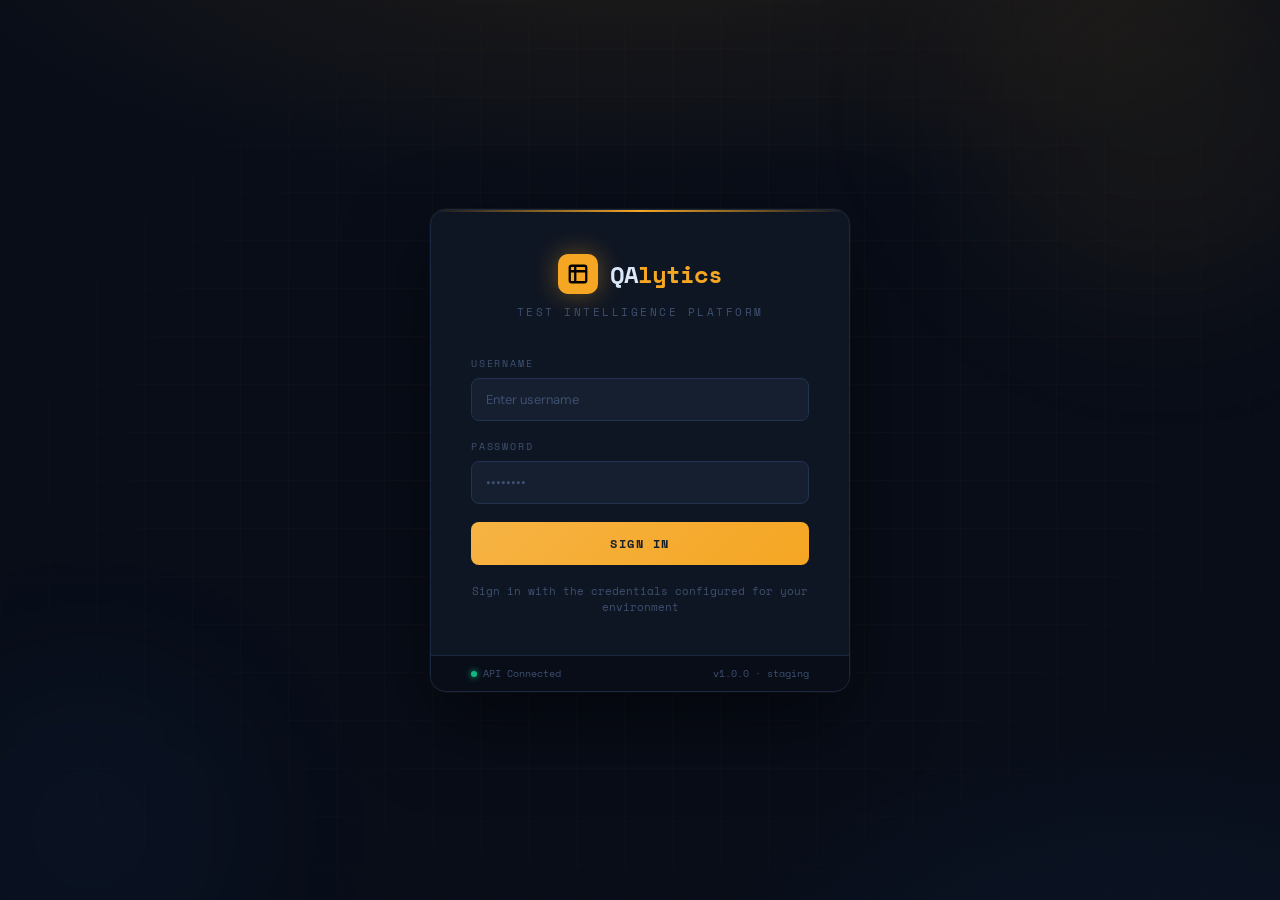
<file: frontend/index_old.html>
<!DOCTYPE html>
<html lang="en">
<head>
<meta charset="UTF-8"/>
<meta name="viewport" content="width=device-width,initial-scale=1.0"/>
<title>QAlytics — Test Intelligence Platform</title>
<link rel="preconnect" href="https://fonts.googleapis.com"/>
<link href="https://fonts.googleapis.com/css2?family=Space+Mono:wght@400;700&family=DM+Sans:opsz,wght@9..40,300;9..40,400;9..40,500;9..40,600;9..40,700&display=swap" rel="stylesheet"/>
<style>
/* ═══════════════════════════════════════════════
   DESIGN TOKENS
═══════════════════════════════════════════════ */
:root{
  --bg:#080d18; --bg2:#0f1623; --bg3:#161f30; --bg4:#1c2840;
  --border:#1a2740; --border2:#223250;
  --text:#dce8f8; --text2:#7a91b3; --text3:#3d5070;
  --amber:#f5a623; --amber2:#fbbf24; --amber-glow:rgba(245,166,35,.15);
  --green:#10b981; --green-dim:rgba(16,185,129,.12);
  --red:#f43f5e; --red-dim:rgba(244,63,94,.12);
  --blue:#3b82f6; --blue-dim:rgba(59,130,246,.12);
  --cyan:#06b6d4; --cyan-dim:rgba(6,182,212,.12);
  --purple:#8b5cf6;
  --mono:'Space Mono',monospace;
  --sans:'DM Sans',sans-serif;
  --nav:220px; --r:8px;
}
*,*::before,*::after{box-sizing:border-box;margin:0;padding:0;}
html{font-size:14px;scroll-behavior:smooth;}
body{font-family:var(--sans);background:var(--bg);color:var(--text);min-height:100vh;overflow-x:hidden;}
button{font-family:var(--sans);cursor:pointer;border:none;outline:none;}
input,select,textarea{font-family:var(--sans);outline:none;}
::-webkit-scrollbar{width:5px;height:5px;}
::-webkit-scrollbar-track{background:var(--bg2);}
::-webkit-scrollbar-thumb{background:var(--border2);border-radius:4px;}

/* ── PAGE ROUTING ── */
.screen{display:none;}
.screen.active{display:flex;}
#login-screen{align-items:center;justify-content:center;min-height:100vh;flex-direction:column;}
#app-screen{flex-direction:row;min-height:100vh;}
.view{display:none;}
.view.active{display:block;}

/* ═══════════════════════════════════════════════
   TOAST
═══════════════════════════════════════════════ */
#toasts{position:fixed;top:18px;right:18px;z-index:9999;display:flex;flex-direction:column;gap:8px;pointer-events:none;}
.toast{
  padding:11px 16px;border-radius:var(--r);
  font-family:var(--mono);font-size:11px;font-weight:700;
  border-left:3px solid;min-width:240px;max-width:340px;
  pointer-events:auto;
  animation:toastIn .28s cubic-bezier(.34,1.56,.64,1);
}
@keyframes toastIn{from{transform:translateX(110%);opacity:0}to{transform:translateX(0);opacity:1}}
.t-success{background:rgba(16,185,129,.13);border-color:var(--green);color:var(--green);}
.t-error{background:rgba(244,63,94,.13);border-color:var(--red);color:var(--red);}
.t-info{background:rgba(59,130,246,.13);border-color:var(--blue);color:var(--blue);}
.t-warn{background:rgba(245,166,35,.13);border-color:var(--amber);color:var(--amber);}

/* ═══════════════════════════════════════════════
   LOGIN SCREEN
═══════════════════════════════════════════════ */
#login-screen{
  background:
    radial-gradient(ellipse 90% 50% at 50% -10%, rgba(245,166,35,.1) 0%, transparent 65%),
    radial-gradient(ellipse 60% 50% at 90% 110%, rgba(59,130,246,.07) 0%, transparent 60%),
    var(--bg);
}
/* Animated grid */
.login-grid{
  position:fixed;inset:0;pointer-events:none;
  background-image:linear-gradient(rgba(245,166,35,.04) 1px,transparent 1px),
                   linear-gradient(90deg,rgba(245,166,35,.04) 1px,transparent 1px);
  background-size:48px 48px;
  mask-image:radial-gradient(ellipse 80% 80% at 50% 50%,black,transparent);
  animation:gridPulse 8s ease-in-out infinite alternate;
}
@keyframes gridPulse{from{opacity:.4}to{opacity:1}}

/* Floating orbs */
.orb{position:fixed;border-radius:50%;filter:blur(80px);pointer-events:none;animation:orbFloat linear infinite;}
.orb1{width:400px;height:400px;background:rgba(245,166,35,.06);top:-100px;right:-80px;animation-duration:20s;}
.orb2{width:300px;height:300px;background:rgba(59,130,246,.05);bottom:-80px;left:-60px;animation-duration:25s;animation-direction:reverse;}
@keyframes orbFloat{0%{transform:translateY(0) rotate(0deg)}100%{transform:translateY(-40px) rotate(180deg)}}

.login-card{
  position:relative;z-index:1;
  width:420px;
  background:var(--bg2);
  border:1px solid var(--border);
  border-radius:16px;
  overflow:hidden;
  box-shadow:0 32px 80px rgba(0,0,0,.5),0 0 0 1px rgba(245,166,35,.05);
}
.login-card::before{
  content:'';position:absolute;top:0;left:0;right:0;height:2px;
  background:linear-gradient(90deg,transparent 0%,var(--amber) 50%,transparent 100%);
}
.login-inner{padding:44px 40px 40px;}

/* Brand */
.brand{text-align:center;margin-bottom:36px;}
.brand-mark{
  display:inline-flex;align-items:center;gap:12px;
  margin-bottom:10px;
}
.brand-icon{
  width:40px;height:40px;background:var(--amber);
  border-radius:10px;display:flex;align-items:center;justify-content:center;
  box-shadow:0 0 24px rgba(245,166,35,.4);
}
.brand-icon svg{width:22px;height:22px;}
.brand-name{font-family:var(--mono);font-size:24px;font-weight:700;letter-spacing:-1px;}
.brand-name b{color:var(--amber);}
.brand-tag{font-size:11px;color:var(--text3);font-family:var(--mono);letter-spacing:2.5px;text-transform:uppercase;}

/* Form */
.lform-group{margin-bottom:18px;}
.lform-group label{
  display:block;font-size:10px;font-family:var(--mono);
  letter-spacing:1.8px;text-transform:uppercase;color:var(--text3);margin-bottom:7px;
}
.linput{
  width:100%;padding:12px 14px;
  background:var(--bg3);border:1px solid var(--border2);
  border-radius:var(--r);color:var(--text);font-size:13px;
  transition:border-color .2s,box-shadow .2s;
}
.linput:focus{border-color:var(--amber);box-shadow:0 0 0 3px rgba(245,166,35,.12);}
.linput::placeholder{color:var(--text3);}

.lbtn{
  width:100%;padding:13px;
  background:var(--amber);color:#080d18;
  font-family:var(--mono);font-size:12px;font-weight:700;
  letter-spacing:1.5px;text-transform:uppercase;
  border-radius:var(--r);
  transition:all .2s;
  position:relative;overflow:hidden;
}
.lbtn::after{
  content:'';position:absolute;inset:0;
  background:linear-gradient(135deg,rgba(255,255,255,.15),transparent);
}
.lbtn:hover{background:var(--amber2);box-shadow:0 0 28px rgba(245,166,35,.35),0 4px 16px rgba(0,0,0,.3);}
.lbtn:active{transform:scale(.98);}
.lbtn:disabled{opacity:.5;cursor:not-allowed;}

.hint{
  text-align:center;margin-top:18px;
  font-size:11px;font-family:var(--mono);color:var(--text3);
}
.hint kbd{
  background:var(--bg3);border:1px solid var(--border2);
  border-radius:4px;padding:1px 6px;color:var(--amber);font-family:var(--mono);
}

/* Status bar */
.status-bar{
  padding:10px 40px;background:var(--bg);
  border-top:1px solid var(--border);
  display:flex;justify-content:space-between;align-items:center;
  font-family:var(--mono);font-size:10px;color:var(--text3);
}
.status-dot{
  display:inline-block;width:6px;height:6px;border-radius:50%;
  background:var(--green);margin-right:6px;
  box-shadow:0 0 6px var(--green);
  animation:pulse 2s ease-in-out infinite;
}
@keyframes pulse{0%,100%{opacity:1}50%{opacity:.4}}

/* ═══════════════════════════════════════════════
   APP SHELL — SIDEBAR
═══════════════════════════════════════════════ */
.sidebar{
  width:var(--nav);flex-shrink:0;
  background:var(--bg2);
  border-right:1px solid var(--border);
  display:flex;flex-direction:column;
  position:sticky;top:0;height:100vh;overflow-y:auto;
}
.sb-head{padding:22px 18px 18px;border-bottom:1px solid var(--border);}
.sb-logo{display:flex;align-items:center;gap:10px;}
.sb-logo-icon{
  width:28px;height:28px;background:var(--amber);
  border-radius:6px;display:flex;align-items:center;justify-content:center;
  flex-shrink:0;box-shadow:0 0 14px rgba(245,166,35,.3);
}
.sb-logo-icon svg{width:15px;height:15px;}
.sb-logo-text{font-family:var(--mono);font-size:15px;font-weight:700;letter-spacing:-.5px;}
.sb-logo-text b{color:var(--amber);}
.sb-env{
  margin-top:4px;font-size:10px;color:var(--text3);
  font-family:var(--mono);letter-spacing:1px;text-transform:uppercase;
  display:flex;align-items:center;gap:5px;
}
.env-dot{width:5px;height:5px;border-radius:50%;background:var(--amber);animation:pulse 2s infinite;}

.sb-section{padding:14px 10px 6px;}
.sb-section-label{
  font-size:9px;color:var(--text3);font-family:var(--mono);
  letter-spacing:2px;text-transform:uppercase;
  padding:0 8px;margin-bottom:4px;
}
.nav-item{
  display:flex;align-items:center;gap:10px;
  padding:9px 8px;border-radius:6px;
  font-size:12px;font-weight:500;color:var(--text2);
  cursor:pointer;transition:all .15s;user-select:none;
  position:relative;
}
.nav-item:hover{background:var(--bg3);color:var(--text);}
.nav-item.active{background:var(--amber-glow);color:var(--amber);}
.nav-item.active::before{
  content:'';position:absolute;left:0;top:20%;bottom:20%;
  width:2px;background:var(--amber);border-radius:1px;
}
.nav-item svg{width:14px;height:14px;flex-shrink:0;}
.nb{
  margin-left:auto;font-family:var(--mono);font-size:9px;
  background:var(--amber-glow);color:var(--amber);
  padding:1px 6px;border-radius:8px;
}
.nb.red{background:var(--red-dim);color:var(--red);}

.sb-foot{margin-top:auto;padding:14px;border-top:1px solid var(--border);}
.uc{display:flex;align-items:center;gap:10px;}
.uc-av{
  width:28px;height:28px;border-radius:50%;
  background:linear-gradient(135deg,var(--amber),var(--blue));
  display:flex;align-items:center;justify-content:center;
  font-family:var(--mono);font-size:10px;font-weight:700;color:#000;
  flex-shrink:0;
}
.uc-info{flex:1;min-width:0;}
.uc-name{font-size:12px;font-weight:600;}
.uc-role{font-size:10px;color:var(--text3);font-family:var(--mono);}
.uc-out{background:none;color:var(--text3);padding:4px;border-radius:4px;transition:color .15s;}
.uc-out:hover{color:var(--red);}
.uc-out svg{width:13px;height:13px;display:block;}

/* ═══════════════════════════════════════════════
   MAIN CONTENT
═══════════════════════════════════════════════ */
.main{flex:1;overflow-y:auto;display:flex;flex-direction:column;}

/* Topbar */
.topbar{
  padding:18px 28px;border-bottom:1px solid var(--border);
  display:flex;align-items:center;justify-content:space-between;
  background:var(--bg2);position:sticky;top:0;z-index:20;
  backdrop-filter:blur(10px);
}
.tb-left .tb-title{font-size:17px;font-weight:600;}
.tb-left .tb-sub{font-size:11px;color:var(--text2);font-family:var(--mono);margin-top:2px;}
.tb-right{display:flex;gap:8px;align-items:center;}

/* Buttons */
.btn{
  display:inline-flex;align-items:center;gap:6px;
  padding:8px 14px;border-radius:var(--r);
  font-size:11px;font-family:var(--mono);font-weight:700;
  letter-spacing:.5px;text-transform:uppercase;
  transition:all .18s;cursor:pointer;border:none;
}
.btn svg{width:13px;height:13px;}
.btn-amber{background:var(--amber);color:#000;}
.btn-amber:hover{background:var(--amber2);box-shadow:0 0 20px rgba(245,166,35,.3);}
.btn-ghost{background:var(--bg3);color:var(--text2);border:1px solid var(--border2);}
.btn-ghost:hover{color:var(--text);background:var(--border);}
.btn-green{background:var(--green-dim);color:var(--green);border:1px solid rgba(16,185,129,.25);}
.btn-green:hover{background:rgba(16,185,129,.22);}
.btn-red{background:var(--red-dim);color:var(--red);border:1px solid rgba(244,63,94,.25);}
.btn-red:hover{background:rgba(244,63,94,.22);}
.btn-blue{background:var(--blue-dim);color:var(--blue);border:1px solid rgba(59,130,246,.25);}
.btn-blue:hover{background:rgba(59,130,246,.22);}
.btn-sm{padding:5px 10px;font-size:10px;}
.btn:disabled{opacity:.4;cursor:not-allowed;}

/* Panel */
.panel{padding:24px 28px;}

/* ── CARDS ── */
.card{background:var(--bg2);border:1px solid var(--border);border-radius:10px;overflow:hidden;}
.card-head{
  padding:14px 18px;border-bottom:1px solid var(--border);
  display:flex;align-items:center;justify-content:space-between;
}
.ch-title{
  font-size:10px;font-family:var(--mono);font-weight:700;
  text-transform:uppercase;letter-spacing:1.5px;color:var(--text2);
  display:flex;align-items:center;gap:7px;
}
.ch-title svg{width:12px;height:12px;}
.card-body{padding:18px;}

/* ── STAT TILES ── */
.stats-row{display:grid;grid-template-columns:repeat(4,1fr);gap:14px;margin-bottom:20px;}
.stat-tile{
  background:var(--bg2);border:1px solid var(--border);
  border-radius:10px;padding:18px 18px 16px;
  position:relative;overflow:hidden;
  transition:border-color .2s,transform .2s;
  cursor:default;
}
.stat-tile:hover{border-color:var(--border2);transform:translateY(-2px);}
.stat-tile::after{
  content:'';position:absolute;inset:0;
  background:linear-gradient(135deg,rgba(255,255,255,.012),transparent 60%);
  pointer-events:none;
}
.sl{font-size:9px;font-family:var(--mono);color:var(--text3);letter-spacing:2px;text-transform:uppercase;margin-bottom:8px;}
.sv{font-size:30px;font-family:var(--mono);font-weight:700;line-height:1;margin-bottom:5px;}
.sv.a{color:var(--amber);} .sv.g{color:var(--green);} .sv.b{color:var(--blue);} .sv.r{color:var(--red);}
.sd{font-size:10px;color:var(--text3);font-family:var(--mono);}
.si{position:absolute;right:14px;top:14px;width:30px;height:30px;border-radius:6px;display:flex;align-items:center;justify-content:center;}
.si svg{width:14px;height:14px;}

/* ── BADGES ── */
.badge{
  display:inline-flex;align-items:center;gap:4px;
  padding:2px 7px;border-radius:4px;
  font-size:9px;font-family:var(--mono);font-weight:700;
  text-transform:uppercase;letter-spacing:.5px;
}
.badge::before{content:'';width:4px;height:4px;border-radius:50%;}
.bg{background:var(--green-dim);color:var(--green);}  .bg::before{background:var(--green);}
.br{background:var(--red-dim);color:var(--red);}      .br::before{background:var(--red);}
.ba{background:var(--amber-glow);color:var(--amber);}  .ba::before{background:var(--amber);}
.bb{background:var(--blue-dim);color:var(--blue);}    .bb::before{background:var(--blue);}
.bc{background:var(--cyan-dim);color:var(--cyan);}    .bc::before{background:var(--cyan);}
.bx{background:rgba(122,145,179,.1);color:var(--text2);}  .bx::before{background:var(--text2);}

/* ── TABLE ── */
.tbl-wrap{overflow-x:auto;}
.tbl{width:100%;border-collapse:collapse;font-size:12px;}
.tbl th{
  text-align:left;padding:9px 14px;
  font-size:9px;font-family:var(--mono);letter-spacing:1.5px;
  text-transform:uppercase;color:var(--text3);
  background:var(--bg3);border-bottom:1px solid var(--border);
  white-space:nowrap;
}
.tbl td{padding:11px 14px;border-bottom:1px solid var(--border);color:var(--text2);vertical-align:middle;}
.tbl tr:last-child td{border-bottom:none;}
.tbl tbody tr{transition:background .1s;}
.tbl tbody tr:hover{background:rgba(255,255,255,.018);}
.tbl td:first-child{color:var(--text);font-weight:500;}

/* ── FORM ── */
.fg{display:grid;grid-template-columns:1fr 1fr;gap:14px;}
.ff{grid-column:1/-1;}
.field{display:flex;flex-direction:column;gap:5px;}
.field label{font-size:9px;font-family:var(--mono);letter-spacing:1.5px;text-transform:uppercase;color:var(--text3);}
.fi{
  padding:9px 12px;background:var(--bg3);
  border:1px solid var(--border2);border-radius:6px;
  color:var(--text);font-size:12px;
  transition:border-color .2s,box-shadow .2s;width:100%;
}
.fi:focus{border-color:var(--amber);box-shadow:0 0 0 3px rgba(245,166,35,.1);}
.fi::placeholder{color:var(--text3);}
select.fi{appearance:none;cursor:pointer;}
textarea.fi{resize:vertical;min-height:70px;font-family:var(--sans);}

/* ── MODAL ── */
.modal-bg{
  position:fixed;inset:0;background:rgba(0,0,0,.75);
  backdrop-filter:blur(5px);z-index:200;
  display:none;align-items:center;justify-content:center;
  padding:20px;
}
.modal-bg.open{display:flex;animation:mBgIn .2s ease;}
@keyframes mBgIn{from{opacity:0}to{opacity:1}}
.modal{
  background:var(--bg2);border:1px solid var(--border2);
  border-radius:12px;width:100%;max-height:90vh;
  overflow:hidden;display:flex;flex-direction:column;
  animation:mIn .22s cubic-bezier(.34,1.3,.64,1);
}
.modal.sm{max-width:460px;} .modal.md{max-width:560px;} .modal.lg{max-width:720px;}
@keyframes mIn{from{transform:translateY(18px) scale(.97);opacity:0}to{transform:none;opacity:1}}
.m-head{
  padding:18px 22px;border-bottom:1px solid var(--border);
  display:flex;align-items:center;justify-content:space-between;
  flex-shrink:0;
}
.m-head h3{font-size:14px;font-weight:600;}
.m-x{background:none;color:var(--text3);padding:4px;border-radius:4px;}
.m-x:hover{color:var(--text);background:var(--bg3);}
.m-x svg{width:15px;height:15px;display:block;}
.m-body{padding:22px;overflow-y:auto;flex:1;}
.m-foot{padding:14px 22px;border-top:1px solid var(--border);display:flex;justify-content:flex-end;gap:8px;flex-shrink:0;}

/* ── PROGRESS ── */
.pb{height:5px;background:var(--bg3);border-radius:3px;overflow:hidden;}
.pbf{height:100%;border-radius:3px;transition:width .7s ease;}
.pbf.g{background:linear-gradient(90deg,#059669,var(--green));}
.pbf.a{background:linear-gradient(90deg,#d97706,var(--amber));}
.pbf.r{background:linear-gradient(90deg,#be123c,var(--red));}

/* ── CONSOLE ── */
.console{
  background:#040810;border:1px solid var(--border);
  border-radius:8px;padding:14px;
  font-family:var(--mono);font-size:11px;
  line-height:1.8;overflow-y:auto;
}
.con-dim{color:var(--text3);}
.con-pass{color:var(--green);}
.con-fail{color:var(--red);}
.con-warn{color:var(--amber);}
.con-info{color:var(--cyan);}

/* ── TAGS ── */
.tag-list{display:flex;flex-wrap:wrap;gap:3px;}
.tag{
  padding:1px 6px;border-radius:3px;font-size:9px;
  font-family:var(--mono);
  background:rgba(245,166,35,.07);color:var(--amber);
  border:1px solid rgba(245,166,35,.14);
}

/* ── DONUT ── */
.donut-wrap{display:flex;align-items:center;gap:18px;}
.d-legend{display:flex;flex-direction:column;gap:9px;flex:1;}
.d-row{display:flex;align-items:center;gap:7px;font-size:11px;}
.d-dot{width:7px;height:7px;border-radius:2px;flex-shrink:0;}
.d-pct{margin-left:auto;font-family:var(--mono);font-size:10px;color:var(--text2);}

/* ── RUN CARD ── */
.run-card{
  background:var(--bg2);border:1px solid var(--border);
  border-radius:8px;padding:14px 16px;
  display:grid;grid-template-columns:1fr auto;
  gap:10px;align-items:center;
  transition:border-color .18s;
}
.run-card:hover{border-color:var(--border2);}
.rc-name{font-size:12px;font-weight:600;margin-bottom:3px;}
.rc-meta{font-family:var(--mono);font-size:9px;color:var(--text3);}
.rc-stats{display:flex;gap:14px;margin-top:8px;align-items:center;}
.rc-stat{font-family:var(--mono);font-size:11px;}
.rc-stat span{font-size:9px;color:var(--text3);}

/* ── REPORT CARD ── */
.report-grid{display:grid;grid-template-columns:1fr 1fr;gap:14px;}
.report-card{
  background:var(--bg2);border:1px solid var(--border);
  border-radius:10px;padding:18px;
  cursor:pointer;transition:all .18s;
}
.report-card:hover{border-color:var(--amber);box-shadow:0 0 0 1px rgba(245,166,35,.1),0 8px 24px rgba(0,0,0,.3);}
.rc-icon{
  width:38px;height:38px;border-radius:8px;
  display:flex;align-items:center;justify-content:center;
  margin-bottom:12px;
}
.rc-icon svg{width:18px;height:18px;}
.rc-title{font-size:13px;font-weight:600;margin-bottom:3px;}
.rc-desc{font-size:11px;color:var(--text2);line-height:1.5;}
.rc-foot{
  margin-top:12px;padding-top:12px;border-top:1px solid var(--border);
  font-family:var(--mono);font-size:9px;color:var(--text3);
  display:flex;justify-content:space-between;
}

/* ── ACTIVITY ── */
.act-item{
  padding:10px 18px;border-bottom:1px solid var(--border);
  display:flex;gap:10px;align-items:flex-start;
  transition:background .1s;
}
.act-item:last-child{border-bottom:none;}
.act-item:hover{background:rgba(255,255,255,.015);}
.act-dot{width:7px;height:7px;border-radius:50%;flex-shrink:0;margin-top:4px;}
.act-txt{font-size:12px;line-height:1.5;flex:1;}
.act-time{font-family:var(--mono);font-size:9px;color:var(--text3);flex-shrink:0;margin-top:1px;}

/* ── EMPTY STATE ── */
.empty{text-align:center;padding:40px 20px;color:var(--text3);}
.empty svg{width:36px;height:36px;margin:0 auto 10px;display:block;opacity:.3;}
.empty p{font-size:12px;}

/* ── MISC ── */
.divider{height:1px;background:var(--border);margin:18px 0;}
.two-col{display:grid;grid-template-columns:1fr 1fr;gap:16px;}
.three-col{display:grid;grid-template-columns:1fr 1fr 1fr;gap:14px;}
.gap-14{display:flex;flex-direction:column;gap:14px;}
.gap-10{display:flex;flex-direction:column;gap:10px;}
.mb-20{margin-bottom:20px;} .mb-14{margin-bottom:14px;}
.mono{font-family:var(--mono);}
.spinner{
  display:inline-block;width:13px;height:13px;
  border:2px solid rgba(0,0,0,.15);border-top-color:#000;
  border-radius:50%;animation:spin .5s linear infinite;
}
@keyframes spin{to{transform:rotate(360deg)}}

@media(max-width:860px){
  .sidebar{display:none;}
  .stats-row{grid-template-columns:repeat(2,1fr);}
  .two-col,.three-col,.report-grid{grid-template-columns:1fr;}
}
</style>
</head>
<body>
<div id="toasts"></div>

<!-- ═══════════════════════════════════════════════
     LOGIN SCREEN
═══════════════════════════════════════════════ -->
<div id="login-screen" class="screen active">
  <div class="login-grid"></div>
  <div class="orb orb1"></div>
  <div class="orb orb2"></div>

  <div class="login-card">
    <div class="login-inner">
      <div class="brand">
        <div class="brand-mark">
          <div class="brand-icon">
            <svg viewBox="0 0 24 24" fill="none" stroke="#000" stroke-width="2.5" stroke-linecap="round">
              <path d="M9 3H5a2 2 0 0 0-2 2v4m6-6h10a2 2 0 0 1 2 2v4M9 3v18m0 0h10a2 2 0 0 0 2-2V9M9 21H5a2 2 0 0 1-2-2V9m0 0h18"/>
            </svg>
          </div>
          <div class="brand-name">QA<b>lytics</b></div>
        </div>
        <div class="brand-tag">Test Intelligence Platform</div>
      </div>

      <form id="login-form">
        <div class="lform-group">
          <label>Username</label>
          <input class="linput" id="l-user" type="text" placeholder="Enter username" autocomplete="username"/>
        </div>
        <div class="lform-group">
          <label>Password</label>
          <input class="linput" id="l-pass" type="password" placeholder="••••••••" autocomplete="current-password"/>
        </div>
        <button type="submit" class="lbtn" id="l-btn">Sign In</button>
      </form>

      <div class="hint">Sign in with the credentials configured for your environment</div>
    </div>
    <div class="status-bar">
      <div><span class="status-dot"></span>API Connected</div>
      <div>v1.0.0 · staging</div>
    </div>
  </div>
</div>

<!-- ═══════════════════════════════════════════════
     APP SCREEN
═══════════════════════════════════════════════ -->
<div id="app-screen" class="screen">

  <!-- SIDEBAR -->
  <aside class="sidebar">
    <div class="sb-head">
      <div class="sb-logo">
        <div class="sb-logo-icon">
          <svg viewBox="0 0 24 24" fill="none" stroke="#000" stroke-width="2.5" stroke-linecap="round">
            <path d="M9 3H5a2 2 0 0 0-2 2v4m6-6h10a2 2 0 0 1 2 2v4M9 3v18m0 0h10a2 2 0 0 0 2-2V9M9 21H5a2 2 0 0 1-2-2V9m0 0h18"/>
          </svg>
        </div>
        <div>
          <div class="sb-logo-text">QA<b>lytics</b></div>
          <div class="sb-env"><span class="env-dot"></span>staging</div>
        </div>
      </div>
    </div>

    <div class="sb-section">
      <div class="sb-section-label">Overview</div>
      <div class="nav-item active" data-view="dashboard">
        <svg viewBox="0 0 24 24" fill="none" stroke="currentColor" stroke-width="2" stroke-linecap="round"><rect x="3" y="3" width="7" height="7"/><rect x="14" y="3" width="7" height="7"/><rect x="14" y="14" width="7" height="7"/><rect x="3" y="14" width="7" height="7"/></svg>
        Dashboard
      </div>
    </div>

    <div class="sb-section">
      <div class="sb-section-label">Test Management</div>
      <div class="nav-item" data-view="suites">
        <svg viewBox="0 0 24 24" fill="none" stroke="currentColor" stroke-width="2" stroke-linecap="round"><path d="M22 19a2 2 0 0 1-2 2H4a2 2 0 0 1-2-2V5a2 2 0 0 1 2-2h5l2 3h9a2 2 0 0 1 2 2z"/></svg>
        Test Suites
        <span class="nb" id="sb-suites-count">4</span>
      </div>
      <div class="nav-item" data-view="cases">
        <svg viewBox="0 0 24 24" fill="none" stroke="currentColor" stroke-width="2" stroke-linecap="round"><path d="M9 5H7a2 2 0 0 0-2 2v12a2 2 0 0 0 2 2h10a2 2 0 0 0 2-2V7a2 2 0 0 0-2-2h-2M9 5a2 2 0 0 0 2 2h2a2 2 0 0 0 2-2M9 5a2 2 0 0 1 2-2h2a2 2 0 0 1 2 2"/><path d="m9 14 2 2 4-4"/></svg>
        Test Cases
        <span class="nb" id="sb-cases-count">53</span>
      </div>
    </div>

    <div class="sb-section">
      <div class="sb-section-label">Automation</div>
      <div class="nav-item" data-view="execution">
        <svg viewBox="0 0 24 24" fill="none" stroke="currentColor" stroke-width="2" stroke-linecap="round"><polygon points="5 3 19 12 5 21 5 3"/></svg>
        Execution
        <span class="nb red" id="sb-runs-count">5</span>
      </div>
      <div class="nav-item" data-view="reports">
        <svg viewBox="0 0 24 24" fill="none" stroke="currentColor" stroke-width="2" stroke-linecap="round"><path d="M14 2H6a2 2 0 0 0-2 2v16a2 2 0 0 0 2 2h12a2 2 0 0 0 2-2V8z"/><polyline points="14 2 14 8 20 8"/><line x1="16" y1="13" x2="8" y2="13"/><line x1="16" y1="17" x2="8" y2="17"/></svg>
        Reports
      </div>
    </div>

    <div class="sb-foot">
      <div class="uc">
        <div class="uc-av" id="uc-av">AD</div>
        <div class="uc-info">
          <div class="uc-name" id="uc-name">Admin</div>
          <div class="uc-role">QA Engineer</div>
        </div>
        <button class="uc-out" id="logout-btn" title="Sign out">
          <svg viewBox="0 0 24 24" fill="none" stroke="currentColor" stroke-width="2" stroke-linecap="round"><path d="M9 21H5a2 2 0 0 1-2-2V5a2 2 0 0 1 2-2h4"/><polyline points="16 17 21 12 16 7"/><line x1="21" y1="12" x2="9" y2="12"/></svg>
        </button>
      </div>
    </div>
  </aside>

  <!-- MAIN -->
  <main class="main">

    <!-- ══════════════════ DASHBOARD VIEW ══════════════════ -->
    <div class="view active" id="view-dashboard">
      <div class="topbar">
        <div class="tb-left">
          <div class="tb-title">Dashboard</div>
          <div class="tb-sub" id="tb-date">Overview</div>
        </div>
        <div class="tb-right">
          <button class="btn btn-ghost" onclick="refreshDashboard()">
            <svg viewBox="0 0 24 24" fill="none" stroke="currentColor" stroke-width="2" stroke-linecap="round"><path d="M21.5 2v6h-6M2.5 22v-6h6M2 11.5a10 10 0 0 1 18.8-4.3M22 12.5a10 10 0 0 1-18.8 4.2"/></svg>
            Refresh
          </button>
          <button class="btn btn-green" onclick="openModal('m-run')">
            <svg viewBox="0 0 24 24" fill="none" stroke="currentColor" stroke-width="2" stroke-linecap="round"><polygon points="5 3 19 12 5 21 5 3"/></svg>
            Run Tests
          </button>
          <button class="btn btn-amber" onclick="openModal('m-case')">
            <svg viewBox="0 0 24 24" fill="none" stroke="currentColor" stroke-width="2" stroke-linecap="round"><line x1="12" y1="5" x2="12" y2="19"/><line x1="5" y1="12" x2="19" y2="12"/></svg>
            New Case
          </button>
        </div>
      </div>

      <div class="panel">
        <!-- Stat tiles -->
        <div class="stats-row">
          <div class="stat-tile">
            <div class="sl">Total Suites</div>
            <div class="sv a" id="st-suites">4</div>
            <div class="sd">3 active · 1 inactive</div>
            <div class="si" style="background:var(--amber-glow)">
              <svg viewBox="0 0 24 24" fill="none" stroke="var(--amber)" stroke-width="2" stroke-linecap="round"><path d="M22 19a2 2 0 0 1-2 2H4a2 2 0 0 1-2-2V5a2 2 0 0 1 2-2h5l2 3h9a2 2 0 0 1 2 2z"/></svg>
            </div>
          </div>
          <div class="stat-tile">
            <div class="sl">Test Cases</div>
            <div class="sv b" id="st-cases">53</div>
            <div class="sd">↑ 7 added this week</div>
            <div class="si" style="background:var(--blue-dim)">
              <svg viewBox="0 0 24 24" fill="none" stroke="var(--blue)" stroke-width="2" stroke-linecap="round"><path d="M9 5H7a2 2 0 0 0-2 2v12a2 2 0 0 0 2 2h10a2 2 0 0 0 2-2V7a2 2 0 0 0-2-2h-2M9 5a2 2 0 0 0 2 2h2a2 2 0 0 0 2-2M9 5a2 2 0 0 1 2-2h2a2 2 0 0 1 2 2"/></svg>
            </div>
          </div>
          <div class="stat-tile">
            <div class="sl">Avg Pass Rate</div>
            <div class="sv g" id="st-pass">88.6%</div>
            <div class="sd">↑ 2.1% vs last week</div>
            <div class="si" style="background:var(--green-dim)">
              <svg viewBox="0 0 24 24" fill="none" stroke="var(--green)" stroke-width="2" stroke-linecap="round"><polyline points="20 6 9 17 4 12"/></svg>
            </div>
          </div>
          <div class="stat-tile">
            <div class="sl">Runs This Week</div>
            <div class="sv a" id="st-runs">5</div>
            <div class="sd">Last run 1h ago</div>
            <div class="si" style="background:var(--amber-glow)">
              <svg viewBox="0 0 24 24" fill="none" stroke="var(--amber)" stroke-width="2" stroke-linecap="round"><polygon points="5 3 19 12 5 21 5 3"/></svg>
            </div>
          </div>
        </div>

        <!-- Chart + Recent runs -->
        <div class="two-col mb-20">
          <div class="card">
            <div class="card-head">
              <div class="ch-title">
                <svg viewBox="0 0 24 24" fill="none" stroke="currentColor" stroke-width="2" stroke-linecap="round"><polyline points="23 6 13.5 15.5 8.5 10.5 1 18"/></svg>
                Pass Rate Trend
              </div>
              <span class="badge bg">Last 5 Runs</span>
            </div>
            <div style="padding:14px 16px"><canvas id="trend-chart" height="120"></canvas></div>
          </div>
          <div class="card">
            <div class="card-head">
              <div class="ch-title">
                <svg viewBox="0 0 24 24" fill="none" stroke="currentColor" stroke-width="2" stroke-linecap="round"><circle cx="12" cy="12" r="10"/><polyline points="12 6 12 12 16 14"/></svg>
                Recent Runs
              </div>
              <button class="btn btn-ghost btn-sm" onclick="toast('Refreshed','success')">↻</button>
            </div>
            <div id="recent-runs-list"></div>
          </div>
        </div>

        <!-- Bottom 3-col -->
        <div class="three-col">
          <!-- Top failures -->
          <div class="card">
            <div class="card-head">
              <div class="ch-title">
                <svg viewBox="0 0 24 24" fill="none" stroke="currentColor" stroke-width="2" stroke-linecap="round"><circle cx="12" cy="12" r="10"/><line x1="12" y1="8" x2="12" y2="12"/><line x1="12" y1="16" x2="12.01" y2="16"/></svg>
                Top Failures
              </div>
            </div>
            <div id="top-failures"></div>
          </div>

          <!-- Donut -->
          <div class="card">
            <div class="card-head">
              <div class="ch-title">
                <svg viewBox="0 0 24 24" fill="none" stroke="currentColor" stroke-width="2" stroke-linecap="round"><circle cx="12" cy="12" r="10"/><path d="M12 2a10 10 0 0 1 10 10"/></svg>
                Result Split
              </div>
            </div>
            <div class="card-body">
              <div class="donut-wrap">
                <svg width="100" height="100" viewBox="0 0 120 120" id="donut-svg"></svg>
                <div class="d-legend" id="donut-legend"></div>
              </div>
            </div>
          </div>

          <!-- Activity -->
          <div class="card">
            <div class="card-head">
              <div class="ch-title">
                <svg viewBox="0 0 24 24" fill="none" stroke="currentColor" stroke-width="2" stroke-linecap="round"><path d="M22 12h-4l-3 9L9 3l-3 9H2"/></svg>
                Activity
              </div>
            </div>
            <div id="activity-feed"></div>
          </div>
        </div>
      </div>
    </div>

    <!-- ══════════════════ TEST SUITES VIEW ══════════════════ -->
    <div class="view" id="view-suites">
      <div class="topbar">
        <div class="tb-left">
          <div class="tb-title">Test Suites</div>
          <div class="tb-sub">Organize test cases into logical groups</div>
        </div>
        <div class="tb-right">
          <button class="btn btn-amber" onclick="openModal('m-suite')">
            <svg viewBox="0 0 24 24" fill="none" stroke="currentColor" stroke-width="2" stroke-linecap="round"><line x1="12" y1="5" x2="12" y2="19"/><line x1="5" y1="12" x2="19" y2="12"/></svg>
            New Suite
          </button>
        </div>
      </div>
      <div class="panel">
        <div class="card">
          <div class="tbl-wrap">
            <table class="tbl">
              <thead><tr><th>ID</th><th>Name</th><th>Description</th><th>Cases</th><th>Status</th><th>Actions</th></tr></thead>
              <tbody id="suites-tbody"></tbody>
            </table>
          </div>
        </div>
      </div>
    </div>

    <!-- ══════════════════ TEST CASES VIEW ══════════════════ -->
    <div class="view" id="view-cases">
      <div class="topbar">
        <div class="tb-left">
          <div class="tb-title">Test Cases</div>
          <div class="tb-sub">Manage · Browse · Filter</div>
        </div>
        <div class="tb-right">
          <select class="fi" id="filter-suite" style="width:140px" onchange="renderCases()">
            <option value="">All Suites</option>
          </select>
          <select class="fi" id="filter-priority" style="width:120px" onchange="renderCases()">
            <option value="">All Priorities</option>
            <option value="critical">Critical</option>
            <option value="high">High</option>
            <option value="medium">Medium</option>
            <option value="low">Low</option>
          </select>
          <button class="btn btn-amber" onclick="openModal('m-case')">
            <svg viewBox="0 0 24 24" fill="none" stroke="currentColor" stroke-width="2" stroke-linecap="round"><line x1="12" y1="5" x2="12" y2="19"/><line x1="5" y1="12" x2="19" y2="12"/></svg>
            Add Test Case
          </button>
        </div>
      </div>
      <div class="panel">
        <div class="card">
          <div class="tbl-wrap">
            <table class="tbl">
              <thead><tr><th>ID</th><th>Title</th><th>Suite</th><th>Priority</th><th>Status</th><th>Tags</th><th>Actions</th></tr></thead>
              <tbody id="cases-tbody"></tbody>
            </table>
          </div>
        </div>
      </div>
    </div>

    <!-- ══════════════════ EXECUTION VIEW ══════════════════ -->
    <div class="view" id="view-execution">
      <div class="topbar">
        <div class="tb-left">
          <div class="tb-title">Test Execution</div>
          <div class="tb-sub">Trigger · Monitor · Analyze</div>
        </div>
        <div class="tb-right">
          <button class="btn btn-green" onclick="openModal('m-run')">
            <svg viewBox="0 0 24 24" fill="none" stroke="currentColor" stroke-width="2" stroke-linecap="round"><polygon points="5 3 19 12 5 21 5 3"/></svg>
            Trigger Run
          </button>
        </div>
      </div>
      <div class="panel">
        <!-- Quick Trigger Card -->
        <div class="card mb-20">
          <div class="card-head">
            <div class="ch-title">
              <svg viewBox="0 0 24 24" fill="none" stroke="currentColor" stroke-width="2" stroke-linecap="round"><polygon points="5 3 19 12 5 21 5 3"/></svg>
              Quick Trigger
            </div>
            <span class="badge bc">Pytest + Allure</span>
          </div>
          <div class="card-body">
            <div style="display:grid;grid-template-columns:1fr 1fr 1fr auto;gap:12px;align-items:end;">
              <div class="field">
                <label>Run Name</label>
                <input class="fi" id="qt-name" placeholder="Nightly Smoke #6"/>
              </div>
              <div class="field">
                <label>Suite</label>
                <select class="fi" id="qt-suite">
                  <option value="">All Suites</option>
                  <option value="1">Smoke Tests</option>
                  <option value="2">Regression</option>
                  <option value="3">API Tests</option>
                  <option value="4">UI E2E</option>
                </select>
              </div>
              <div class="field">
                <label>Environment</label>
                <select class="fi" id="qt-env">
                  <option value="staging">Staging</option>
                  <option value="production">Production</option>
                  <option value="dev">Dev</option>
                </select>
              </div>
              <button class="btn btn-green" id="qt-btn" onclick="triggerQuickRun()">
                <svg viewBox="0 0 24 24" fill="none" stroke="currentColor" stroke-width="2" stroke-linecap="round"><polygon points="5 3 19 12 5 21 5 3"/></svg>
                Run
              </button>
            </div>
          </div>
        </div>

        <div class="two-col mb-20">
          <!-- Console -->
          <div class="card">
            <div class="card-head">
              <div class="ch-title">
                <svg viewBox="0 0 24 24" fill="none" stroke="currentColor" stroke-width="2" stroke-linecap="round"><polyline points="4 17 10 11 4 5"/><line x1="12" y1="19" x2="20" y2="19"/></svg>
                Execution Console
              </div>
              <div style="display:flex;gap:5px">
                <div style="width:7px;height:7px;border-radius:50%;background:var(--red)"></div>
                <div style="width:7px;height:7px;border-radius:50%;background:var(--amber)"></div>
                <div style="width:7px;height:7px;border-radius:50%;background:var(--green)"></div>
              </div>
            </div>
            <div style="padding:12px">
              <div class="console" id="exec-console" style="height:220px">
                <div class="con-dim">// QAlytics Execution Console v1.0</div>
                <div class="con-dim">// Waiting for trigger…</div>
              </div>
            </div>
          </div>

          <!-- Live stats -->
          <div class="card">
            <div class="card-head">
              <div class="ch-title">
                <svg viewBox="0 0 24 24" fill="none" stroke="currentColor" stroke-width="2" stroke-linecap="round"><path d="M22 12h-4l-3 9L9 3l-3 9H2"/></svg>
                Live Run Stats
              </div>
            </div>
            <div class="card-body">
              <div style="display:grid;grid-template-columns:1fr 1fr;gap:14px;margin-bottom:16px">
                <div style="background:var(--bg3);border:1px solid var(--border);border-radius:8px;padding:14px;text-align:center">
                  <div style="font-size:9px;font-family:var(--mono);color:var(--text3);letter-spacing:1.5px;text-transform:uppercase;margin-bottom:6px">Passed</div>
                  <div style="font-size:26px;font-family:var(--mono);font-weight:700;color:var(--green)" id="ls-pass">—</div>
                </div>
                <div style="background:var(--bg3);border:1px solid var(--border);border-radius:8px;padding:14px;text-align:center">
                  <div style="font-size:9px;font-family:var(--mono);color:var(--text3);letter-spacing:1.5px;text-transform:uppercase;margin-bottom:6px">Failed</div>
                  <div style="font-size:26px;font-family:var(--mono);font-weight:700;color:var(--red)" id="ls-fail">—</div>
                </div>
                <div style="background:var(--bg3);border:1px solid var(--border);border-radius:8px;padding:14px;text-align:center">
                  <div style="font-size:9px;font-family:var(--mono);color:var(--text3);letter-spacing:1.5px;text-transform:uppercase;margin-bottom:6px">Skipped</div>
                  <div style="font-size:26px;font-family:var(--mono);font-weight:700;color:var(--amber)" id="ls-skip">—</div>
                </div>
                <div style="background:var(--bg3);border:1px solid var(--border);border-radius:8px;padding:14px;text-align:center">
                  <div style="font-size:9px;font-family:var(--mono);color:var(--text3);letter-spacing:1.5px;text-transform:uppercase;margin-bottom:6px">Duration</div>
                  <div style="font-size:26px;font-family:var(--mono);font-weight:700;color:var(--cyan)" id="ls-dur">—</div>
                </div>
              </div>
              <div style="margin-bottom:8px">
                <div style="display:flex;justify-content:space-between;font-family:var(--mono);font-size:9px;color:var(--text3);margin-bottom:5px">
                  <span>Progress</span><span id="ls-pct">0%</span>
                </div>
                <div class="pb"><div class="pbf g" id="ls-bar" style="width:0%"></div></div>
              </div>
              <div style="font-family:var(--mono);font-size:9px;color:var(--text3);text-align:center" id="ls-status">Idle</div>
            </div>
          </div>
        </div>

        <!-- Run History -->
        <div class="card">
          <div class="card-head">
            <div class="ch-title">
              <svg viewBox="0 0 24 24" fill="none" stroke="currentColor" stroke-width="2" stroke-linecap="round"><circle cx="12" cy="12" r="10"/><polyline points="12 6 12 12 16 14"/></svg>
              Run History
            </div>
            <button class="btn btn-ghost btn-sm" onclick="renderRunHistory()">↻ Refresh</button>
          </div>
          <div style="padding:12px;display:flex;flex-direction:column;gap:8px" id="run-history"></div>
        </div>
      </div>
    </div>

    <!-- ══════════════════ REPORTS VIEW ══════════════════ -->
    <div class="view" id="view-reports">
      <div class="topbar">
        <div class="tb-left">
          <div class="tb-title">Reports</div>
          <div class="tb-sub">Analytics · Trends · Exports</div>
        </div>
        <div class="tb-right">
          <button class="btn btn-ghost" onclick="renderReports()">
            <svg viewBox="0 0 24 24" fill="none" stroke="currentColor" stroke-width="2" stroke-linecap="round"><path d="M21.5 2v6h-6M2.5 22v-6h6M2 11.5a10 10 0 0 1 18.8-4.3M22 12.5a10 10 0 0 1-18.8 4.2"/></svg>
            Refresh
          </button>
          <button class="btn btn-blue" onclick="toast('Exporting CSV…','info')">
            <svg viewBox="0 0 24 24" fill="none" stroke="currentColor" stroke-width="2" stroke-linecap="round"><path d="M21 15v4a2 2 0 0 1-2 2H5a2 2 0 0 1-2-2v-4"/><polyline points="7 10 12 15 17 10"/><line x1="12" y1="15" x2="12" y2="3"/></svg>
            Export CSV
          </button>
        </div>
      </div>
      <div class="panel">

        <!-- Summary row -->
        <div class="stats-row mb-20">
          <div class="stat-tile">
            <div class="sl">Total Runs</div>
            <div class="sv a" id="rp-total-runs">0</div>
            <div class="sd">All time</div>
            <div class="si" style="background:var(--amber-glow)"><svg viewBox="0 0 24 24" fill="none" stroke="var(--amber)" stroke-width="2" stroke-linecap="round"><polygon points="5 3 19 12 5 21 5 3"/></svg></div>
          </div>
          <div class="stat-tile">
            <div class="sl">Total Assertions</div>
            <div class="sv b" id="rp-total-results">0</div>
            <div class="sd">Stored test results</div>
            <div class="si" style="background:var(--blue-dim)"><svg viewBox="0 0 24 24" fill="none" stroke="var(--blue)" stroke-width="2" stroke-linecap="round"><polyline points="20 6 9 17 4 12"/></svg></div>
          </div>
          <div class="stat-tile">
            <div class="sl">Flaky Tests</div>
            <div class="sv r" id="rp-flaky-count">0</div>
            <div class="sd">Needs attention</div>
            <div class="si" style="background:var(--red-dim)"><svg viewBox="0 0 24 24" fill="none" stroke="var(--red)" stroke-width="2" stroke-linecap="round"><path d="M13 2L3 14h9l-1 8 10-12h-9l1-8z"/></svg></div>
          </div>
          <div class="stat-tile">
            <div class="sl">Avg Duration</div>
            <div class="sv g" id="rp-avg-duration">0.0s</div>
            <div class="sd">Per run</div>
            <div class="si" style="background:var(--green-dim)"><svg viewBox="0 0 24 24" fill="none" stroke="var(--green)" stroke-width="2" stroke-linecap="round"><circle cx="12" cy="12" r="10"/><polyline points="12 6 12 12 16 14"/></svg></div>
          </div>
        </div>

        <!-- Charts row -->
        <div class="two-col mb-20">
          <div class="card">
            <div class="card-head"><div class="ch-title">Pass Rate Trend (All Runs)</div></div>
            <div style="padding:14px 16px"><canvas id="report-trend-chart" height="130"></canvas></div>
          </div>
          <div class="card">
            <div class="card-head"><div class="ch-title">Flaky Test Analysis</div><span class="badge br" id="rp-flaky-badge">0 Flaky</span></div>
            <div style="padding:0">
              <table class="tbl">
                <thead><tr><th>Test Case</th><th>Runs</th><th>Pass</th><th>Fail</th><th>Flakiness</th></tr></thead>
                <tbody id="report-flaky-tbody"></tbody>
              </table>
            </div>
          </div>
        </div>

        <!-- Report cards -->
        <div style="font-family:var(--mono);font-size:9px;color:var(--text3);letter-spacing:1.5px;text-transform:uppercase;margin-bottom:12px;padding-bottom:10px;border-bottom:1px solid var(--border)">Available Reports</div>
        <div class="report-grid">
          <div class="report-card" onclick="viewReport('allure')">
            <div class="rc-icon" style="background:var(--amber-glow)">
              <svg viewBox="0 0 24 24" fill="none" stroke="var(--amber)" stroke-width="2" stroke-linecap="round"><path d="M14 2H6a2 2 0 0 0-2 2v16a2 2 0 0 0 2 2h12a2 2 0 0 0 2-2V8z"/><polyline points="14 2 14 8 20 8"/><line x1="16" y1="13" x2="8" y2="13"/><line x1="16" y1="17" x2="8" y2="17"/></svg>
            </div>
            <div class="rc-title">Allure Report</div>
            <div class="rc-desc">Full interactive HTML report with history, timelines, categories, and test steps.</div>
            <div class="rc-foot"><span>HTML · Interactive</span><span class="badge bg">Ready</span></div>
          </div>
          <div class="report-card" onclick="viewReport('flaky')">
            <div class="rc-icon" style="background:rgba(139,92,246,.12)">
              <svg viewBox="0 0 24 24" fill="none" stroke="var(--purple)" stroke-width="2" stroke-linecap="round"><path d="M13 2L3 14h9l-1 8 10-12h-9l1-8z"/></svg>
            </div>
            <div class="rc-title">Flaky Test Analysis</div>
            <div class="rc-desc">Detect tests that intermittently pass and fail. Ranked by flakiness percentage.</div>
            <div class="rc-foot"><span>Analytics · Live</span><span class="badge br">2 Flaky</span></div>
          </div>
          <div class="report-card" onclick="viewReport('trend')">
            <div class="rc-icon" style="background:var(--green-dim)">
              <svg viewBox="0 0 24 24" fill="none" stroke="var(--green)" stroke-width="2" stroke-linecap="round"><polyline points="23 6 13.5 15.5 8.5 10.5 1 18"/><polyline points="17 6 23 6 23 12"/></svg>
            </div>
            <div class="rc-title">Pass Rate Trends</div>
            <div class="rc-desc">Historical pass/fail rate chart over time, segmented by suite and environment.</div>
            <div class="rc-foot"><span>Chart · Historical</span><span>Last 5 runs</span></div>
          </div>
          <div class="report-card" onclick="viewReport('coverage')">
            <div class="rc-icon" style="background:var(--blue-dim)">
              <svg viewBox="0 0 24 24" fill="none" stroke="var(--blue)" stroke-width="2" stroke-linecap="round"><circle cx="12" cy="12" r="10"/><path d="M12 8v4l3 3"/></svg>
            </div>
            <div class="rc-title">Coverage Summary</div>
            <div class="rc-desc">Breakdown of test coverage by suite, priority, and tag with gap analysis.</div>
            <div class="rc-foot"><span>Summary · Export</span><span>CSV ready</span></div>
          </div>
        </div>
      </div>
    </div>

  </main>
</div>

<!-- ═══════════════════════════════════════════════
     MODALS
═══════════════════════════════════════════════ -->

<!-- Add Test Case -->
<div class="modal-bg" id="m-case">
  <div class="modal md">
    <div class="m-head"><h3>Add Test Case</h3><button class="m-x" onclick="closeModal('m-case')"><svg viewBox="0 0 24 24" fill="none" stroke="currentColor" stroke-width="2" stroke-linecap="round"><line x1="18" y1="6" x2="6" y2="18"/><line x1="6" y1="6" x2="18" y2="18"/></svg></button></div>
    <div class="m-body">
      <div class="fg">
        <div class="field ff"><label>Title *</label><input class="fi" id="c-title" placeholder="e.g. Verify login with valid credentials"/></div>
        <div class="field"><label>Suite *</label><select class="fi" id="c-suite"><option value="">Select suite…</option><option value="1">Smoke Tests</option><option value="2">Regression</option><option value="3">API Tests</option><option value="4">UI E2E</option></select></div>
        <div class="field"><label>Priority</label><select class="fi" id="c-priority"><option value="medium">Medium</option><option value="high">High</option><option value="critical">Critical</option><option value="low">Low</option></select></div>
        <div class="field"><label>Status</label><select class="fi" id="c-status"><option value="active">Active</option><option value="inactive">Inactive</option><option value="deprecated">Deprecated</option></select></div>
        <div class="field"><label>Tags</label><input class="fi" id="c-tags" placeholder="smoke, login, auth"/></div>
        <div class="field"><label>Pytest Node ID</label><input class="fi" id="c-node" placeholder="automation/ui/test_login.py::test_fn" style="font-family:var(--mono);font-size:10px"/></div>
        <div class="field ff"><label>Description</label><textarea class="fi" id="c-desc" placeholder="What does this test verify?"></textarea></div>
      </div>
    </div>
    <div class="m-foot">
      <button class="btn btn-ghost" onclick="closeModal('m-case')">Cancel</button>
      <button class="btn btn-amber" onclick="saveCase()">Save Test Case</button>
    </div>
  </div>
</div>

<!-- Add Suite -->
<div class="modal-bg" id="m-suite">
  <div class="modal sm">
    <div class="m-head"><h3>New Test Suite</h3><button class="m-x" onclick="closeModal('m-suite')"><svg viewBox="0 0 24 24" fill="none" stroke="currentColor" stroke-width="2" stroke-linecap="round"><line x1="18" y1="6" x2="6" y2="18"/><line x1="6" y1="6" x2="18" y2="18"/></svg></button></div>
    <div class="m-body">
      <div class="gap-14">
        <div class="field"><label>Suite Name *</label><input class="fi" id="s-name" placeholder="e.g. Smoke Tests"/></div>
        <div class="field"><label>Description</label><textarea class="fi" id="s-desc" placeholder="What does this suite cover?"></textarea></div>
      </div>
    </div>
    <div class="m-foot">
      <button class="btn btn-ghost" onclick="closeModal('m-suite')">Cancel</button>
      <button class="btn btn-amber" onclick="saveSuite()">Create Suite</button>
    </div>
  </div>
</div>

<!-- Trigger Run -->
<div class="modal-bg" id="m-run">
  <div class="modal md">
    <div class="m-head"><h3>Trigger Test Run</h3><button class="m-x" onclick="closeModal('m-run')"><svg viewBox="0 0 24 24" fill="none" stroke="currentColor" stroke-width="2" stroke-linecap="round"><line x1="18" y1="6" x2="6" y2="18"/><line x1="6" y1="6" x2="18" y2="18"/></svg></button></div>
    <div class="m-body">
      <div class="fg">
        <div class="field ff"><label>Run Name *</label><input class="fi" id="r-name" placeholder="e.g. Nightly Smoke #6"/></div>
        <div class="field"><label>Suite</label><select class="fi" id="r-suite"><option value="">All Suites</option><option value="1">Smoke Tests</option><option value="2">Regression</option><option value="3">API Tests</option><option value="4">UI E2E</option></select></div>
        <div class="field"><label>Environment</label><select class="fi" id="r-env"><option value="staging">Staging</option><option value="production">Production</option><option value="dev">Development</option></select></div>
        <div class="field"><label>Marker Expression</label><input class="fi" id="r-marker" placeholder="smoke or regression"/></div>
        <div class="field ff"><label>Triggered By</label><input class="fi" id="r-by" value="Admin" placeholder="Your name"/></div>
      </div>
    </div>
    <div class="m-foot">
      <button class="btn btn-ghost" onclick="closeModal('m-run')">Cancel</button>
      <button class="btn btn-green" onclick="triggerRun()">
        <svg viewBox="0 0 24 24" fill="none" stroke="currentColor" stroke-width="2" stroke-linecap="round"><polygon points="5 3 19 12 5 21 5 3"/></svg>
        Trigger Run
      </button>
    </div>
  </div>
</div>

<!-- Report Modal -->
<div class="modal-bg" id="m-report">
  <div class="modal lg">
    <div class="m-head"><h3 id="report-title">Report</h3><button class="m-x" onclick="closeModal('m-report')"><svg viewBox="0 0 24 24" fill="none" stroke="currentColor" stroke-width="2" stroke-linecap="round"><line x1="18" y1="6" x2="6" y2="18"/><line x1="6" y1="6" x2="18" y2="18"/></svg></button></div>
    <div class="m-body" id="report-body"></div>
    <div class="m-foot"><button class="btn btn-ghost" onclick="closeModal('m-report')">Close</button></div>
  </div>
</div>

<script>
/* ═══════════════════════════════════════════════
   API CONFIG  — set MOCK=false to use real backend
═══════════════════════════════════════════════ */
const MOCK = false;
const API_BASE = 'http://localhost:8000';
let _token = null;

async function apiFetch(path, opts = {}) {
  const headers = { 'Content-Type': 'application/json', ...(opts.headers || {}) };
  if (_token) headers['Authorization'] = 'Bearer ' + _token;
  const res = await fetch(API_BASE + path, { ...opts, headers });
  if (res.status === 204) return null;
  const data = await res.json();
  if (!res.ok) throw new Error(data.detail || res.statusText);
  return data;
}

/* ═══════════════════════════════════════════════
   STATE
═══════════════════════════════════════════════ */
const S = {
  user: null,
  analytics: {
    summary: null,
    topFailures: [],
    flaky: [],
    allureUrl: 'http://localhost:8000/reports/allure-report/index.html',
  },
  suites: [
    {id:1,name:'Smoke Tests',  desc:'Critical path validation',   active:true,  cases:8 },
    {id:2,name:'Regression',   desc:'Full regression coverage',   active:true,  cases:24},
    {id:3,name:'API Tests',    desc:'REST endpoint validation',   active:true,  cases:15},
    {id:4,name:'UI E2E',       desc:'Pylenium end-to-end flows',  active:false, cases:6 },
  ],
  cases: [
    {id:1, suite_id:1, title:'Verify login with valid credentials',    priority:'critical', status:'active',   tags:'smoke,login',    node:'ui/test_login.py::test_valid_login'},
    {id:2, suite_id:1, title:'Verify logout clears session cookie',    priority:'high',     status:'active',   tags:'smoke,auth',     node:'ui/test_login.py::test_logout'},
    {id:3, suite_id:2, title:'Create new user via API endpoint',       priority:'high',     status:'active',   tags:'api,users',      node:'api/test_users.py::test_create_user'},
    {id:4, suite_id:3, title:'GET /api/cases returns 200',             priority:'medium',   status:'active',   tags:'api,cases',      node:'api/test_cases.py::test_get_cases'},
    {id:5, suite_id:3, title:'POST /api/runs triggers execution',      priority:'critical', status:'active',   tags:'api,runs,smoke', node:'api/test_runs.py::test_trigger_run'},
    {id:6, suite_id:2, title:'Dashboard loads under 2s on 3G',        priority:'medium',   status:'inactive', tags:'perf',           node:'ui/test_perf.py::test_dashboard_load'},
    {id:7, suite_id:4, title:'Login form submits on Enter key',        priority:'low',      status:'active',   tags:'ui,a11y',        node:'ui/test_a11y.py::test_enter_submit'},
    {id:8, suite_id:1, title:'Reset password email sent successfully', priority:'high',     status:'active',   tags:'smoke,email',    node:'ui/test_auth.py::test_password_reset'},
  ],
  runs: [
    {id:5,name:'Nightly Smoke #5',   status:'completed',total:12,passed:11,failed:1, skipped:0,env:'staging',    ts: new Date(Date.now()-3600000),   pass_rate:91.7},
    {id:4,name:'API Regression #4',  status:'completed',total:15,passed:15,failed:0, skipped:0,env:'staging',    ts: new Date(Date.now()-86400000),  pass_rate:100},
    {id:3,name:'Full Regression #3', status:'failed',   total:42,passed:36,failed:6, skipped:0,env:'production', ts: new Date(Date.now()-172800000), pass_rate:85.7},
    {id:2,name:'Smoke Quick Check',  status:'completed',total:8, passed:8, failed:0, skipped:0,env:'dev',        ts: new Date(Date.now()-259200000), pass_rate:100},
    {id:1,name:'Initial Run #1',     status:'completed',total:10,passed:7, failed:2, skipped:1,env:'staging',    ts: new Date(Date.now()-345600000), pass_rate:70},
  ],
};

/* ═══════════════════════════════════════════════
   TOAST
═══════════════════════════════════════════════ */
function toast(msg, type='info'){
  const w = document.getElementById('toasts');
  const t = document.createElement('div');
  t.className = `toast t-${type}`;
  t.textContent = msg;
  w.appendChild(t);
  setTimeout(()=>{ t.style.opacity='0'; t.style.transform='translateX(110%)'; t.style.transition='all .3s'; setTimeout(()=>t.remove(),320); }, 3000);
}

/* ═══════════════════════════════════════════════
   AUTH
═══════════════════════════════════════════════ */
document.getElementById('login-form').addEventListener('submit', async e => {
  e.preventDefault();
  const u = document.getElementById('l-user').value.trim();
  const p = document.getElementById('l-pass').value;
  const btn = document.getElementById('l-btn');
  if(!u||!p){ toast('Enter credentials','error'); return; }
  btn.disabled=true;
  btn.innerHTML='<span class="spinner"></span>&nbsp;Signing in…';

  if (MOCK) {
    await sleep(750);
    S.user = {name:u, initials:u.slice(0,2).toUpperCase(), role:'demo'};
    _afterLogin(S.user);
  } else {
    try {
      const data = await apiFetch('/api/auth/login', {
        method: 'POST',
        body: JSON.stringify({ username: u, password: p }),
      });
      _token = data.access_token;
      S.user = { name: data.username, initials: data.username.slice(0,2).toUpperCase(), role: data.role };
      _afterLogin(S.user);
    } catch(err) {
      toast(err.message || 'Login failed','error');
      btn.disabled=false; btn.textContent='Sign In';
    }
  }
});

function _afterLogin(user) {
  const btn = document.getElementById('l-btn');
  document.getElementById('uc-name').textContent = user.name;
  document.getElementById('uc-av').textContent = user.initials;
  document.getElementById('tb-date').textContent = 'Overview · ' + new Date().toLocaleDateString('en-US',{weekday:'long',month:'long',day:'numeric'});
  btn.disabled=false; btn.textContent='Sign In';
  showScreen('app-screen');
  initApp();
  toast('Welcome back, ' + user.name + '!','success');
}



document.getElementById('logout-btn').addEventListener('click', ()=>{
  _token = null;
  showScreen('login-screen');
  document.getElementById('l-pass').value='';
  document.getElementById('l-btn').textContent='Sign In';
  toast('Signed out','info');
});

/* ═══════════════════════════════════════════════
   ROUTING
═══════════════════════════════════════════════ */
function showScreen(id){
  document.querySelectorAll('.screen').forEach(s=>s.classList.remove('active'));
  document.getElementById(id).classList.add('active');
}

function showView(name){
  document.querySelectorAll('.view').forEach(v=>v.classList.remove('active'));
  document.getElementById('view-'+name).classList.add('active');
  document.querySelectorAll('.nav-item').forEach(n=>n.classList.toggle('active', n.dataset.view===name));
  if(name==='cases') renderCases();
  if(name==='suites') renderSuites();
  if(name==='execution') renderRunHistory();
  if(name==='reports') renderReports();
}

document.querySelectorAll('.nav-item[data-view]').forEach(el =>
  el.addEventListener('click', ()=> showView(el.dataset.view))
);

/* ═══════════════════════════════════════════════
   INIT
═══════════════════════════════════════════════ */
async function initApp(){
  if (!MOCK) {
    await loadLiveData();
  }
  renderDashboard();
  drawTrendChart('trend-chart', S.runs);
  drawDonut();
  updateCounters();
  updateSuiteSelects();
}

async function loadLiveData(){
  try {
    const [suites, cases, runs, summary, topFailures, flaky, allureUrl] = await Promise.all([
      apiFetch('/api/suites'),
      apiFetch('/api/cases'),
      apiFetch('/api/runs?limit=20'),
      apiFetch('/api/analytics/summary'),
      apiFetch('/api/analytics/top-failures'),
      apiFetch('/api/analytics/flaky'),
      apiFetch('/api/reports/allure-url'),
    ]);

    S.suites = suites.map(s => ({
      id: s.id, name: s.name, desc: s.description, active: s.is_active, cases: s.case_count
    }));
    S.cases = cases.map(c => ({
      id: c.id, suite_id: c.suite_id, title: c.title,
      priority: c.priority, status: c.status, tags: c.tags, node: c.node_id
    }));
    S.runs = runs.map(r => ({
      id: r.id, name: r.name, status: r.status,
      total: r.total, passed: r.passed, failed: r.failed, skipped: r.skipped, errors: r.errors || 0,
      duration_seconds: r.duration_seconds || 0,
      env: r.environment, ts: new Date(r.created_at), pass_rate: r.pass_rate
    }));
    S.analytics.summary = summary;
    S.analytics.topFailures = topFailures;
    S.analytics.flaky = flaky;
    S.analytics.allureUrl = allureUrl?.url || S.analytics.allureUrl;
  } catch(err) {
    toast('API load error: ' + err.message, 'error');
  }
}

function aggregateResultSplit(){
  return S.runs.reduce((acc, run) => {
    acc.passed += run.passed || 0;
    acc.failed += run.failed || 0;
    acc.skipped += run.skipped || 0;
    acc.errors += run.errors || 0;
    return acc;
  }, { passed: 0, failed: 0, skipped: 0, errors: 0 });
}

function totalStoredResults(){
  const split = aggregateResultSplit();
  return split.passed + split.failed + split.skipped + split.errors;
}

function averageDurationSeconds(){
  const durations = S.runs.map(run => run.duration_seconds || 0).filter(v => v > 0);
  if(!durations.length) return 0;
  return durations.reduce((sum, value) => sum + value, 0) / durations.length;
}

function coveragePctForSuite(suite){
  const totalCases = S.cases.length || 1;
  return Math.round((suite.cases || 0) / totalCases * 100);
}

function titleForFailure(item){
  return item.title || S.cases.find(c => c.node === item.node_id)?.title || item.node_id;
}

function flakyRowsHtml(rows){
  if(!rows.length){
    return `<tr><td colspan="5"><div class="empty"><p>No flaky tests detected yet</p></div></td></tr>`;
  }
  return rows.map(row=>`
    <tr>
      <td>${esc(row.title || row.node_id)}</td>
      <td class="mono" style="color:var(--text2)">${row.total_runs}</td>
      <td class="mono" style="color:var(--green)">${row.passed}</td>
      <td class="mono" style="color:var(--red)">${row.failed}</td>
      <td><div style="display:flex;align-items:center;gap:7px"><div class="pb" style="width:60px"><div class="pbf r" style="width:${row.flakiness_pct}%"></div></div><span class="mono" style="font-size:10px;color:var(--red)">${row.flakiness_pct}%</span></div></td>
    </tr>`).join('');
}

function buildActivityFeed(){
  const runActs = S.runs.slice(0,4).map(run => ({
    dot: run.status === 'completed' ? 'var(--green)' : run.status === 'failed' ? 'var(--red)' : 'var(--amber)',
    txt: `<strong>${esc(run.name)}</strong> ${run.status} - ${run.passed || 0}/${run.total || 0} passed`,
    time: timeAgo(run.ts),
  }));
  const suiteSummary = {
    dot: 'var(--blue)',
    txt: `<strong>${S.suites.filter(s=>s.active).length} active suites</strong> across ${S.cases.length} test cases`,
    time: 'now',
  };
  return [...runActs, suiteSummary];
}



/* ═══════════════════════════════════════════════
   DASHBOARD
═══════════════════════════════════════════════ */
function renderDashboard(){
  animCount('st-suites', S.suites.length, '');
  animCount('st-cases', S.cases.length, '');
  animCount('st-runs', S.runs.length, '');
  const avgRate = S.analytics.summary?.avg_pass_rate || 0;
  document.getElementById('st-pass').textContent = avgRate.toFixed(1) + '%';

  const summaryTiles = document.querySelectorAll('#view-dashboard .stats-row .stat-tile .sd');
  if (summaryTiles[0]) summaryTiles[0].textContent = `${S.suites.filter(s=>s.active).length} active suites`;
  if (summaryTiles[1]) summaryTiles[1].textContent = `${S.cases.filter(c=>c.status==='active').length} active cases`;
  if (summaryTiles[2]) summaryTiles[2].textContent = 'Based on completed runs';
  if (summaryTiles[3]) summaryTiles[3].textContent = S.runs.length ? `Last run ${timeAgo(S.runs[0].ts)}` : 'No runs yet';

  /* Recent runs */
  document.getElementById('recent-runs-list').innerHTML = S.runs.slice(0,5).map(r=>`
    <div style="padding:11px 18px;border-bottom:1px solid var(--border);display:flex;align-items:center;justify-content:space-between;transition:background .1s" onmouseover="this.style.background='rgba(255,255,255,.015)'" onmouseout="this.style.background=''">
      <div>
        <div style="font-size:12px;font-weight:600;margin-bottom:2px">${esc(r.name)}</div>
        <div style="font-family:var(--mono);font-size:9px;color:var(--text3)">#${r.id} · ${timeAgo(r.ts)} · ${r.env}</div>
      </div>
      <div style="display:flex;align-items:center;gap:10px">
        <div>
          <div class="pb" style="width:70px"><div class="pbf ${r.pass_rate>=90?'g':r.pass_rate>=70?'a':'r'}" style="width:${r.pass_rate}%"></div></div>
        </div>
        <span style="font-family:var(--mono);font-size:11px;font-weight:700;color:${r.pass_rate>=90?'var(--green)':r.pass_rate>=70?'var(--amber)':'var(--red)'}">${r.pass_rate}%</span>
        ${statusBadge(r.status)}
      </div>
    </div>`).join('');

  /* Top failures */
  const failures = S.analytics.topFailures.map(item => ({
    title: titleForFailure(item),
    count: item.count,
  }));
  document.getElementById('top-failures').innerHTML = failures.map((f,i)=>`
    <div style="padding:9px 18px;border-bottom:1px solid var(--border);display:flex;align-items:center;gap:10px">
      <span style="font-family:var(--mono);font-size:9px;color:var(--text3);width:16px">#${i+1}</span>
      <span style="font-size:11px;flex:1;line-height:1.4">${esc(f.title)}</span>
      <span style="font-family:var(--mono);font-size:10px;color:var(--red);background:var(--red-dim);padding:1px 7px;border-radius:3px">${f.count}×</span>
    </div>`).join('') || `<div class="empty"><p>No failures recorded yet</p></div>`;

  /* Activity */
  const acts = buildActivityFeed();
  document.getElementById('activity-feed').innerHTML = acts.map(a=>`
    <div class="act-item">
      <div class="act-dot" style="background:${a.dot}"></div>
      <div class="act-txt">${a.txt}</div>
      <div class="act-time">${a.time}</div>
    </div>`).join('');
}

async function refreshDashboard(){
  if (!MOCK) await loadLiveData();
  renderDashboard();
  drawTrendChart('trend-chart', S.runs);
  drawDonut();
  updateCounters();
  toast('Dashboard refreshed','success');
}

/* ═══════════════════════════════════════════════
   SUITES
═══════════════════════════════════════════════ */
function renderSuites(){
  const tb = document.getElementById('suites-tbody');
  if(!S.suites.length){ tb.innerHTML=`<tr><td colspan="6"><div class="empty"><p>No suites yet</p></div></td></tr>`; return; }
  tb.innerHTML = S.suites.map(s=>`
    <tr>
      <td class="mono" style="color:var(--text3)">#${s.id}</td>
      <td>${esc(s.name)}</td>
      <td style="color:var(--text2);max-width:220px">${esc(s.desc||'—')}</td>
      <td><span class="badge bb">${s.cases}</span></td>
      <td>${s.active?'<span class="badge bg">Active</span>':'<span class="badge bx">Inactive</span>'}</td>
      <td><button class="btn btn-red btn-sm" onclick="deleteSuite(${s.id})">Delete</button></td>
    </tr>`).join('');
  updateSuiteSelects();
}

function openModal(id){ document.getElementById(id).classList.add('open'); }
function closeModal(id){ document.getElementById(id).classList.remove('open'); }

async function saveSuite(){
  const name = document.getElementById('s-name').value.trim();
  const desc = document.getElementById('s-desc').value.trim();
  if(!name){ toast('Name is required','error'); return; }
  if (MOCK) {
    if(S.suites.find(s=>s.name.toLowerCase()===name.toLowerCase())){ toast('Suite already exists','error'); return; }
    S.suites.push({id:S.suites.length+1, name, desc, active:true, cases:0});
  } else {
    try {
      const s = await apiFetch('/api/suites', { method:'POST', body: JSON.stringify({ name, description: desc }) });
      S.suites.push({ id: s.id, name: s.name, desc: s.description, active: s.is_active, cases: s.case_count });
    } catch(err) { toast(err.message,'error'); return; }
  }
  document.getElementById('s-name').value='';
  document.getElementById('s-desc').value='';
  closeModal('m-suite');
  renderSuites();
  updateCounters();
  toast(`Suite "${name}" created`,'success');
}

async function deleteSuite(id){
  if(!confirm('Delete this suite?')) return;
  const s = S.suites.find(x=>x.id===id);
  if (!MOCK) {
    try { await apiFetch('/api/suites/'+id, { method:'DELETE' }); }
    catch(err) { toast(err.message,'error'); return; }
  }
  S.suites = S.suites.filter(x=>x.id!==id);
  renderSuites();
  updateCounters();
  toast(`Suite "${s?.name}" deleted`,'warn');
}



function updateSuiteSelects(){
  const opts = S.suites.map(s=>`<option value="${s.id}">${esc(s.name)}</option>`).join('');
  ['c-suite','filter-suite'].forEach(id=>{
    const el=document.getElementById(id);
    if(!el) return;
    const pre = id==='filter-suite'?'<option value="">All Suites</option>':'<option value="">Select suite…</option>';
    el.innerHTML = pre+opts;
  });
}

/* ═══════════════════════════════════════════════
   TEST CASES
═══════════════════════════════════════════════ */
function renderCases(){
  const suite = document.getElementById('filter-suite')?.value||'';
  const pri   = document.getElementById('filter-priority')?.value||'';
  let cases = [...S.cases];
  if(suite) cases=cases.filter(c=>c.suite_id===parseInt(suite));
  if(pri)   cases=cases.filter(c=>c.priority===pri);
  document.getElementById('sb-cases-count').textContent = S.cases.length;

  const tb = document.getElementById('cases-tbody');
  if(!cases.length){ tb.innerHTML=`<tr><td colspan="7"><div class="empty"><p>No test cases found</p></div></td></tr>`; return; }
  tb.innerHTML = cases.map(c=>{
    const suite = S.suites.find(s=>s.id===c.suite_id);
    return `<tr>
      <td class="mono" style="color:var(--text3)">#${c.id}</td>
      <td style="max-width:240px;line-height:1.4">${esc(c.title)}</td>
      <td><span class="badge bb">${esc(suite?.name||'—')}</span></td>
      <td>${prioBadge(c.priority)}</td>
      <td>${c.status==='active'?'<span class="badge bg">Active</span>':c.status==='inactive'?'<span class="badge bx">Inactive</span>':'<span class="badge br">Deprecated</span>'}</td>
      <td>${c.tags?`<div class="tag-list">${c.tags.split(',').map(t=>`<span class="tag">${esc(t.trim())}</span>`).join('')}</div>`:'<span style="color:var(--text3)">—</span>'}</td>
      <td><button class="btn btn-red btn-sm" onclick="deleteCase(${c.id})">Delete</button></td>
    </tr>`;
  }).join('');
}

async function saveCase(){
  const title  = document.getElementById('c-title').value.trim();
  const suite  = document.getElementById('c-suite').value;
  const prio   = document.getElementById('c-priority').value;
  const status = document.getElementById('c-status').value;
  const tags   = document.getElementById('c-tags').value.trim();
  const node   = document.getElementById('c-node').value.trim();
  const desc   = document.getElementById('c-desc').value.trim();
  if(!title){ toast('Title is required','error'); return; }
  if(!suite){ toast('Select a suite','error'); return; }

  if (MOCK) {
    const id = S.cases.length ? Math.max(...S.cases.map(c=>c.id))+1 : 1;
    S.cases.push({id, suite_id:parseInt(suite), title, priority:prio, status, tags:tags||null, node:node||null});
    const s=S.suites.find(x=>x.id===parseInt(suite));
    if(s) s.cases++;
  } else {
    try {
      const c = await apiFetch('/api/cases', {
        method: 'POST',
        body: JSON.stringify({ title, suite_id: parseInt(suite), priority: prio, status, tags: tags||null, node_id: node||null, description: desc||null }),
      });
      S.cases.push({ id:c.id, suite_id:c.suite_id, title:c.title, priority:c.priority, status:c.status, tags:c.tags, node:c.node_id });
      const s=S.suites.find(x=>x.id===parseInt(suite));
      if(s) s.cases++;
    } catch(err) { toast(err.message,'error'); return; }
  }

  ['c-title','c-tags','c-node','c-desc'].forEach(i=>document.getElementById(i).value='');
  closeModal('m-case');
  renderCases();
  updateCounters();
  toast(`"${title}" created`,'success');
}

async function deleteCase(id){
  if(!confirm('Delete this test case?')) return;
  const c=S.cases.find(x=>x.id===id);
  if (!MOCK) {
    try { await apiFetch('/api/cases/'+id, { method:'DELETE' }); }
    catch(err) { toast(err.message,'error'); return; }
  }
  S.cases=S.cases.filter(x=>x.id!==id);
  const s=S.suites.find(x=>x.id===c?.suite_id);
  if(s&&s.cases>0) s.cases--;
  renderCases();
  updateCounters();
  toast('Test case deleted','warn');
}



/* ═══════════════════════════════════════════════
   EXECUTION
═══════════════════════════════════════════════ */
async function triggerRun(){
  const name = document.getElementById('r-name').value.trim();
  if(!name){ toast('Run name is required','error'); return; }
  const suite = document.getElementById('r-suite').value;
  const env   = document.getElementById('r-env').value;
  const marker= document.getElementById('r-marker').value.trim();
  closeModal('m-run');
  document.getElementById('r-name').value='';

  if (MOCK) {
    simulateRun(name, suite, env, marker);
    return;
  }

  // Create run via API
  try {
    const run = await apiFetch('/api/runs', {
      method: 'POST',
      body: JSON.stringify({ name, suite_id: suite ? parseInt(suite) : null, environment: env, marker: marker || null }),
    });
    // Add to local state immediately
    S.runs.unshift({ id:run.id, name:run.name, status:'running', total:0, passed:0, failed:0, skipped:0, env:run.environment, ts:new Date(run.created_at), pass_rate:0 });
    renderRunHistory();
    showView('execution');
    _streamRun(run.id, name);
  } catch(err) {
    toast('Failed to create run: '+err.message,'error');
  }
}

async function triggerQuickRun(){
  const name = document.getElementById('qt-name').value.trim();
  if(!name){ toast('Run name is required','error'); return; }
  const suite = document.getElementById('qt-suite').value;
  const env   = document.getElementById('qt-env').value;

  if (MOCK) {
    simulateRun(name, suite, env, '');
    document.getElementById('qt-name').value='';
    return;
  }

  document.getElementById('qt-name').value='';
  try {
    const run = await apiFetch('/api/runs', {
      method: 'POST',
      body: JSON.stringify({ name, suite_id: suite ? parseInt(suite) : null, environment: env }),
    });
    S.runs.unshift({ id:run.id, name:run.name, status:'running', total:0, passed:0, failed:0, skipped:0, env:run.environment, ts:new Date(run.created_at), pass_rate:0 });
    renderRunHistory();
    _streamRun(run.id, name);
  } catch(err) {
    toast('Failed to create run: '+err.message,'error');
  }
}

function _streamRun(runId, runName) {
  if (!_token) {
    toast('Please sign in again before starting a run','error');
    return;
  }
  const con = document.getElementById('exec-console');
  con.innerHTML = '';
  document.getElementById('ls-pass').textContent='0';
  document.getElementById('ls-fail').textContent='0';
  document.getElementById('ls-skip').textContent='0';
  document.getElementById('ls-dur').textContent='0s';
  document.getElementById('ls-pct').textContent='0%';
  document.getElementById('ls-bar').style.width='0%';
  document.getElementById('ls-status').textContent='Running…';
  const btn = document.getElementById('qt-btn');
  if (btn) btn.disabled = true;

  const wsUrl = API_BASE.replace('http','ws') + '/ws/runs/' + runId + '/stream?token=' + encodeURIComponent(_token);
  const ws = new WebSocket(wsUrl);
  const start = Date.now();

  ws.onmessage = (evt) => {
    const msg = JSON.parse(evt.data);
    if (msg.done) {
      const r = msg.run;
      const idx = S.runs.findIndex(x=>x.id===runId);
      if (idx>=0) {
        S.runs[idx] = { ...S.runs[idx], status:r.status, total:r.total, passed:r.passed, failed:r.failed, pass_rate:r.pass_rate };
      }
      document.getElementById('ls-status').textContent = r.status === 'completed' ? 'Completed ✓' : 'Failed ✗';
      document.getElementById('ls-dur').textContent = (r.duration_seconds || 0).toFixed(1) + 's';
      renderRunHistory();
      updateCounters();
      if (btn) btn.disabled = false;
      toast(`Run "${runName}" ${r.status}`,'success');
      return;
    }
    if (msg.error) { toast(msg.error,'error'); if(btn) btn.disabled=false; return; }

    const d = document.createElement('div');
    d.className = 'con-' + (msg.type || 'info');
    d.textContent = msg.line;
    con.appendChild(d);
    con.scrollTop = con.scrollHeight;

    // Live counter update
    const ln = (msg.line||'').trim();
    if (/\sPASSED(?:\s+\[\s*\d+%\])?$/.test(ln))  { const n=parseInt(document.getElementById('ls-pass').textContent)||0; document.getElementById('ls-pass').textContent=n+1; }
    if (/\sFAILED(?:\s+\[\s*\d+%\])?$/.test(ln))  { const n=parseInt(document.getElementById('ls-fail').textContent)||0; document.getElementById('ls-fail').textContent=n+1; }
    if (/\sSKIPPED(?:\s+\[\s*\d+%\])?$/.test(ln)) { const n=parseInt(document.getElementById('ls-skip').textContent)||0; document.getElementById('ls-skip').textContent=n+1; }
    const p=parseInt(document.getElementById('ls-pass').textContent)||0;
    const f=parseInt(document.getElementById('ls-fail').textContent)||0;
    const s=parseInt(document.getElementById('ls-skip').textContent)||0;
    const tot=p+f+s;
    const pct=tot>0?Math.round(p/tot*100):0;
    document.getElementById('ls-pct').textContent=pct+'%';
    document.getElementById('ls-bar').style.width=pct+'%';
    document.getElementById('ls-bar').className='pbf '+(pct>=80?'g':pct>=50?'a':'r');
    document.getElementById('ls-dur').textContent=((Date.now()-start)/1000).toFixed(1)+'s';
  };

  ws.onerror = () => { toast('WebSocket error','error'); if(btn) btn.disabled=false; };
  ws.onclose = (evt) => {
    if (evt.code === 1008) toast('Run stream authentication failed. Please sign in again.','error');
    if(btn) btn.disabled=false;
  };
}



function simulateRun(name, suiteId, env, marker){
  showView('execution');
  const con = document.getElementById('exec-console');
  con.innerHTML='';
  const suiteName = S.suites.find(s=>s.id===parseInt(suiteId))?.name || 'All Suites';
  const tid = Date.now();
  const newRun = {id:tid, name, status:'running', total:0, passed:0, failed:0, skipped:0, env, ts:new Date(), pass_rate:null};
  S.runs.unshift(newRun);
  renderRunHistory();

  const lines = [
    [0,    'con-dim',  `// Run: ${name}`],
    [80,   'con-dim',  `// Suite: ${suiteName}  Env: ${env}`],
    [200,  '',         marker?`$ pytest ${marker?`-m "${marker}" `:''}--alluredir reports/allure-results/ -q`:'$ pytest automation/ --alluredir reports/allure-results/ -q'],
    [500,  'con-info', `Collecting tests…`],
    [900,  'con-pass', `PASSED  test_valid_login (0.42s)`],
    [1300, 'con-pass', `PASSED  test_logout_clears_session (0.31s)`],
    [1700, 'con-pass', `PASSED  test_get_cases_returns_200 (0.19s)`],
    [2100, 'con-fail', `FAILED  test_dashboard_load_time (2.31s) — AssertionError: Expected < 2s, got 2.31s`],
    [2450, 'con-pass', `PASSED  test_post_runs_triggers (0.55s)`],
    [2750, 'con-warn', `SKIPPED test_prod_only_check (marker mismatch)`],
    [2900, 'con-pass', `PASSED  test_reset_password_email (0.88s)`],
    [3200, '',         `─────────────────────────────────────`],
    [3300, 'con-pass', `5 passed, 1 failed, 1 skipped in 4.66s`],
    [3450, 'con-info', `Generating Allure report…`],
    [3900, 'con-pass', `✓ Report → http://localhost:8000/reports/allure-report/index.html`],
  ];

  // live stats animation
  document.getElementById('ls-pass').textContent='0';
  document.getElementById('ls-fail').textContent='0';
  document.getElementById('ls-skip').textContent='0';
  document.getElementById('ls-dur').textContent='0s';
  document.getElementById('ls-pct').textContent='0%';
  document.getElementById('ls-bar').style.width='0%';
  document.getElementById('ls-status').textContent='Running…';
  const btn=document.getElementById('qt-btn');
  btn.disabled=true;

  let passed=0,failed=0,skipped=0;
  lines.forEach(([t,cls,msg])=>{
    setTimeout(()=>{
      const d=document.createElement('div');
      if(cls) d.className=cls;
      d.textContent=msg;
      con.appendChild(d);
      con.scrollTop=con.scrollHeight;
      if(msg.startsWith('PASSED')) { passed++; }
      if(msg.startsWith('FAILED')) { failed++; }
      if(msg.startsWith('SKIPPED')){ skipped++; }
      const total=passed+failed+skipped;
      const pct = total>0?Math.round(passed/total*100):0;
      document.getElementById('ls-pass').textContent=passed;
      document.getElementById('ls-fail').textContent=failed;
      document.getElementById('ls-skip').textContent=skipped;
      document.getElementById('ls-dur').textContent=(t/1000).toFixed(1)+'s';
      document.getElementById('ls-pct').textContent=pct+'%';
      document.getElementById('ls-bar').style.width=pct+'%';
      document.getElementById('ls-bar').className=`pbf ${pct>=80?'g':pct>=50?'a':'r'}`;
    }, t);
  });

  setTimeout(()=>{
    newRun.status='completed'; newRun.passed=5; newRun.failed=1; newRun.skipped=1; newRun.total=7; newRun.pass_rate=71.4;
    document.getElementById('ls-status').textContent='Completed';
    renderRunHistory();
    updateCounters();
    btn.disabled=false;
    toast(`Run "${name}" completed`,'success');
  }, 4200);
}

function renderRunHistory(){
  const c=document.getElementById('run-history');
  if(!S.runs.length){ c.innerHTML='<div class="empty"><p>No runs yet</p></div>'; return; }
  c.innerHTML=S.runs.map(r=>`
    <div class="run-card">
      <div>
        <div class="rc-name">${esc(r.name)}</div>
        <div class="rc-meta">#${r.id} · ${timeAgo(r.ts)} · ${r.env||'—'}</div>
        <div class="rc-stats">
          <div class="rc-stat"><span>Pass </span><span style="color:var(--green)">${r.passed}</span></div>
          <div class="rc-stat"><span>Fail </span><span style="color:var(--red)">${r.failed}</span></div>
          <div class="rc-stat"><span>Total </span>${r.total}</div>
          ${r.total>0?`<div style="flex:1;max-width:120px;display:flex;align-items:center;gap:7px">
            <div class="pb" style="flex:1"><div class="pbf ${(r.pass_rate||0)>=80?'g':(r.pass_rate||0)>=50?'a':'r'}" style="width:${r.pass_rate||0}%"></div></div>
            <span class="mono" style="font-size:9px;color:var(--text2)">${r.pass_rate||0}%</span>
          </div>`:''}
        </div>
      </div>
      <div>${statusBadge(r.status)}</div>
    </div>`).join('');
}

/* ═══════════════════════════════════════════════
   REPORTS
═══════════════════════════════════════════════ */
function renderReports(){
  document.getElementById('rp-total-runs').textContent = S.runs.length;
  document.getElementById('rp-total-results').textContent = totalStoredResults();
  document.getElementById('rp-flaky-count').textContent = S.analytics.flaky.length;
  document.getElementById('rp-flaky-badge').textContent = `${S.analytics.flaky.length} Flaky`;
  document.getElementById('rp-avg-duration').textContent = `${averageDurationSeconds().toFixed(1)}s`;
  document.getElementById('report-flaky-tbody').innerHTML = flakyRowsHtml(S.analytics.flaky);
  drawTrendChart('report-trend-chart', S.runs);
}

function viewReport(type){
  const title = document.getElementById('report-title');
  const body  = document.getElementById('report-body');
  if(type==='allure'){
    title.textContent='Allure Report';
    body.innerHTML=`
      <div style="text-align:center;padding:20px 0">
        <div style="width:52px;height:52px;background:var(--amber-glow);border-radius:10px;display:flex;align-items:center;justify-content:center;margin:0 auto 14px;border:1px solid rgba(245,166,35,.2)">
          <svg viewBox="0 0 24 24" fill="none" stroke="var(--amber)" stroke-width="2" stroke-linecap="round" style="width:24px;height:24px"><path d="M14 2H6a2 2 0 0 0-2 2v16a2 2 0 0 0 2 2h12a2 2 0 0 0 2-2V8z"/><polyline points="14 2 14 8 20 8"/><line x1="16" y1="13" x2="8" y2="13"/><line x1="16" y1="17" x2="8" y2="17"/></svg>
        </div>
        <p style="font-size:13px;color:var(--text2);line-height:1.7;max-width:400px;margin:0 auto">The Allure HTML report is generated automatically after each pytest run and served by FastAPI.</p>
        <div style="background:var(--bg3);border:1px solid var(--border2);border-radius:8px;padding:12px 18px;margin:16px auto;max-width:400px;font-family:var(--mono);font-size:11px;color:var(--amber)">
          ${esc(S.analytics.allureUrl)}
        </div>
        <a href="${esc(S.analytics.allureUrl)}" target="_blank" class="btn btn-amber" style="display:inline-flex">Open Allure Report</a>
      </div>`;
  } else if(type==='flaky'){
    title.textContent='Flaky Test Analysis';
    body.innerHTML=`
      <p style="font-size:12px;color:var(--text2);margin-bottom:16px">Tests that both passed and failed across multiple runs. These need investigation.</p>
      <table class="tbl">
        <thead><tr><th>Test Case</th><th>Total Runs</th><th>Passed</th><th>Failed</th><th>Flakiness %</th></tr></thead>
        <tbody>
          <tr><td>Verify login with valid credentials</td><td class="mono">10</td><td class="mono" style="color:var(--green)">6</td><td class="mono" style="color:var(--red)">4</td><td><div style="display:flex;align-items:center;gap:8px"><div class="pb" style="width:80px"><div class="pbf r" style="width:40%"></div></div><span class="mono" style="font-size:10px;color:var(--red)">40%</span></div></td></tr>
          <tr><td>POST /api/runs triggers execution</td><td class="mono">8</td><td class="mono" style="color:var(--green)">5</td><td class="mono" style="color:var(--red)">3</td><td><div style="display:flex;align-items:center;gap:8px"><div class="pb" style="width:80px"><div class="pbf r" style="width:37.5%"></div></div><span class="mono" style="font-size:10px;color:var(--red)">37.5%</span></div></td></tr>
        </tbody>
      </table>`;
  } else if(type==='trend'){
    title.textContent='Pass Rate Trend';
    body.innerHTML=`<canvas id="m-trend-canvas" height="200" style="width:100%"></canvas>`;
    setTimeout(()=>drawTrendChart('m-trend-canvas', S.runs), 60);
  } else {
    title.textContent='Coverage Summary';
    body.innerHTML=`
      <p style="font-size:12px;color:var(--text2);margin-bottom:16px">Test coverage breakdown by suite and priority.</p>
      <table class="tbl">
        <thead><tr><th>Suite</th><th>Cases</th><th>Status</th><th>Coverage</th></tr></thead>
        <tbody>${S.suites.map(s=>`
          <tr>
            <td>${esc(s.name)}</td>
            <td class="mono">${s.cases}</td>
            <td>${s.active?'<span class="badge bg">Active</span>':'<span class="badge bx">Inactive</span>'}</td>
            <td>
              <div style="display:flex;align-items:center;gap:8px">
                <div class="pb" style="width:90px"><div class="pbf g" style="width:${coveragePctForSuite(s)}%"></div></div>
                <span class="mono" style="font-size:10px;color:var(--text2)">${coveragePctForSuite(s)}%</span>
              </div>
            </td>
          </tr>`).join('')}
        </tbody>
      </table>`;
  }
  openModal('m-report');
}

/* ═══════════════════════════════════════════════
   CHARTS
═══════════════════════════════════════════════ */
function drawTrendChart(canvasId, runs){
  const canvas = document.getElementById(canvasId);
  if(!canvas) return;
  const W = canvas.offsetWidth||400, H = parseInt(canvas.getAttribute('height'))||130;
  canvas.width=W; canvas.height=H;
  const ctx=canvas.getContext('2d');
  const data=[...runs].reverse().map(r=>r.pass_rate||0);
  const labels=[...runs].reverse().map(r=>'#'+r.id);
  if(!data.length) return;
  const pad={l:32,r:12,t:12,b:26};
  const gW=W-pad.l-pad.r, gH=H-pad.t-pad.b;
  const xStep = gW/Math.max(data.length-1,1);
  const yScale = v => pad.t+gH-(v/100)*gH;
  ctx.clearRect(0,0,W,H);
  [0,25,50,75,100].forEach(v=>{
    ctx.strokeStyle='rgba(26,39,64,.7)'; ctx.lineWidth=1; ctx.setLineDash([3,5]);
    ctx.beginPath(); ctx.moveTo(pad.l,yScale(v)); ctx.lineTo(W-pad.r,yScale(v)); ctx.stroke();
    ctx.fillStyle='#3d5070'; ctx.font='9px Space Mono';
    ctx.fillText(v+'%',2,yScale(v)+3);
  });
  ctx.setLineDash([]);
  // gradient fill
  const grad=ctx.createLinearGradient(0,pad.t,0,pad.t+gH);
  grad.addColorStop(0,'rgba(245,166,35,.18)');
  grad.addColorStop(1,'rgba(245,166,35,.01)');
  ctx.beginPath();
  data.forEach((v,i)=>{ const x=pad.l+i*xStep; i===0?ctx.moveTo(x,yScale(v)):ctx.lineTo(x,yScale(v)); });
  ctx.lineTo(pad.l+(data.length-1)*xStep,pad.t+gH);
  ctx.lineTo(pad.l,pad.t+gH);
  ctx.closePath(); ctx.fillStyle=grad; ctx.fill();
  // line
  ctx.beginPath(); ctx.strokeStyle='#f5a623'; ctx.lineWidth=2;
  data.forEach((v,i)=>{ const x=pad.l+i*xStep; i===0?ctx.moveTo(x,yScale(v)):ctx.lineTo(x,yScale(v)); });
  ctx.stroke();
  // dots
  data.forEach((v,i)=>{
    const x=pad.l+i*xStep, y=yScale(v);
    ctx.beginPath(); ctx.arc(x,y,4,0,Math.PI*2);
    ctx.fillStyle=v>=90?'#10b981':v>=70?'#f5a623':'#f43f5e';
    ctx.fill();
    ctx.strokeStyle='#080d18'; ctx.lineWidth=1.5; ctx.stroke();
    ctx.fillStyle='#3d5070'; ctx.font='9px Space Mono';
    ctx.fillText(labels[i],x-6,H-5);
  });
}

function drawDonut(){
  const svg=document.getElementById('donut-svg');
  const legend=document.getElementById('donut-legend');
  if(!svg || !legend) return;
  const split = aggregateResultSplit();
  const total = split.passed + split.failed + split.skipped + split.errors;
  const slices=[
    {label:'Passed', val:split.passed, c:'#10b981'},
    {label:'Failed', val:split.failed, c:'#f43f5e'},
    {label:'Skipped', val:split.skipped, c:'#f5a623'},
    {label:'Error',  val:split.errors, c:'#8b5cf6'}
  ];
  if(!total){
    svg.innerHTML=`<circle cx="60" cy="60" r="40" fill="none" stroke="#223250" stroke-width="18"></circle><text x="60" y="64" text-anchor="middle" font-family="Space Mono" font-size="10" fill="#7a91b3">No data</text>`;
    legend.innerHTML = slices.map(s=>`<div class="d-row"><div class="d-dot" style="background:${s.c}"></div>${s.label}<span class="d-pct">0%</span></div>`).join('');
    return;
  }
  const cx=60,cy=60,R=52,r=34;
  let angle=-Math.PI/2, paths='';
  slices.forEach(s=>{
    const sw=(s.val/total)*Math.PI*2;
    const x1=cx+R*Math.cos(angle),y1=cy+R*Math.sin(angle);
    angle+=sw;
    const x2=cx+R*Math.cos(angle),y2=cy+R*Math.sin(angle);
    const ix1=cx+r*Math.cos(angle-sw),iy1=cy+r*Math.sin(angle-sw);
    const ix2=cx+r*Math.cos(angle),iy2=cy+r*Math.sin(angle);
    const lg=sw>Math.PI?1:0;
    paths+=`<path d="M${x1},${y1} A${R},${R} 0 ${lg},1 ${x2},${y2} L${ix2},${iy2} A${r},${r} 0 ${lg},0 ${ix1},${iy1} Z" fill="${s.c}" opacity=".88"/>`;
  });
  svg.innerHTML=paths+`<text x="${cx}" y="${cy+4}" text-anchor="middle" font-family="Space Mono" font-size="10" fill="#7a91b3">Results</text>`;
  legend.innerHTML = slices.map(s=>`<div class="d-row"><div class="d-dot" style="background:${s.c}"></div>${s.label}<span class="d-pct">${Math.round((s.val/total)*100)}%</span></div>`).join('');
}

/* ═══════════════════════════════════════════════
   HELPERS
═══════════════════════════════════════════════ */
function sleep(ms){ return new Promise(r=>setTimeout(r,ms)); }
function esc(s){ return String(s||'').replace(/&/g,'&amp;').replace(/</g,'&lt;').replace(/>/g,'&gt;').replace(/"/g,'&quot;'); }

function timeAgo(d){
  const s=Math.round((Date.now()-new Date(d))/1000);
  if(s<60) return s+'s ago';
  if(s<3600) return Math.round(s/60)+'m ago';
  if(s<86400) return Math.round(s/3600)+'h ago';
  return Math.round(s/86400)+'d ago';
}

function statusBadge(s){
  const m={completed:'bg',failed:'br',running:'ba',pending:'bx',aborted:'bx'};
  return `<span class="badge ${m[s]||'bx'}">${s}</span>`;
}

function prioBadge(p){
  const m={critical:'br',high:'ba',medium:'bb',low:'bx'};
  return `<span class="badge ${m[p]||'bx'}">${p}</span>`;
}

function animCount(id, target, suffix='', dur=850){
  const el=document.getElementById(id);
  if(!el) return;
  const start=performance.now();
  const run=now=>{
    const p=Math.min((now-start)/dur,1);
    const ease=1-Math.pow(1-p,3);
    el.textContent=Math.round(ease*target)+suffix;
    if(p<1) requestAnimationFrame(run);
  };
  requestAnimationFrame(run);
}

function updateCounters(){
  document.getElementById('sb-suites-count').textContent=S.suites.length;
  document.getElementById('sb-cases-count').textContent=S.cases.length;
  document.getElementById('sb-runs-count').textContent=S.runs.length;
  document.getElementById('st-suites').textContent=S.suites.length;
  document.getElementById('st-cases').textContent=S.cases.length;
  document.getElementById('st-runs').textContent=S.runs.length;
}

/* ── Modal close on backdrop / Escape ── */
document.querySelectorAll('.modal-bg').forEach(el=>
  el.addEventListener('click',e=>{ if(e.target===el) closeModal(el.id); })
);
document.addEventListener('keydown',e=>{
  if(e.key==='Escape')
    document.querySelectorAll('.modal-bg.open').forEach(el=>closeModal(el.id));
});

/* ── Resize charts ── */
window.addEventListener('resize',()=>{
  if(document.getElementById('view-dashboard').classList.contains('active'))
    drawTrendChart('trend-chart', S.runs);
  if(document.getElementById('view-reports').classList.contains('active'))
    drawTrendChart('report-trend-chart', S.runs);
});
</script>
</body>
</html>
</file>
